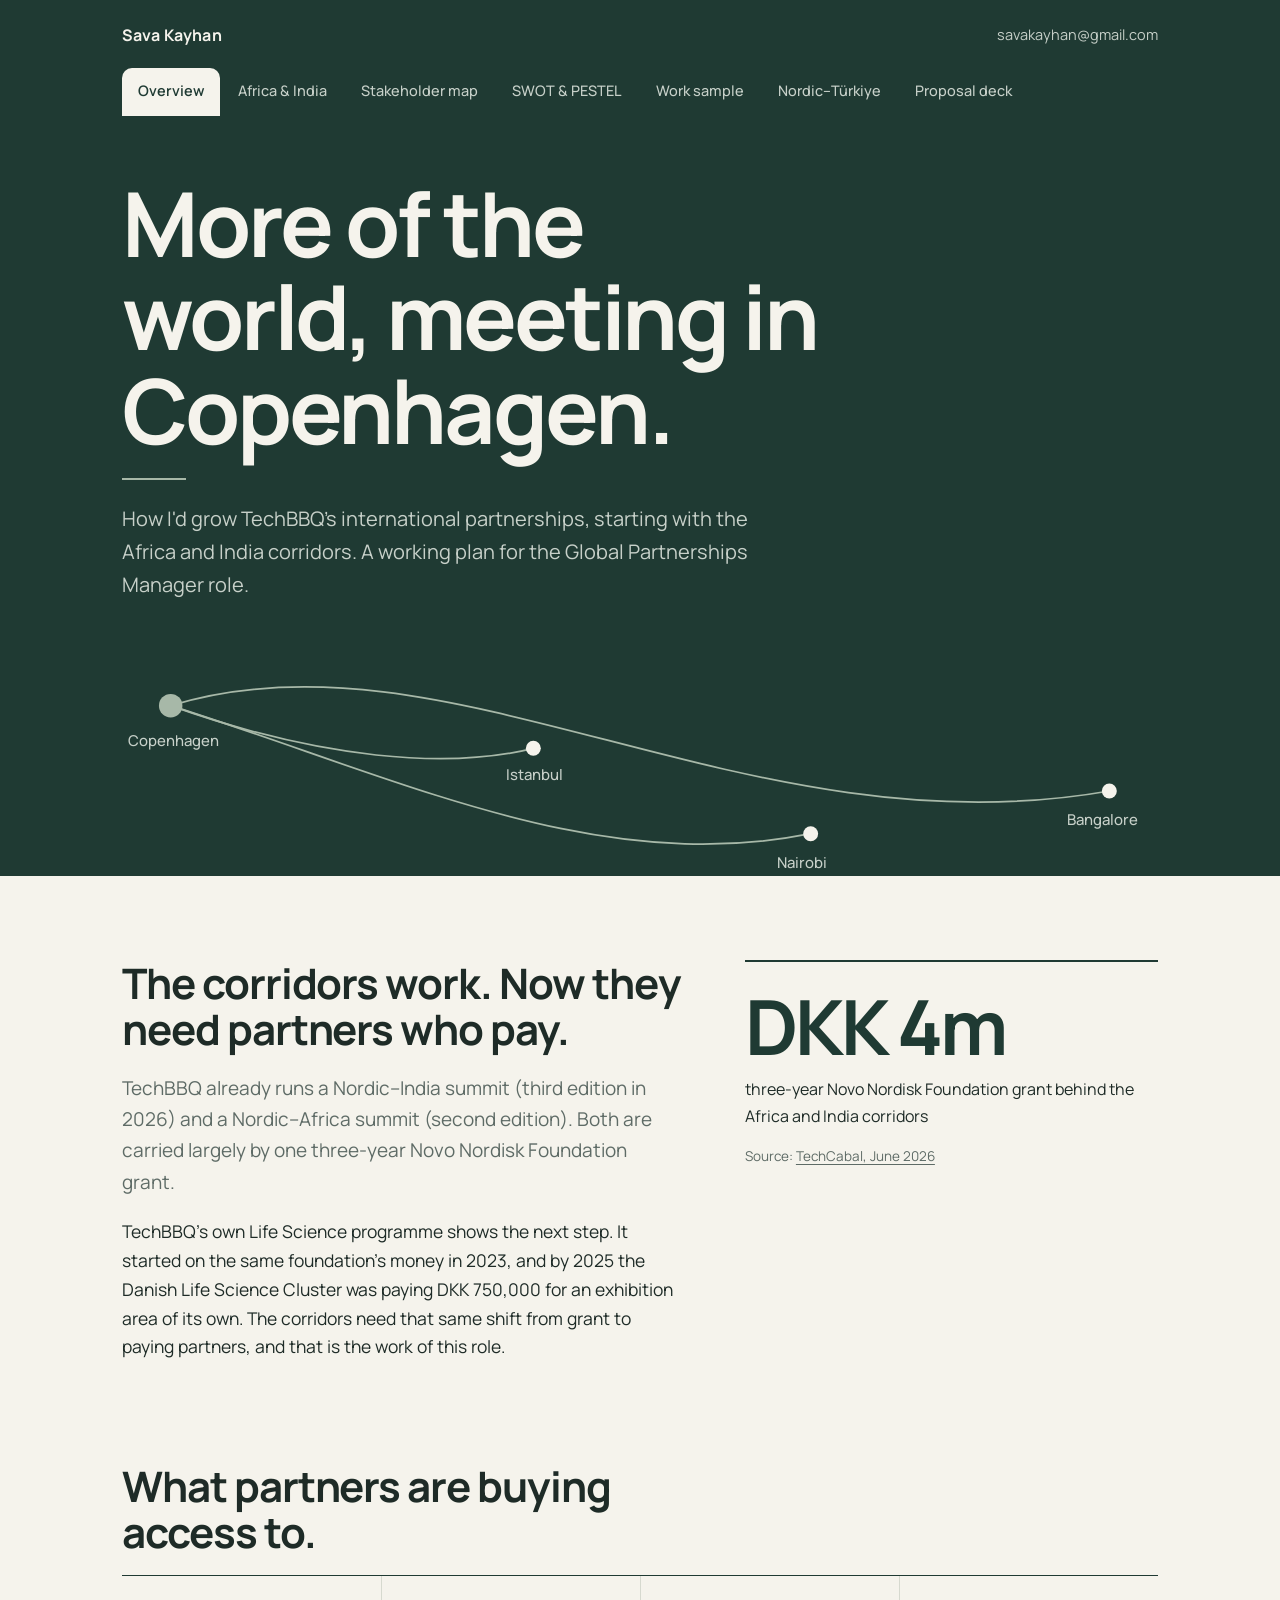
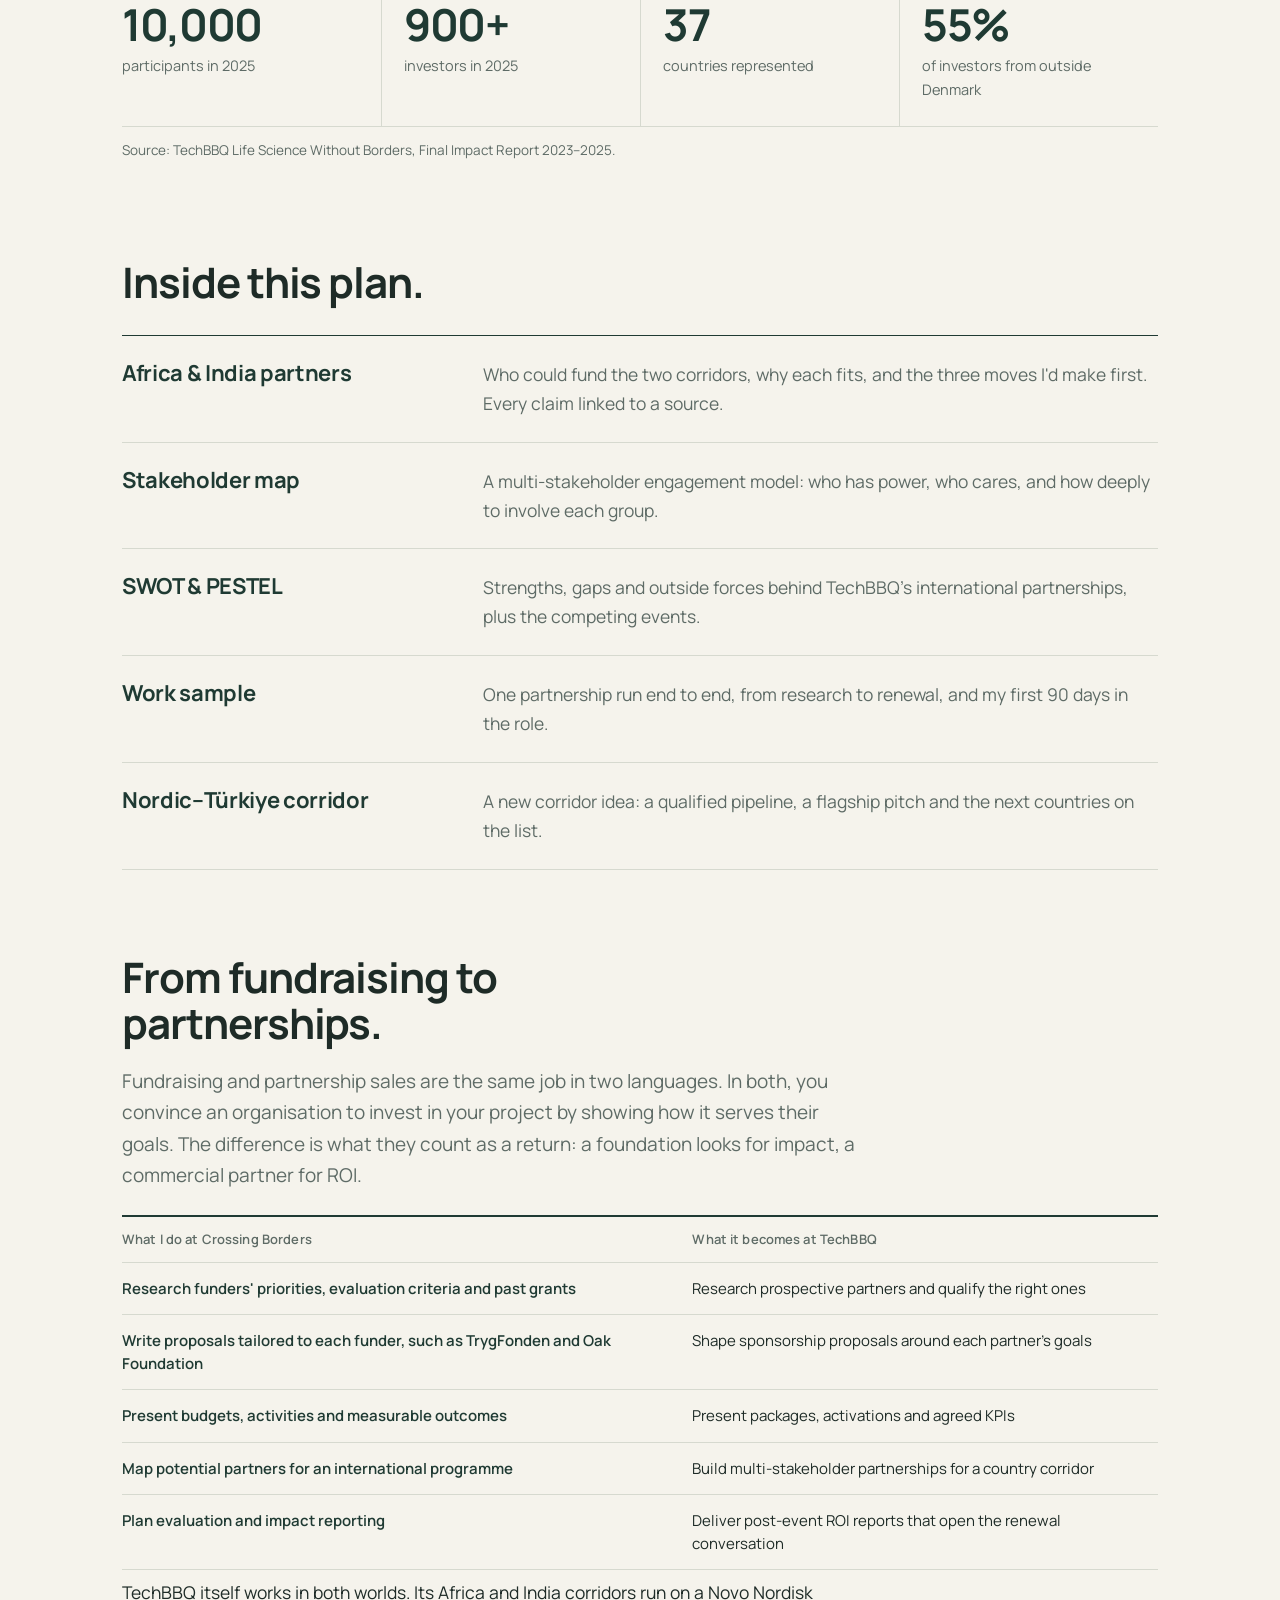
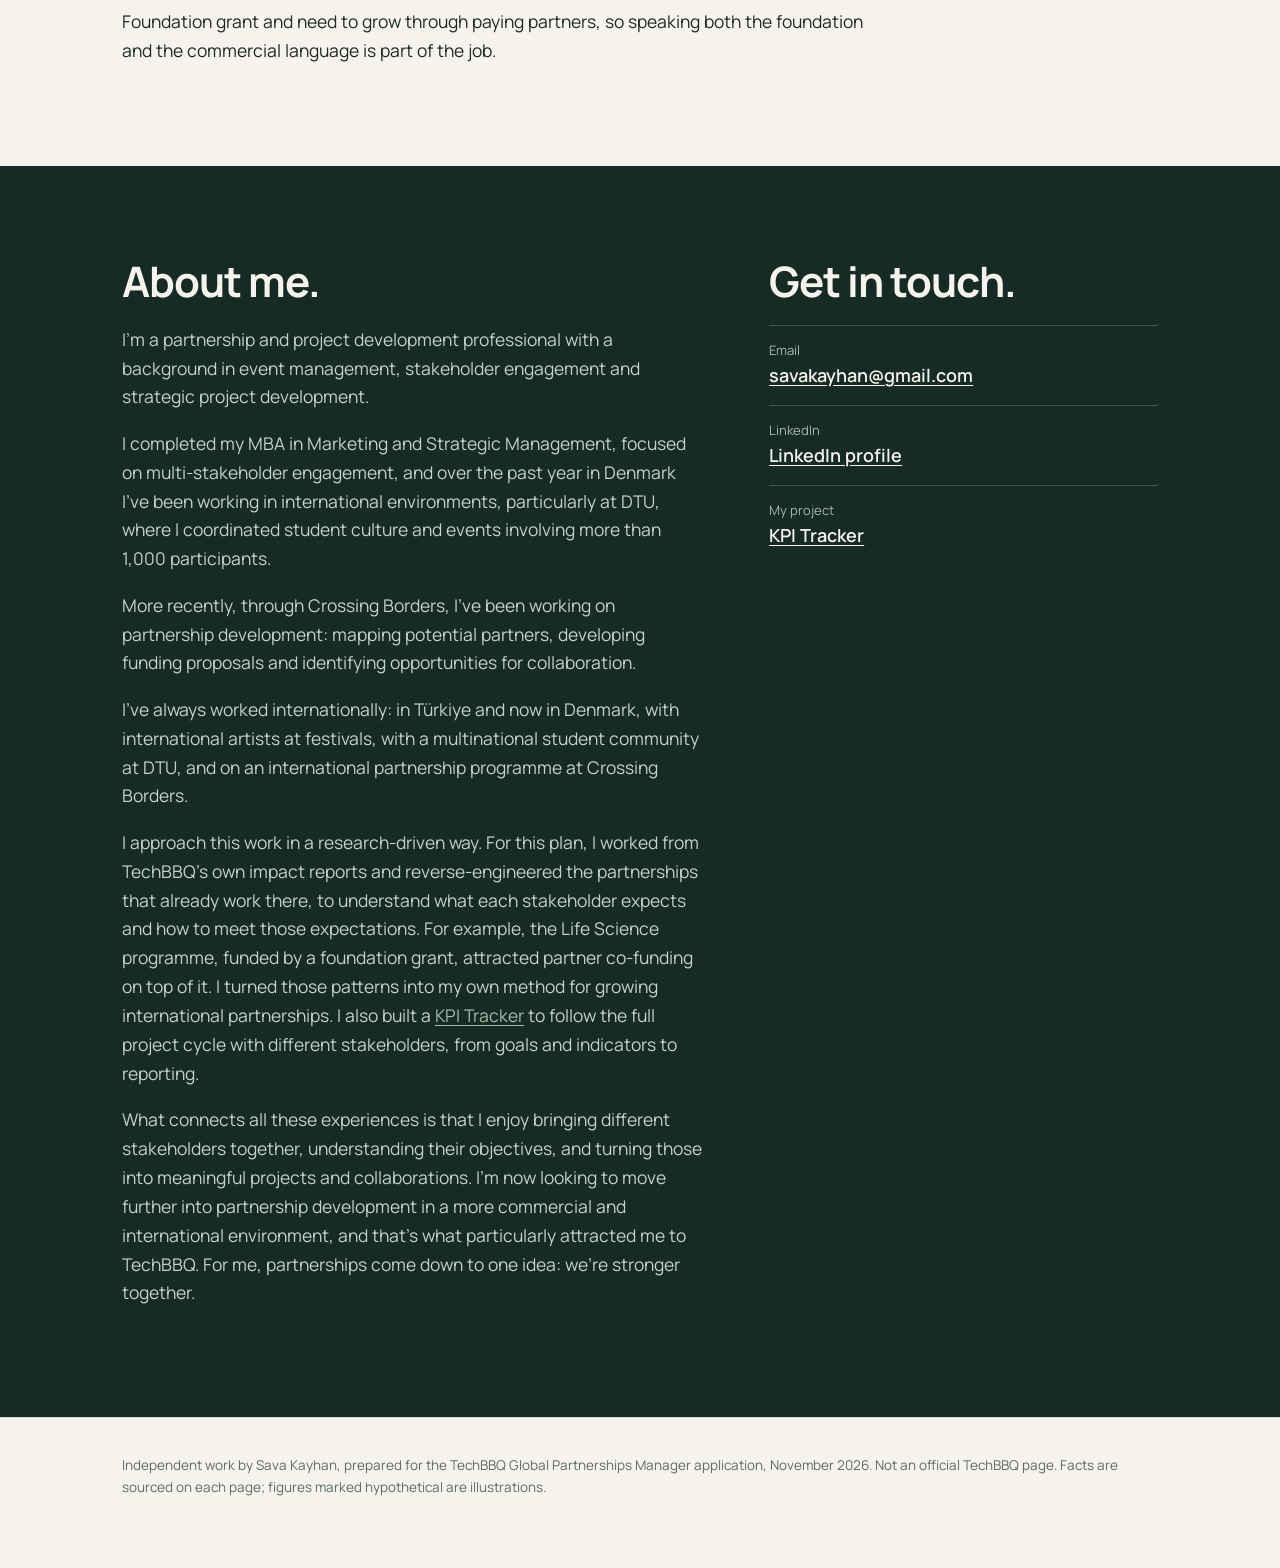
<file: index.html>
<!DOCTYPE html>
<html lang="en">
<head>
<meta charset="utf-8">
<meta name="viewport" content="width=device-width, initial-scale=1">
<title>Sava Kayhan · TechBBQ partnerships plan</title>
<meta name="description" content="How Sava Kayhan would grow TechBBQ's international partnerships: a working plan for the Global Partnerships Manager role.">
<link rel="preconnect" href="https://fonts.googleapis.com">
<link rel="preconnect" href="https://fonts.gstatic.com" crossorigin>
<link href="https://fonts.googleapis.com/css2?family=Manrope:wght@400;500;600;700;800&display=swap" rel="stylesheet">
<link rel="stylesheet" href="style.css">
</head>
<body>
<a class="skip" href="#main">Skip to content</a>
<header class="topbar">
  <div class="wrap">
    <div class="row">
      <a class="me" href="index.html">Sava Kayhan</a>
      <a class="contact" href="mailto:savakayhan@gmail.com">savakayhan@gmail.com</a>
    </div>
    <nav class="tabs" aria-label="Pages">
      <a href="index.html" aria-current="page">Overview</a>
      <a href="corridors.html">Africa & India</a>
      <a href="stakeholders.html">Stakeholder map</a>
      <a href="analysis.html">SWOT & PESTEL</a>
      <a href="work-sample.html">Work sample</a>
      <a href="turkiye.html">Nordic–Türkiye</a>
      <a href="deck.html">Proposal deck</a>
    </nav>
  </div>
</header>
<div class="pagehead hero">
  <div class="wrap">
    <h1>More of the world, meeting in Copenhagen.</h1>
    <p>How I'd grow TechBBQ's international partnerships, starting with the Africa and India corridors. A working plan for the Global Partnerships Manager role.</p>
  </div>
  <svg class="routes" viewBox="0 0 1200 230" role="img" aria-labelledby="rt">
    <title id="rt">Routes from Copenhagen to Istanbul, Nairobi and Bangalore</title>
    <path class="path" d="M160 70 C 420 -10, 700 210, 1040 150"/>
    <path class="path b" d="M160 70 C 380 140, 560 230, 760 190"/>
    <path class="path c" d="M160 70 C 300 120, 420 130, 500 110"/>
    <circle class="home" cx="160" cy="70" r="11"/>
    <circle cx="1040" cy="150" r="7"/><circle cx="760" cy="190" r="7"/><circle cx="500" cy="110" r="7"/>
    <text x="120" y="108">Copenhagen</text>
    <text x="1000" y="182">Bangalore</text>
    <text x="728" y="222">Nairobi</text>
    <text x="474" y="140">Istanbul</text>
  </svg>
</div>

<main id="main">
<section>
  <div class="wrap split">
    <div>
      <h2>The corridors work. Now they need partners who pay.</h2>
      <p class="lead">TechBBQ already runs a Nordic–India summit (third edition in 2026) and a Nordic–Africa summit (second edition). Both are carried largely by one three-year Novo Nordisk Foundation grant.</p>
      <p>TechBBQ's own Life Science programme shows the next step. It started on the same foundation's money in 2023, and by 2025 the Danish Life Science Cluster was paying DKK 750,000 for an exhibition area of its own. The corridors need that same shift from grant to paying partners, and that is the work of this role.</p>
    </div>
    <div class="stat">
      <strong>DKK 4m</strong>
      <span>three-year Novo Nordisk Foundation grant behind the Africa and India corridors</span>
      <small>Source: <a href="https://techcabal.com/2026/06/22/techbbq-grant-connect-nordic-african-startups/" style="color:inherit">TechCabal, June 2026</a></small>
    </div>
  </div>
</section>

<section>
  <div class="wrap">
    <h2>What partners are buying access to.</h2>
    <div class="numbers">
      <div><b>10,000</b><span>participants in 2025</span></div>
      <div><b>900+</b><span>investors in 2025</span></div>
      <div><b>37</b><span>countries represented</span></div>
      <div><b>55%</b><span>of investors from outside Denmark</span></div>
    </div>
    <p class="src" style="margin-top:12px">Source: TechBBQ Life Science Without Borders, Final Impact Report 2023–2025.</p>
  </div>
</section>

<section>
  <div class="wrap">
    <h2>Inside this plan.</h2>
    <ul class="pages">
      <li><a href="corridors.html"><b>Africa &amp; India partners</b><span>Who could fund the two corridors, why each fits, and the three moves I'd make first. Every claim linked to a source.</span></a></li>
      <li><a href="stakeholders.html"><b>Stakeholder map</b><span>A multi-stakeholder engagement model: who has power, who cares, and how deeply to involve each group.</span></a></li>
      <li><a href="analysis.html"><b>SWOT &amp; PESTEL</b><span>Strengths, gaps and outside forces behind TechBBQ's international partnerships, plus the competing events.</span></a></li>
      <li><a href="work-sample.html"><b>Work sample</b><span>One partnership run end to end, from research to renewal, and my first 90 days in the role.</span></a></li>
      <li><a href="turkiye.html"><b>Nordic–Türkiye corridor</b><span>A new corridor idea: a qualified pipeline, a flagship pitch and the next countries on the list.</span></a></li>
    </ul>
  </div>
</section>

<section>
  <div class="wrap">
    <h2>From fundraising to partnerships.</h2>
    <p class="lead">Fundraising and partnership sales are the same job in two languages. In both, you convince an organisation to invest in your project by showing how it serves their goals. The difference is what they count as a return: a foundation looks for impact, a commercial partner for ROI.</p>
    <div class="table"><table>
      <thead><tr><th>What I do at Crossing Borders</th><th>What it becomes at TechBBQ</th></tr></thead>
      <tbody>
        <tr><td>Research funders' priorities, evaluation criteria and past grants</td><td>Research prospective partners and qualify the right ones</td></tr>
        <tr><td>Write proposals tailored to each funder, such as TrygFonden and Oak Foundation</td><td>Shape sponsorship proposals around each partner's goals</td></tr>
        <tr><td>Present budgets, activities and measurable outcomes</td><td>Present packages, activations and agreed KPIs</td></tr>
        <tr><td>Map potential partners for an international programme</td><td>Build multi-stakeholder partnerships for a country corridor</td></tr>
        <tr><td>Plan evaluation and impact reporting</td><td>Deliver post-event ROI reports that open the renewal conversation</td></tr>
      </tbody>
    </table></div>
    <p>TechBBQ itself works in both worlds. Its Africa and India corridors run on a Novo Nordisk Foundation grant and need to grow through paying partners, so speaking both the foundation and the commercial language is part of the job.</p>
  </div>
</section>

<section class="dark" id="about">
  <div class="wrap about">
    <div>
      <h2>About me.</h2>
      <p>I'm a partnership and project development professional with a background in event management, stakeholder engagement and strategic project development.</p>
      <p>I completed my MBA in Marketing and Strategic Management, focused on multi-stakeholder engagement, and over the past year in Denmark I've been working in international environments, particularly at DTU, where I coordinated student culture and events involving more than 1,000 participants.</p>
      <p>More recently, through Crossing Borders, I've been working on partnership development: mapping potential partners, developing funding proposals and identifying opportunities for collaboration.</p>
      <p>I've always worked internationally: in Türkiye and now in Denmark, with international artists at festivals, with a multinational student community at DTU, and on an international partnership programme at Crossing Borders.</p>
      <p>I approach this work in a research-driven way. For this plan, I worked from TechBBQ's own impact reports and reverse-engineered the partnerships that already work there, to understand what each stakeholder expects and how to meet those expectations. For example, the Life Science programme, funded by a foundation grant, attracted partner co-funding on top of it. I turned those patterns into my own method for growing international partnerships. I also built a <a href="https://savakayhan-1.github.io/kpi-tracker/" style="color:var(--sage)">KPI Tracker</a> to follow the full project cycle with different stakeholders, from goals and indicators to reporting.</p>
      <p>What connects all these experiences is that I enjoy bringing different stakeholders together, understanding their objectives, and turning those into meaningful projects and collaborations. I'm now looking to move further into partnership development in a more commercial and international environment, and that's what particularly attracted me to TechBBQ. For me, partnerships come down to one idea: we're stronger together.</p>
    </div>
    <div>
      <h2>Get in touch.</h2>
      <ul class="contact-links">
        <li><small>Email</small><a href="mailto:savakayhan@gmail.com">savakayhan@gmail.com</a></li>
        <li><small>LinkedIn</small><a href="https://www.linkedin.com/in/sava-k-347822322/">LinkedIn profile</a></li>
        <li><small>My project</small><a href="https://savakayhan-1.github.io/kpi-tracker/">KPI Tracker</a></li>
      </ul>
    </div>
  </div>
</section>
</main>
<footer>
  <div class="wrap">
    <p>Independent work by Sava Kayhan, prepared for the TechBBQ Global Partnerships Manager application, November 2026. Not an official TechBBQ page. Facts are sourced on each page; figures marked hypothetical are illustrations.</p>
  </div>
</footer>
</body>
</html>
</file>
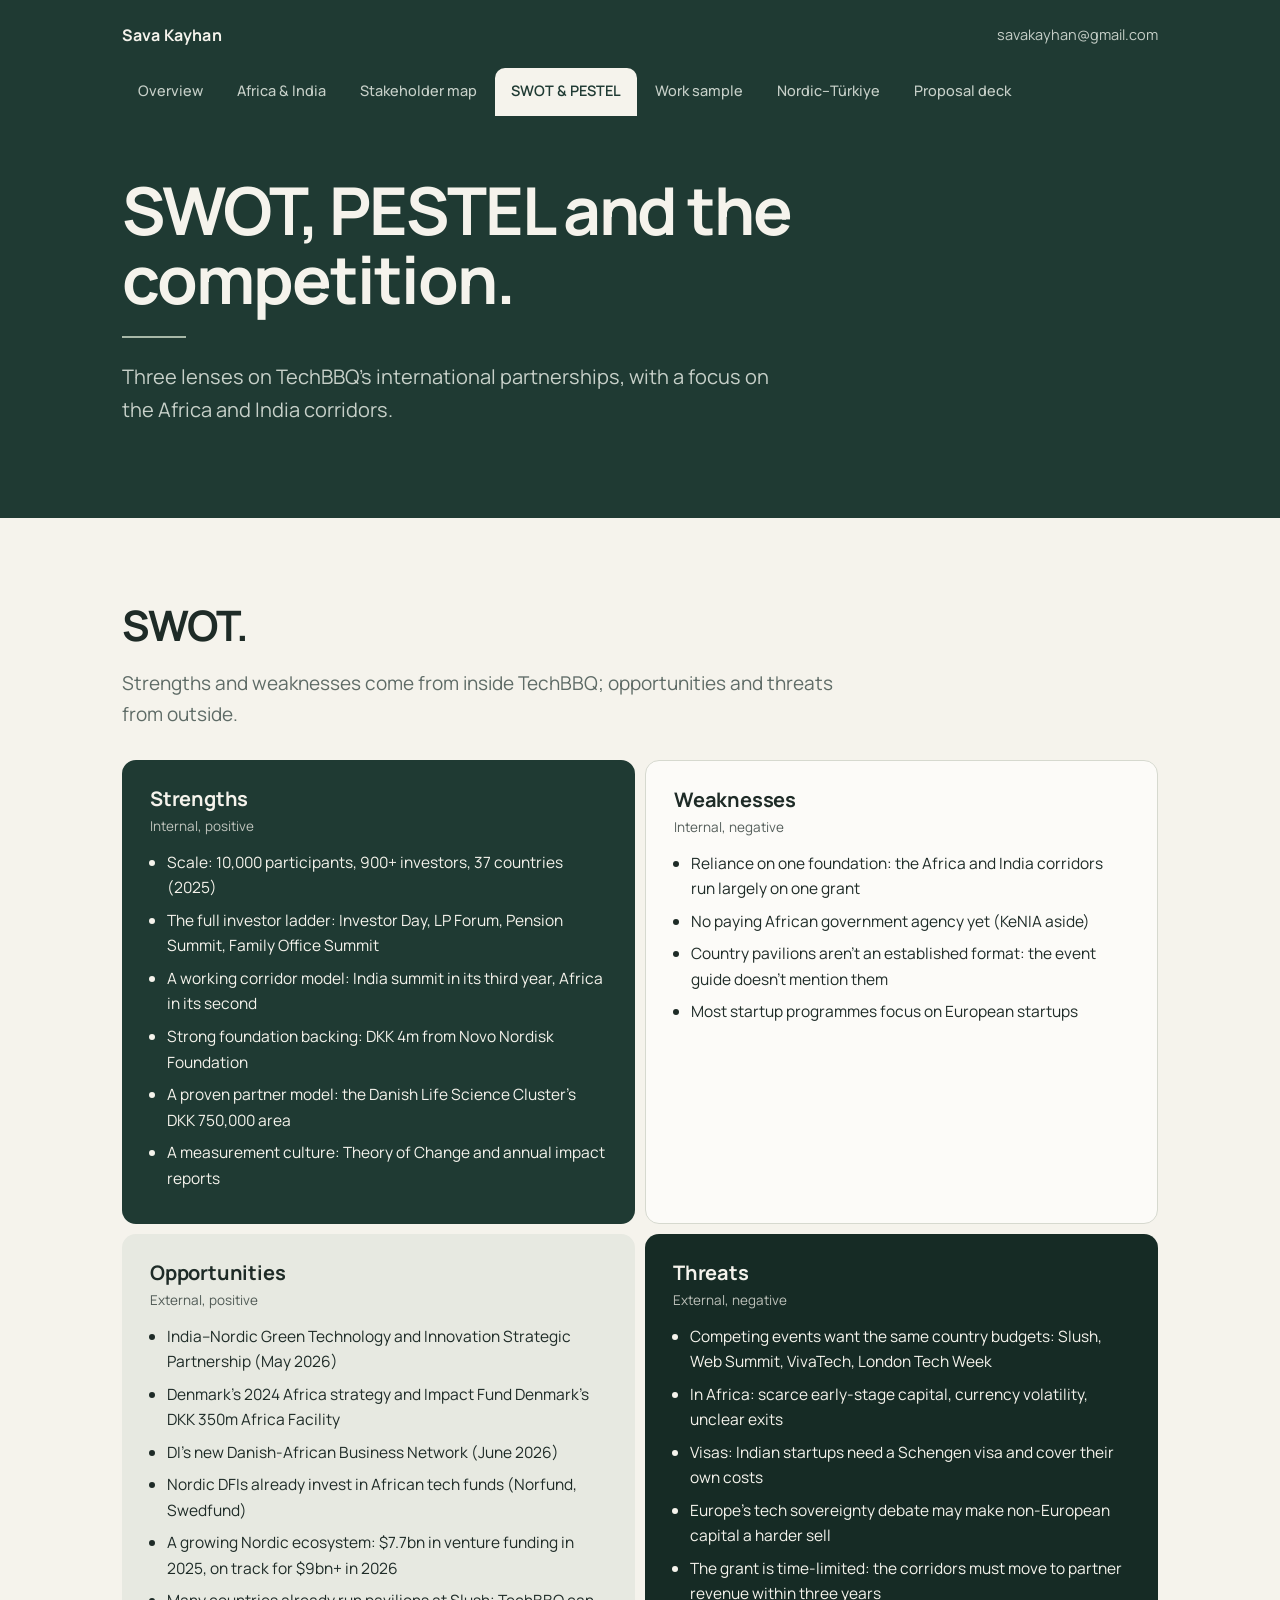
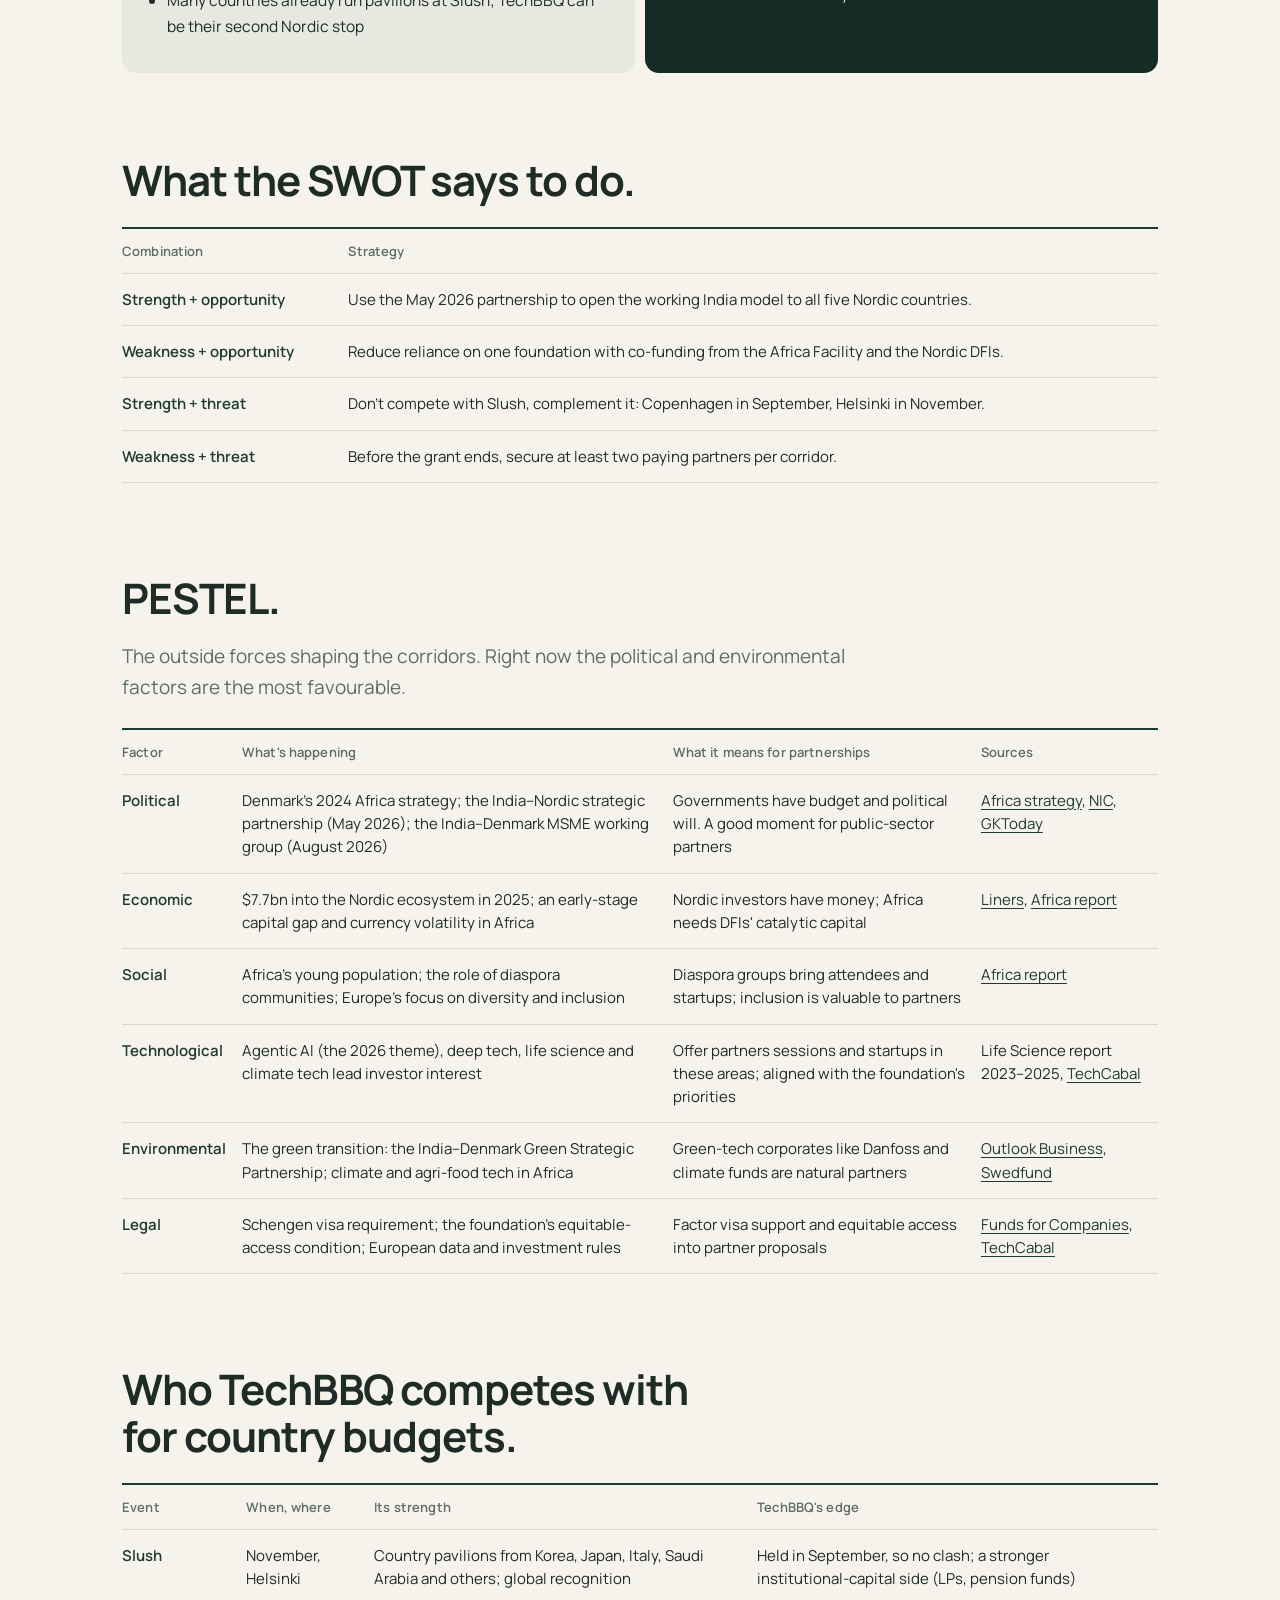
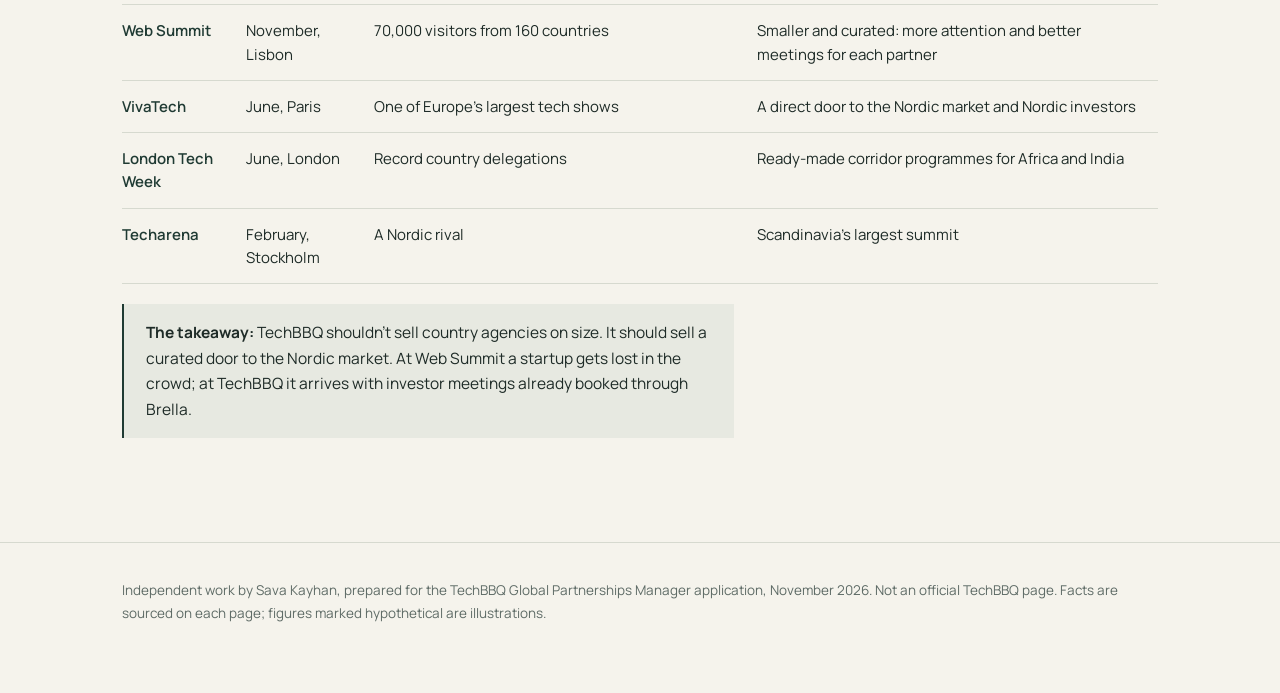
<file: analysis.html>
<!DOCTYPE html>
<html lang="en">
<head>
<meta charset="utf-8">
<meta name="viewport" content="width=device-width, initial-scale=1">
<title>Strategic analysis · Sava Kayhan</title>
<meta name="description" content="How Sava Kayhan would grow TechBBQ's international partnerships: a working plan for the Global Partnerships Manager role.">
<link rel="preconnect" href="https://fonts.googleapis.com">
<link rel="preconnect" href="https://fonts.gstatic.com" crossorigin>
<link href="https://fonts.googleapis.com/css2?family=Manrope:wght@400;500;600;700;800&display=swap" rel="stylesheet">
<link rel="stylesheet" href="style.css">
</head>
<body>
<a class="skip" href="#main">Skip to content</a>
<header class="topbar">
  <div class="wrap">
    <div class="row">
      <a class="me" href="index.html">Sava Kayhan</a>
      <a class="contact" href="mailto:savakayhan@gmail.com">savakayhan@gmail.com</a>
    </div>
    <nav class="tabs" aria-label="Pages">
      <a href="index.html">Overview</a>
      <a href="corridors.html">Africa & India</a>
      <a href="stakeholders.html">Stakeholder map</a>
      <a href="analysis.html" aria-current="page">SWOT & PESTEL</a>
      <a href="work-sample.html">Work sample</a>
      <a href="turkiye.html">Nordic–Türkiye</a>
      <a href="deck.html">Proposal deck</a>
    </nav>
  </div>
</header>
<div class="pagehead">
  <div class="wrap">
    <h1>SWOT, PESTEL and the competition.</h1>
    <p>Three lenses on TechBBQ's international partnerships, with a focus on the Africa and India corridors.</p>
  </div>
</div>

<main id="main">
<section>
  <div class="wrap">
    <h2>SWOT.</h2>
    <p class="lead">Strengths and weaknesses come from inside TechBBQ; opportunities and threats from outside.</p>
    <div class="swot">
      <div class="s"><h3>Strengths</h3><p class="sub">Internal, positive</p><ul>
        <li>Scale: 10,000 participants, 900+ investors, 37 countries (2025)</li>
        <li>The full investor ladder: Investor Day, LP Forum, Pension Summit, Family Office Summit</li>
        <li>A working corridor model: India summit in its third year, Africa in its second</li>
        <li>Strong foundation backing: DKK 4m from Novo Nordisk Foundation</li>
        <li>A proven partner model: the Danish Life Science Cluster's DKK 750,000 area</li>
        <li>A measurement culture: Theory of Change and annual impact reports</li></ul></div>
      <div class="w"><h3>Weaknesses</h3><p class="sub">Internal, negative</p><ul>
        <li>Reliance on one foundation: the Africa and India corridors run largely on one grant</li>
        <li>No paying African government agency yet (KeNIA aside)</li>
        <li>Country pavilions aren't an established format: the event guide doesn't mention them</li>
        <li>Most startup programmes focus on European startups</li></ul></div>
      <div class="o"><h3>Opportunities</h3><p class="sub">External, positive</p><ul>
        <li>India–Nordic Green Technology and Innovation Strategic Partnership (May 2026)</li>
        <li>Denmark's 2024 Africa strategy and Impact Fund Denmark's DKK 350m Africa Facility</li>
        <li>DI's new Danish-African Business Network (June 2026)</li>
        <li>Nordic DFIs already invest in African tech funds (Norfund, Swedfund)</li>
        <li>A growing Nordic ecosystem: $7.7bn in venture funding in 2025, on track for $9bn+ in 2026</li>
        <li>Many countries already run pavilions at Slush; TechBBQ can be their second Nordic stop</li></ul></div>
      <div class="t"><h3>Threats</h3><p class="sub">External, negative</p><ul>
        <li>Competing events want the same country budgets: Slush, Web Summit, VivaTech, London Tech Week</li>
        <li>In Africa: scarce early-stage capital, currency volatility, unclear exits</li>
        <li>Visas: Indian startups need a Schengen visa and cover their own costs</li>
        <li>Europe's tech sovereignty debate may make non-European capital a harder sell</li>
        <li>The grant is time-limited: the corridors must move to partner revenue within three years</li></ul></div>
    </div>
  </div>
</section>

<section>
  <div class="wrap">
    <h2>What the SWOT says to do.</h2>
    <div class="table"><table>
      <thead><tr><th>Combination</th><th>Strategy</th></tr></thead>
      <tbody>
        <tr><td>Strength + opportunity</td><td>Use the May 2026 partnership to open the working India model to all five Nordic countries.</td></tr>
        <tr><td>Weakness + opportunity</td><td>Reduce reliance on one foundation with co-funding from the Africa Facility and the Nordic DFIs.</td></tr>
        <tr><td>Strength + threat</td><td>Don't compete with Slush, complement it: Copenhagen in September, Helsinki in November.</td></tr>
        <tr><td>Weakness + threat</td><td>Before the grant ends, secure at least two paying partners per corridor.</td></tr>
      </tbody>
    </table></div>
  </div>
</section>

<section>
  <div class="wrap">
    <h2>PESTEL.</h2>
    <p class="lead">The outside forces shaping the corridors. Right now the political and environmental factors are the most favourable.</p>
    <div class="table"><table>
      <thead><tr><th>Factor</th><th>What's happening</th><th>What it means for partnerships</th><th>Sources</th></tr></thead>
      <tbody>
        <tr><td>Political</td><td>Denmark's 2024 Africa strategy; the India–Nordic strategic partnership (May 2026); the India–Denmark MSME working group (August 2026)</td><td>Governments have budget and political will. A good moment for public-sector partners</td><td><a href="https://um.dk/en/-/media/websites/umen/foreign-policy/africas-century/af-strategi_2024_ver-uk_sider.ashx">Africa strategy</a>, <a href="https://informatics.nic.in/files/websites/july-2026/india-nordic-partnership-to-drive-collaboration-in-digital-innovation-emerging-technologies-and-green-tech.php">NIC</a>, <a href="https://www.gktoday.in/india-and-denmark-hold-msme-innovation-talks-in-copenhagen/">GKToday</a></td></tr>
        <tr><td>Economic</td><td>$7.7bn into the Nordic ecosystem in 2025; an early-stage capital gap and currency volatility in Africa</td><td>Nordic investors have money; Africa needs DFIs' catalytic capital</td><td><a href="https://liners.com/news/techbbq-620k-grant-nordic-investors-african-startups">Liners</a>, <a href="https://techbbq.dk/wp-content/uploads/2026/07/2025_-Nordic-Africa-_Report_TechBBQ.pdf">Africa report</a></td></tr>
        <tr><td>Social</td><td>Africa's young population; the role of diaspora communities; Europe's focus on diversity and inclusion</td><td>Diaspora groups bring attendees and startups; inclusion is valuable to partners</td><td><a href="https://techbbq.dk/wp-content/uploads/2026/07/2025_-Nordic-Africa-_Report_TechBBQ.pdf">Africa report</a></td></tr>
        <tr><td>Technological</td><td>Agentic AI (the 2026 theme), deep tech, life science and climate tech lead investor interest</td><td>Offer partners sessions and startups in these areas; aligned with the foundation's priorities</td><td>Life Science report 2023–2025, <a href="https://techcabal.com/?p=190701">TechCabal</a></td></tr>
        <tr><td>Environmental</td><td>The green transition: the India–Denmark Green Strategic Partnership; climate and agri-food tech in Africa</td><td>Green-tech corporates like Danfoss and climate funds are natural partners</td><td><a href="https://www.outlookbusiness.com/economy-and-policy/denmark-keen-to-expand-green-investments-in-india-say-idcc-co-heads-2">Outlook Business</a>, <a href="https://www.swedfund.se/en/om-swedfund/nyheter">Swedfund</a></td></tr>
        <tr><td>Legal</td><td>Schengen visa requirement; the foundation's equitable-access condition; European data and investment rules</td><td>Factor visa support and equitable access into partner proposals</td><td><a href="https://fundsforcompanies.fundsforngos.org/?p=139814">Funds for Companies</a>, <a href="https://techcabal.com/?p=190701">TechCabal</a></td></tr>
      </tbody>
    </table></div>
  </div>
</section>

<section>
  <div class="wrap">
    <h2>Who TechBBQ competes with for country budgets.</h2>
    <div class="table"><table>
      <thead><tr><th>Event</th><th>When, where</th><th>Its strength</th><th>TechBBQ's edge</th></tr></thead>
      <tbody>
        <tr><td>Slush</td><td>November, Helsinki</td><td>Country pavilions from Korea, Japan, Italy, Saudi Arabia and others; global recognition</td><td>Held in September, so no clash; a stronger institutional-capital side (LPs, pension funds)</td></tr>
        <tr><td>Web Summit</td><td>November, Lisbon</td><td>70,000 visitors from 160 countries</td><td>Smaller and curated: more attention and better meetings for each partner</td></tr>
        <tr><td>VivaTech</td><td>June, Paris</td><td>One of Europe's largest tech shows</td><td>A direct door to the Nordic market and Nordic investors</td></tr>
        <tr><td>London Tech Week</td><td>June, London</td><td>Record country delegations</td><td>Ready-made corridor programmes for Africa and India</td></tr>
        <tr><td>Techarena</td><td>February, Stockholm</td><td>A Nordic rival</td><td>Scandinavia's largest summit</td></tr>
      </tbody>
    </table></div>
    <div class="note"><b>The takeaway:</b> TechBBQ shouldn't sell country agencies on size. It should sell a curated door to the Nordic market. At Web Summit a startup gets lost in the crowd; at TechBBQ it arrives with investor meetings already booked through Brella.</div>
  </div>
</section>
</main>
<footer>
  <div class="wrap">
    <p>Independent work by Sava Kayhan, prepared for the TechBBQ Global Partnerships Manager application, November 2026. Not an official TechBBQ page. Facts are sourced on each page; figures marked hypothetical are illustrations.</p>
  </div>
</footer>
</body>
</html>
</file>
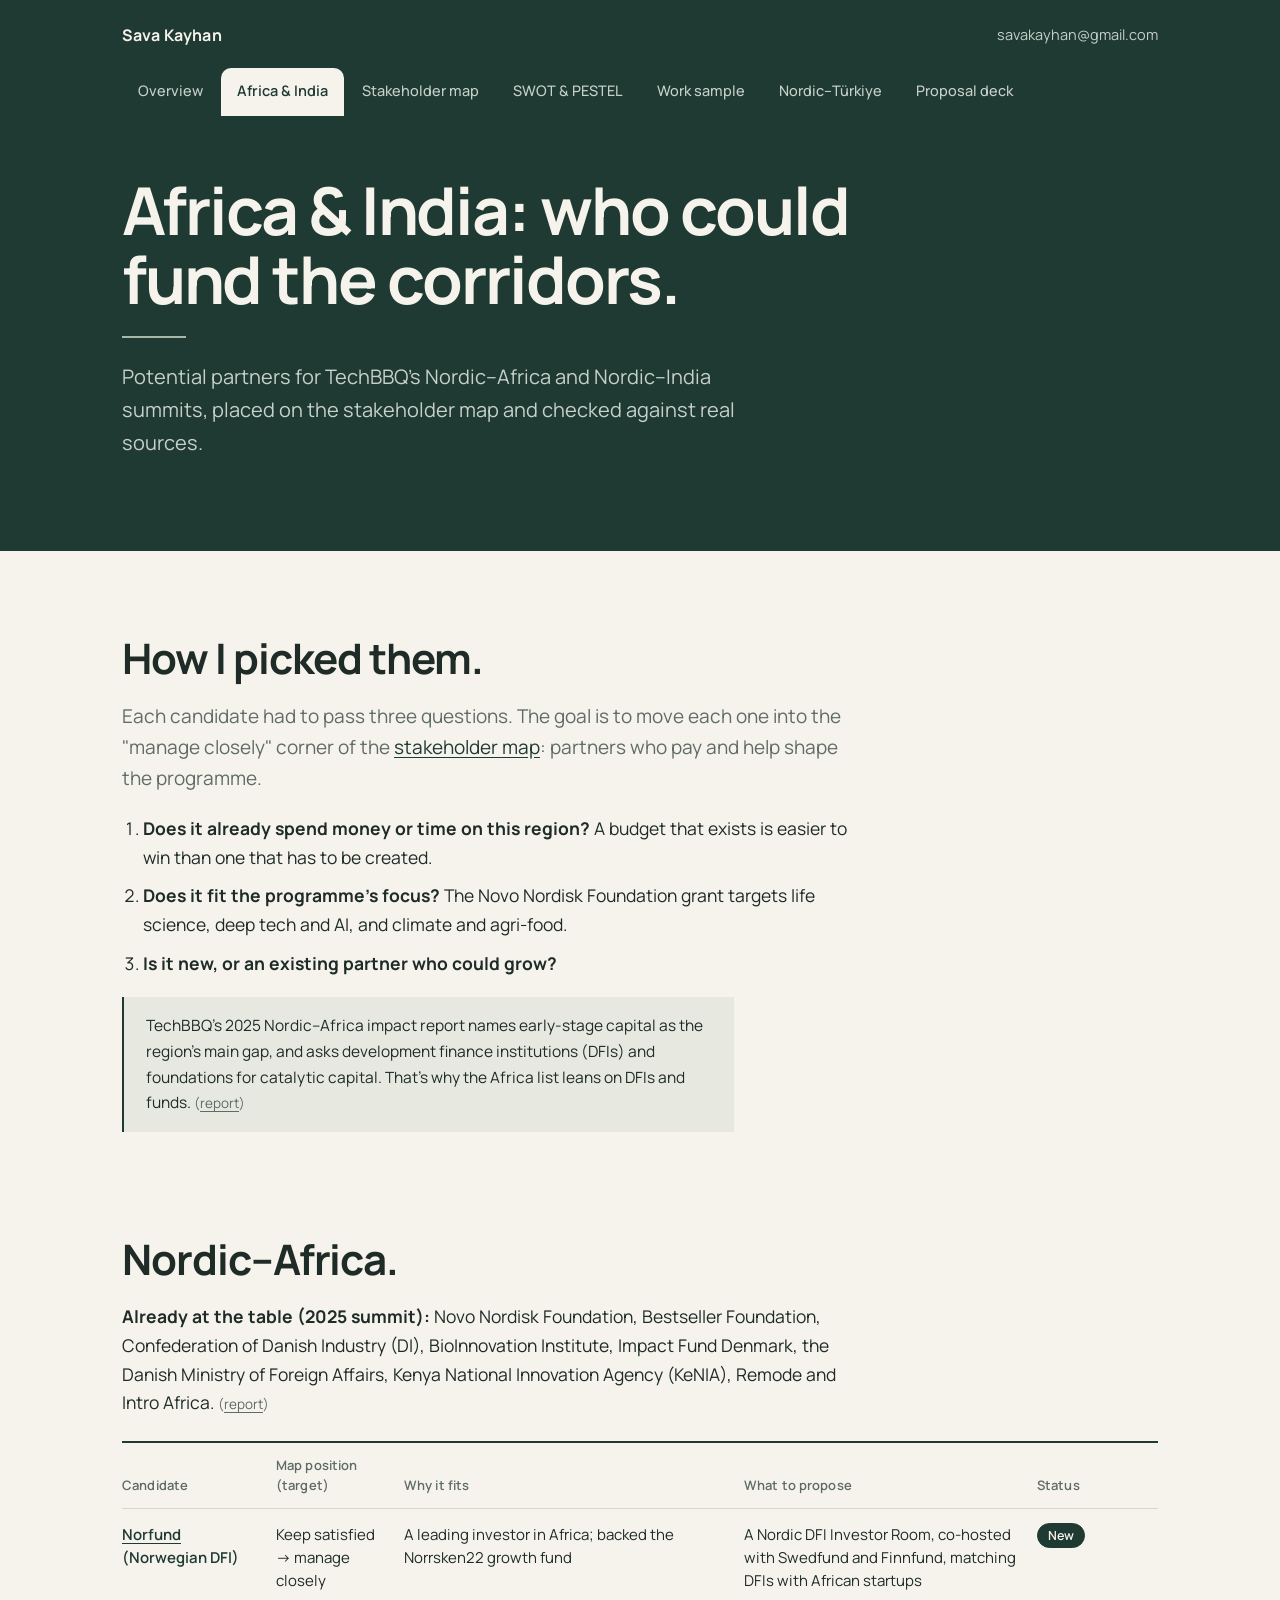
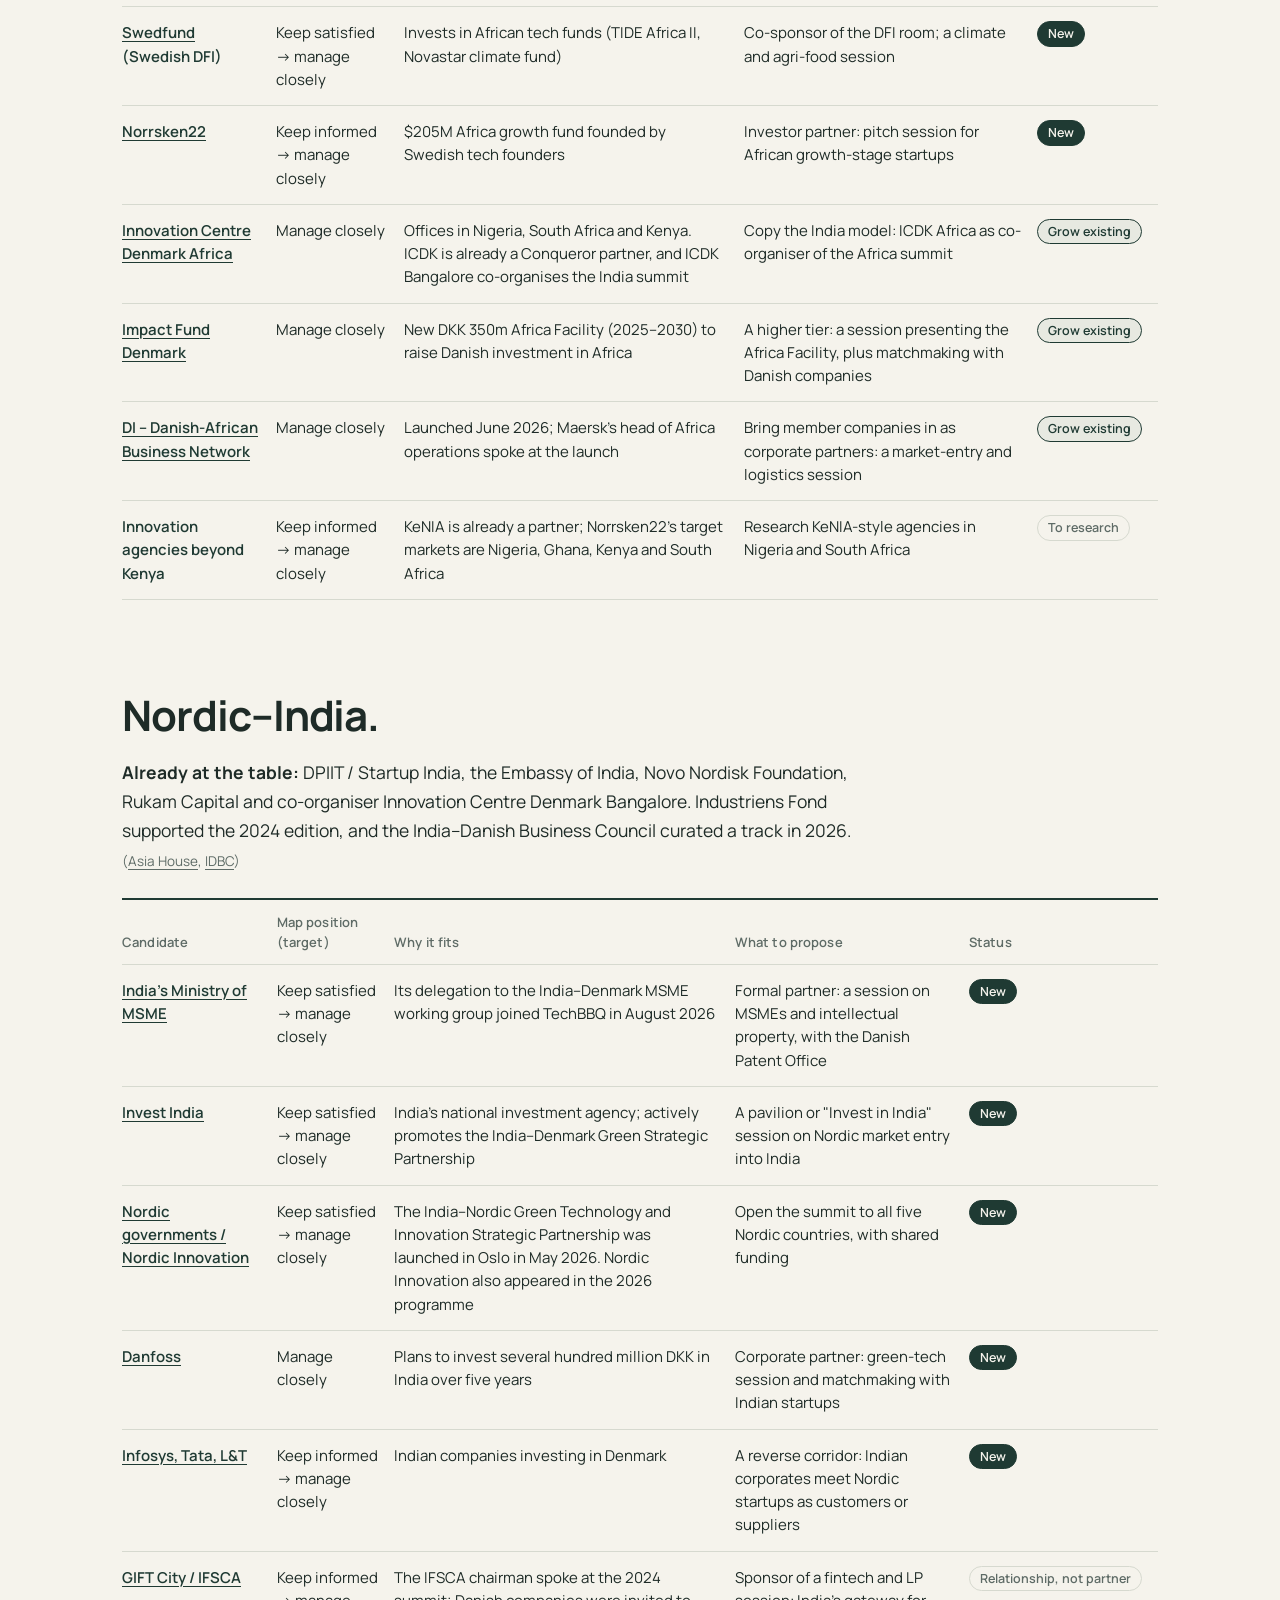
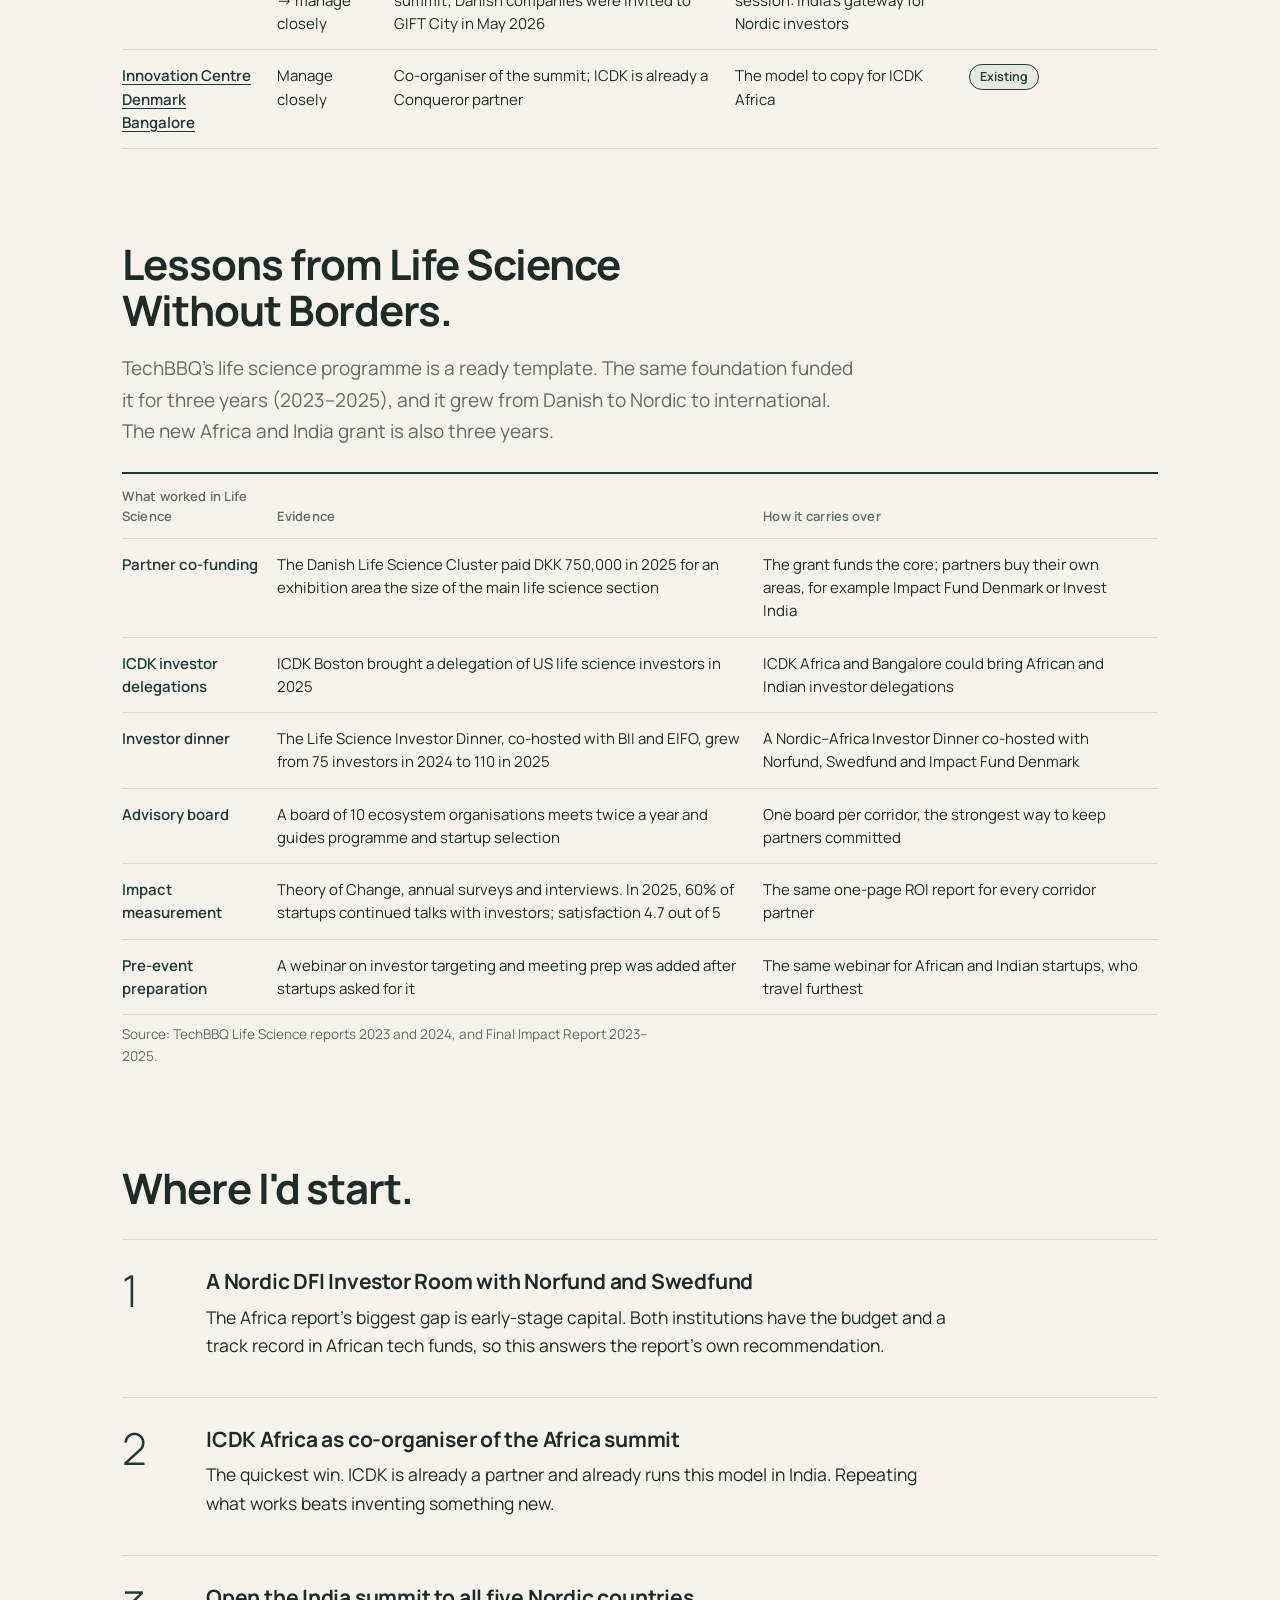
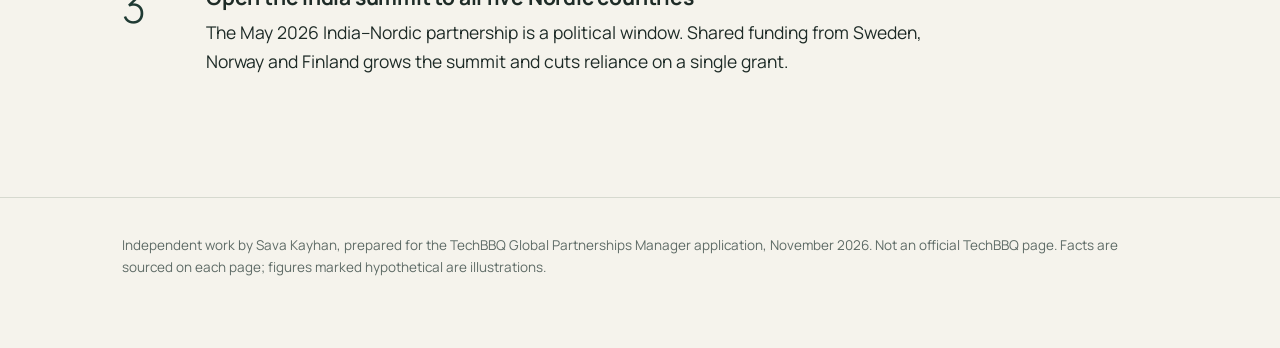
<file: corridors.html>
<!DOCTYPE html>
<html lang="en">
<head>
<meta charset="utf-8">
<meta name="viewport" content="width=device-width, initial-scale=1">
<title>Africa & India partners · Sava Kayhan</title>
<meta name="description" content="How Sava Kayhan would grow TechBBQ's international partnerships: a working plan for the Global Partnerships Manager role.">
<link rel="preconnect" href="https://fonts.googleapis.com">
<link rel="preconnect" href="https://fonts.gstatic.com" crossorigin>
<link href="https://fonts.googleapis.com/css2?family=Manrope:wght@400;500;600;700;800&display=swap" rel="stylesheet">
<link rel="stylesheet" href="style.css">
</head>
<body>
<a class="skip" href="#main">Skip to content</a>
<header class="topbar">
  <div class="wrap">
    <div class="row">
      <a class="me" href="index.html">Sava Kayhan</a>
      <a class="contact" href="mailto:savakayhan@gmail.com">savakayhan@gmail.com</a>
    </div>
    <nav class="tabs" aria-label="Pages">
      <a href="index.html">Overview</a>
      <a href="corridors.html" aria-current="page">Africa & India</a>
      <a href="stakeholders.html">Stakeholder map</a>
      <a href="analysis.html">SWOT & PESTEL</a>
      <a href="work-sample.html">Work sample</a>
      <a href="turkiye.html">Nordic–Türkiye</a>
      <a href="deck.html">Proposal deck</a>
    </nav>
  </div>
</header>
<div class="pagehead">
  <div class="wrap">
    <h1>Africa &amp; India: who could fund the corridors.</h1>
    <p>Potential partners for TechBBQ's Nordic–Africa and Nordic–India summits, placed on the stakeholder map and checked against real sources.</p>
  </div>
</div>

<main id="main">
<section>
  <div class="wrap">
    <h2>How I picked them.</h2>
    <p class="lead">Each candidate had to pass three questions. The goal is to move each one into the "manage closely" corner of the <a href="stakeholders.html">stakeholder map</a>: partners who pay and help shape the programme.</p>
    <ol class="plain">
      <li><b>Does it already spend money or time on this region?</b> A budget that exists is easier to win than one that has to be created.</li>
      <li><b>Does it fit the programme's focus?</b> The Novo Nordisk Foundation grant targets life science, deep tech and AI, and climate and agri-food.</li>
      <li><b>Is it new, or an existing partner who could grow?</b></li>
    </ol>
    <div class="note">TechBBQ's 2025 Nordic–Africa impact report names early-stage capital as the region's main gap, and asks development finance institutions (DFIs) and foundations for catalytic capital. That's why the Africa list leans on DFIs and funds. <span class="src">(<a href="https://techbbq.dk/wp-content/uploads/2026/07/2025_-Nordic-Africa-_Report_TechBBQ.pdf">report</a>)</span></div>
  </div>
</section>

<section>
  <div class="wrap">
    <h2>Nordic–Africa.</h2>
    <p><b>Already at the table (2025 summit):</b> Novo Nordisk Foundation, Bestseller Foundation, Confederation of Danish Industry (DI), BioInnovation Institute, Impact Fund Denmark, the Danish Ministry of Foreign Affairs, Kenya National Innovation Agency (KeNIA), Remode and Intro Africa. <span class="src">(<a href="https://techbbq.dk/wp-content/uploads/2026/07/2025_-Nordic-Africa-_Report_TechBBQ.pdf">report</a>)</span></p>
    <div class="table"><table>
      <thead><tr><th>Candidate</th><th>Map position (target)</th><th>Why it fits</th><th>What to propose</th><th>Status</th></tr></thead>
      <tbody>
        <tr><td><a href="https://www.norfund.no/new-tech-growth-fund-will-boost-exceptional-african-tech-entrepreneurs/">Norfund</a> (Norwegian DFI)</td><td>Keep satisfied → manage closely</td><td>A leading investor in Africa; backed the Norrsken22 growth fund</td><td>A Nordic DFI Investor Room, co-hosted with Swedfund and Finnfund, matching DFIs with African startups</td><td><span class="pill new">New</span></td></tr>
        <tr><td><a href="https://www.swedfund.se/en/about-swedfund/news/swedfund-invests-in-african-tech-entrepreneurs-and-promotes-increased-digitalisation-through-tide-africa-fund-ii">Swedfund</a> (Swedish DFI)</td><td>Keep satisfied → manage closely</td><td>Invests in African tech funds (TIDE Africa II, Novastar climate fund)</td><td>Co-sponsor of the DFI room; a climate and agri-food session</td><td><span class="pill new">New</span></td></tr>
        <tr><td><a href="https://techcrunch.com/?p=2623844">Norrsken22</a></td><td>Keep informed → manage closely</td><td>$205M Africa growth fund founded by Swedish tech founders</td><td>Investor partner: pitch session for African growth-stage startups</td><td><span class="pill new">New</span></td></tr>
        <tr><td><a href="https://icdk.dk/our-locations/africa/">Innovation Centre Denmark Africa</a></td><td>Manage closely</td><td>Offices in Nigeria, South Africa and Kenya. ICDK is already a Conqueror partner, and ICDK Bangalore co-organises the India summit</td><td>Copy the India model: ICDK Africa as co-organiser of the Africa summit</td><td><span class="pill grow">Grow existing</span></td></tr>
        <tr><td><a href="https://www.engineeringnews.co.za/article/new-financing-opportunities-in-africa-for-danish-companies-2025-08-22">Impact Fund Denmark</a></td><td>Manage closely</td><td>New DKK 350m Africa Facility (2025–2030) to raise Danish investment in Africa</td><td>A higher tier: a session presenting the Africa Facility, plus matchmaking with Danish companies</td><td><span class="pill grow">Grow existing</span></td></tr>
        <tr><td><a href="https://www.danskindustri.dk/om-di/hvad-er-di/dis-internationale-samarbejder/udviklingssamarbejde/cases/2026/if-you-missed-it-heres-what-happened-at-the-launch-of-the-danish-african-business-network/">DI – Danish-African Business Network</a></td><td>Manage closely</td><td>Launched June 2026; Maersk's head of Africa operations spoke at the launch</td><td>Bring member companies in as corporate partners: a market-entry and logistics session</td><td><span class="pill grow">Grow existing</span></td></tr>
        <tr><td>Innovation agencies beyond Kenya</td><td>Keep informed → manage closely</td><td>KeNIA is already a partner; Norrsken22's target markets are Nigeria, Ghana, Kenya and South Africa</td><td>Research KeNIA-style agencies in Nigeria and South Africa</td><td><span class="pill research">To research</span></td></tr>
      </tbody>
    </table></div>
  </div>
</section>

<section>
  <div class="wrap">
    <h2>Nordic–India.</h2>
    <p><b>Already at the table:</b> DPIIT / Startup India, the Embassy of India, Novo Nordisk Foundation, Rukam Capital and co-organiser Innovation Centre Denmark Bangalore. Industriens Fond supported the 2024 edition, and the India–Danish Business Council curated a track in 2026. <span class="src">(<a href="https://asia-house.dk/articles/bridging-nordic-and-indian-startups/">Asia House</a>, <a href="https://epaper.infinitycompliance.in/?p=44670">IDBC</a>)</span></p>
    <div class="table"><table>
      <thead><tr><th>Candidate</th><th>Map position (target)</th><th>Why it fits</th><th>What to propose</th><th>Status</th></tr></thead>
      <tbody>
        <tr><td><a href="https://www.gktoday.in/india-and-denmark-hold-msme-innovation-talks-in-copenhagen/">India's Ministry of MSME</a></td><td>Keep satisfied → manage closely</td><td>Its delegation to the India–Denmark MSME working group joined TechBBQ in August 2026</td><td>Formal partner: a session on MSMEs and intellectual property, with the Danish Patent Office</td><td><span class="pill new">New</span></td></tr>
        <tr><td><a href="https://www.investindia.gov.in/team-india-blogs/india-and-denmark-forging-sustainable-future-green-strategic-partnership">Invest India</a></td><td>Keep satisfied → manage closely</td><td>India's national investment agency; actively promotes the India–Denmark Green Strategic Partnership</td><td>A pavilion or "Invest in India" session on Nordic market entry into India</td><td><span class="pill new">New</span></td></tr>
        <tr><td><a href="https://informatics.nic.in/files/websites/july-2026/india-nordic-partnership-to-drive-collaboration-in-digital-innovation-emerging-technologies-and-green-tech.php">Nordic governments / Nordic Innovation</a></td><td>Keep satisfied → manage closely</td><td>The India–Nordic Green Technology and Innovation Strategic Partnership was launched in Oslo in May 2026. Nordic Innovation also appeared in the 2026 programme</td><td>Open the summit to all five Nordic countries, with shared funding</td><td><span class="pill new">New</span></td></tr>
        <tr><td><a href="https://www.outlookbusiness.com/economy-and-policy/denmark-keen-to-expand-green-investments-in-india-say-idcc-co-heads-2">Danfoss</a></td><td>Manage closely</td><td>Plans to invest several hundred million DKK in India over five years</td><td>Corporate partner: green-tech session and matchmaking with Indian startups</td><td><span class="pill new">New</span></td></tr>
        <tr><td><a href="https://diplomatist.com/denmark-and-india-building-a-green-strategic-future-together/">Infosys, Tata, L&amp;T</a></td><td>Keep informed → manage closely</td><td>Indian companies investing in Denmark</td><td>A reverse corridor: Indian corporates meet Nordic startups as customers or suppliers</td><td><span class="pill new">New</span></td></tr>
        <tr><td><a href="https://www.fiinews.com/2026/05/20/invest-danish-companies-invited-to-gift-city/">GIFT City / IFSCA</a></td><td>Keep informed → manage closely</td><td>The IFSCA chairman spoke at the 2024 summit; Danish companies were invited to GIFT City in May 2026</td><td>Sponsor of a fintech and LP session: India's gateway for Nordic investors</td><td><span class="pill research">Relationship, not partner</span></td></tr>
        <tr><td><a href="https://icdk.dk/our-locations/bangalore/">Innovation Centre Denmark Bangalore</a></td><td>Manage closely</td><td>Co-organiser of the summit; ICDK is already a Conqueror partner</td><td>The model to copy for ICDK Africa</td><td><span class="pill grow">Existing</span></td></tr>
      </tbody>
    </table></div>
  </div>
</section>

<section>
  <div class="wrap">
    <h2>Lessons from Life Science Without Borders.</h2>
    <p class="lead">TechBBQ's life science programme is a ready template. The same foundation funded it for three years (2023–2025), and it grew from Danish to Nordic to international. The new Africa and India grant is also three years.</p>
    <div class="table"><table>
      <thead><tr><th>What worked in Life Science</th><th>Evidence</th><th>How it carries over</th></tr></thead>
      <tbody>
        <tr><td>Partner co-funding</td><td>The Danish Life Science Cluster paid DKK 750,000 in 2025 for an exhibition area the size of the main life science section</td><td>The grant funds the core; partners buy their own areas, for example Impact Fund Denmark or Invest India</td></tr>
        <tr><td>ICDK investor delegations</td><td>ICDK Boston brought a delegation of US life science investors in 2025</td><td>ICDK Africa and Bangalore could bring African and Indian investor delegations</td></tr>
        <tr><td>Investor dinner</td><td>The Life Science Investor Dinner, co-hosted with BII and EIFO, grew from 75 investors in 2024 to 110 in 2025</td><td>A Nordic–Africa Investor Dinner co-hosted with Norfund, Swedfund and Impact Fund Denmark</td></tr>
        <tr><td>Advisory board</td><td>A board of 10 ecosystem organisations meets twice a year and guides programme and startup selection</td><td>One board per corridor, the strongest way to keep partners committed</td></tr>
        <tr><td>Impact measurement</td><td>Theory of Change, annual surveys and interviews. In 2025, 60% of startups continued talks with investors; satisfaction 4.7 out of 5</td><td>The same one-page ROI report for every corridor partner</td></tr>
        <tr><td>Pre-event preparation</td><td>A webinar on investor targeting and meeting prep was added after startups asked for it</td><td>The same webinar for African and Indian startups, who travel furthest</td></tr>
      </tbody>
    </table></div>
    <p class="src">Source: TechBBQ Life Science reports 2023 and 2024, and Final Impact Report 2023–2025.</p>
  </div>
</section>

<section>
  <div class="wrap">
    <h2>Where I'd start.</h2>
    <ol class="moves">
      <li><div><h3>A Nordic DFI Investor Room with Norfund and Swedfund</h3><p>The Africa report's biggest gap is early-stage capital. Both institutions have the budget and a track record in African tech funds, so this answers the report's own recommendation.</p></div></li>
      <li><div><h3>ICDK Africa as co-organiser of the Africa summit</h3><p>The quickest win. ICDK is already a partner and already runs this model in India. Repeating what works beats inventing something new.</p></div></li>
      <li><div><h3>Open the India summit to all five Nordic countries</h3><p>The May 2026 India–Nordic partnership is a political window. Shared funding from Sweden, Norway and Finland grows the summit and cuts reliance on a single grant.</p></div></li>
    </ol>
  </div>
</section>
</main>
<footer>
  <div class="wrap">
    <p>Independent work by Sava Kayhan, prepared for the TechBBQ Global Partnerships Manager application, November 2026. Not an official TechBBQ page. Facts are sourced on each page; figures marked hypothetical are illustrations.</p>
  </div>
</footer>
</body>
</html>
</file>
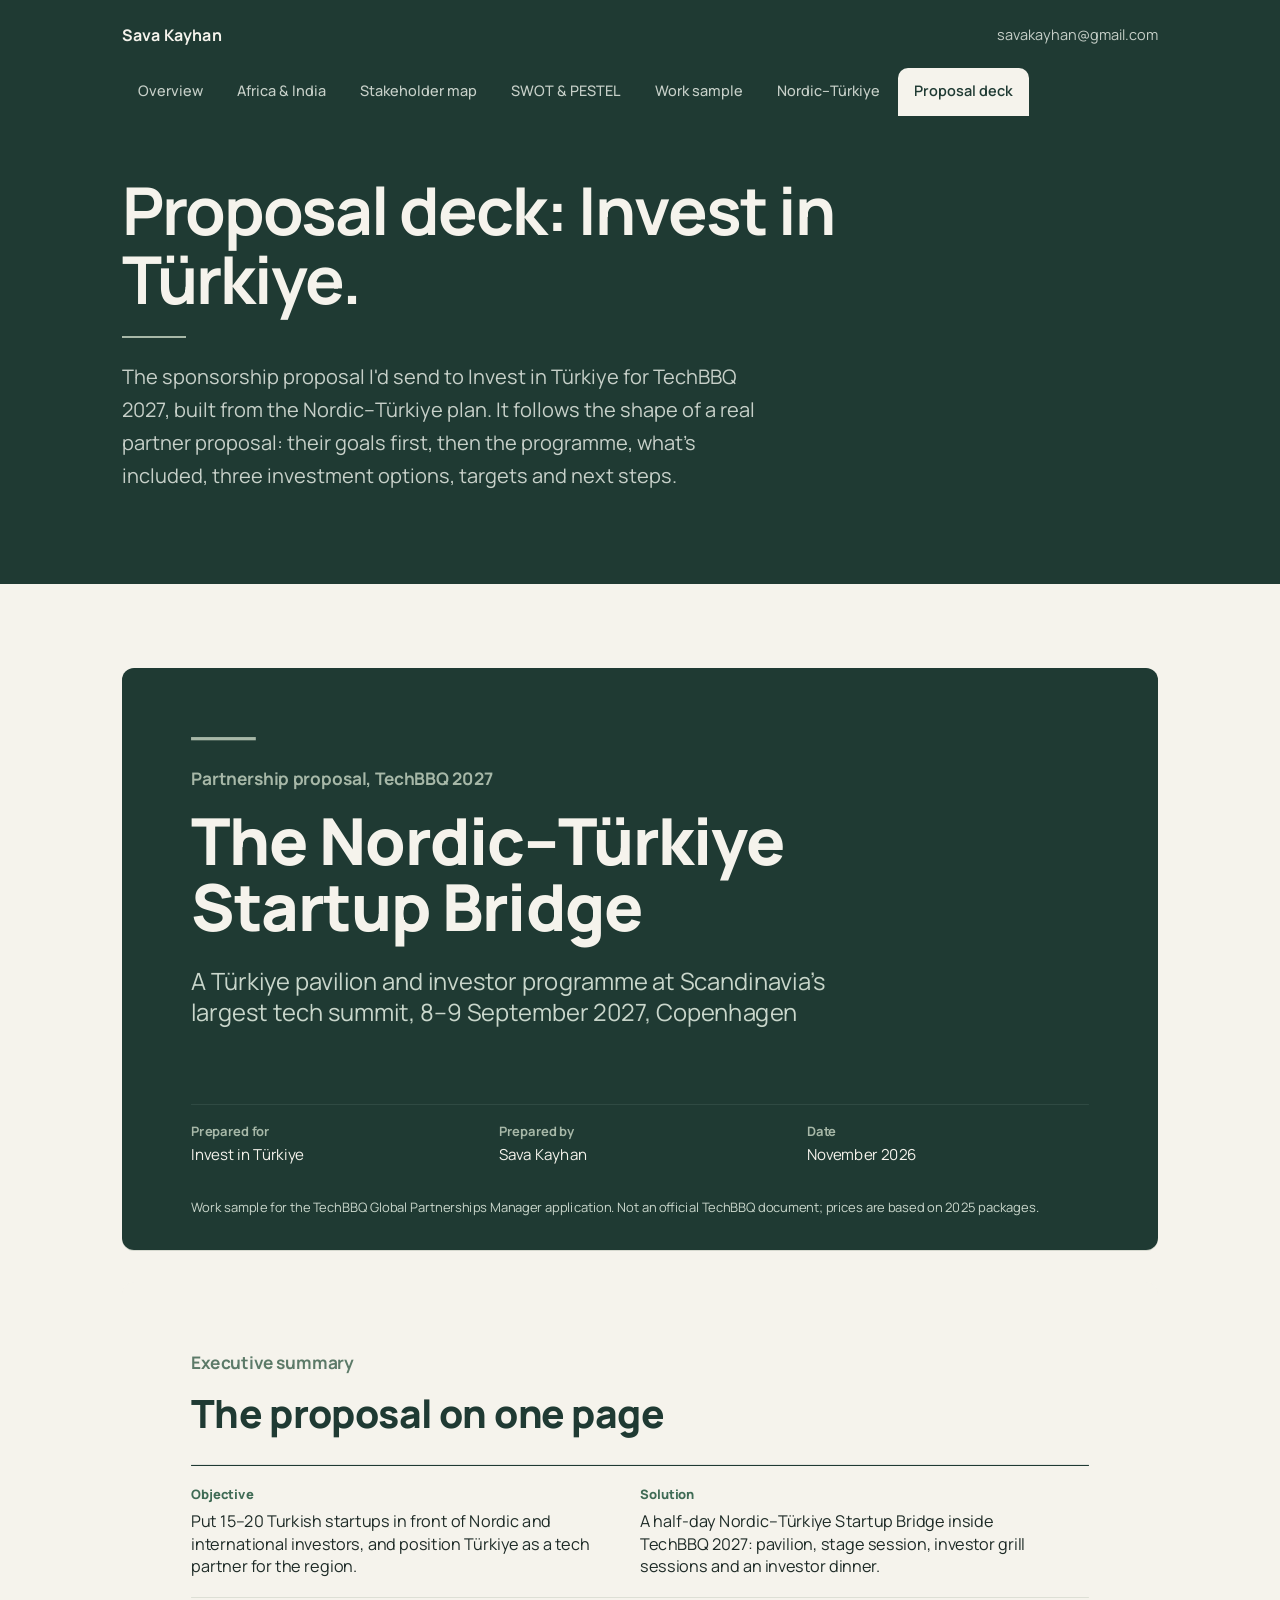
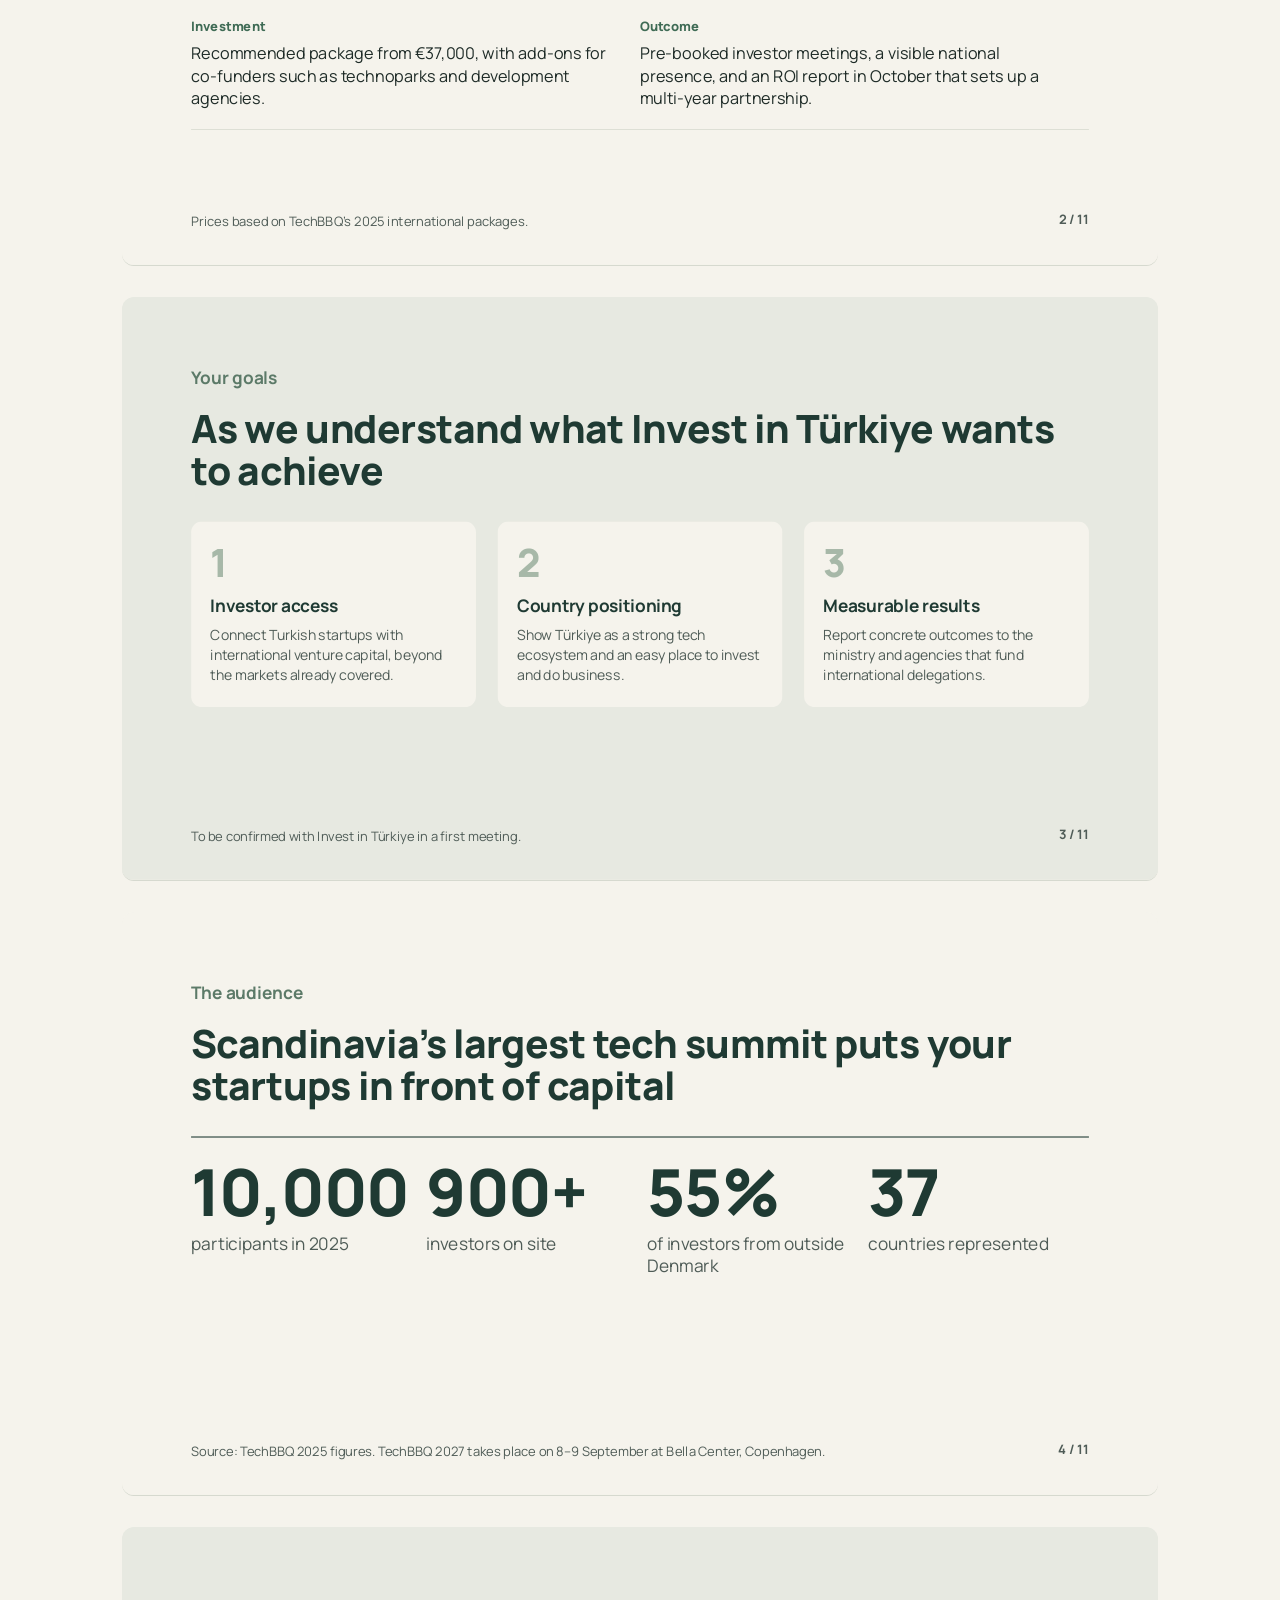
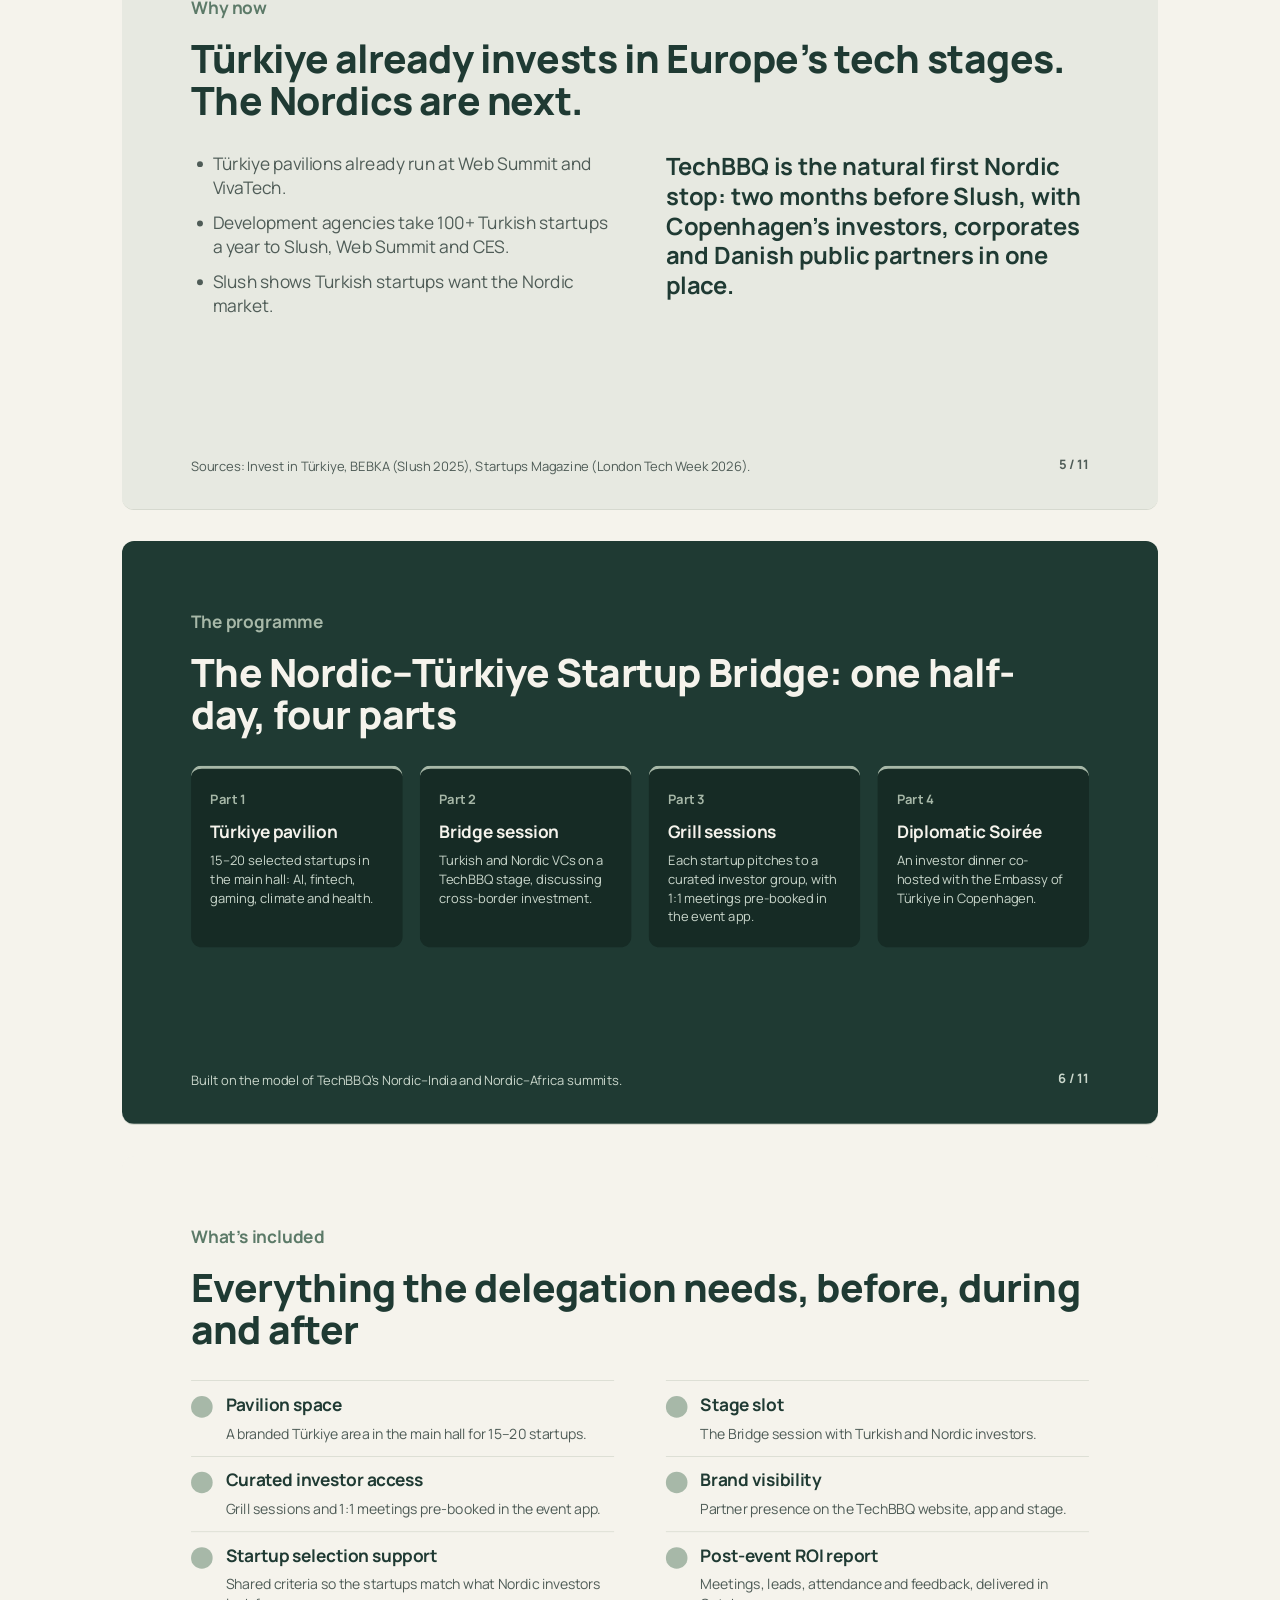
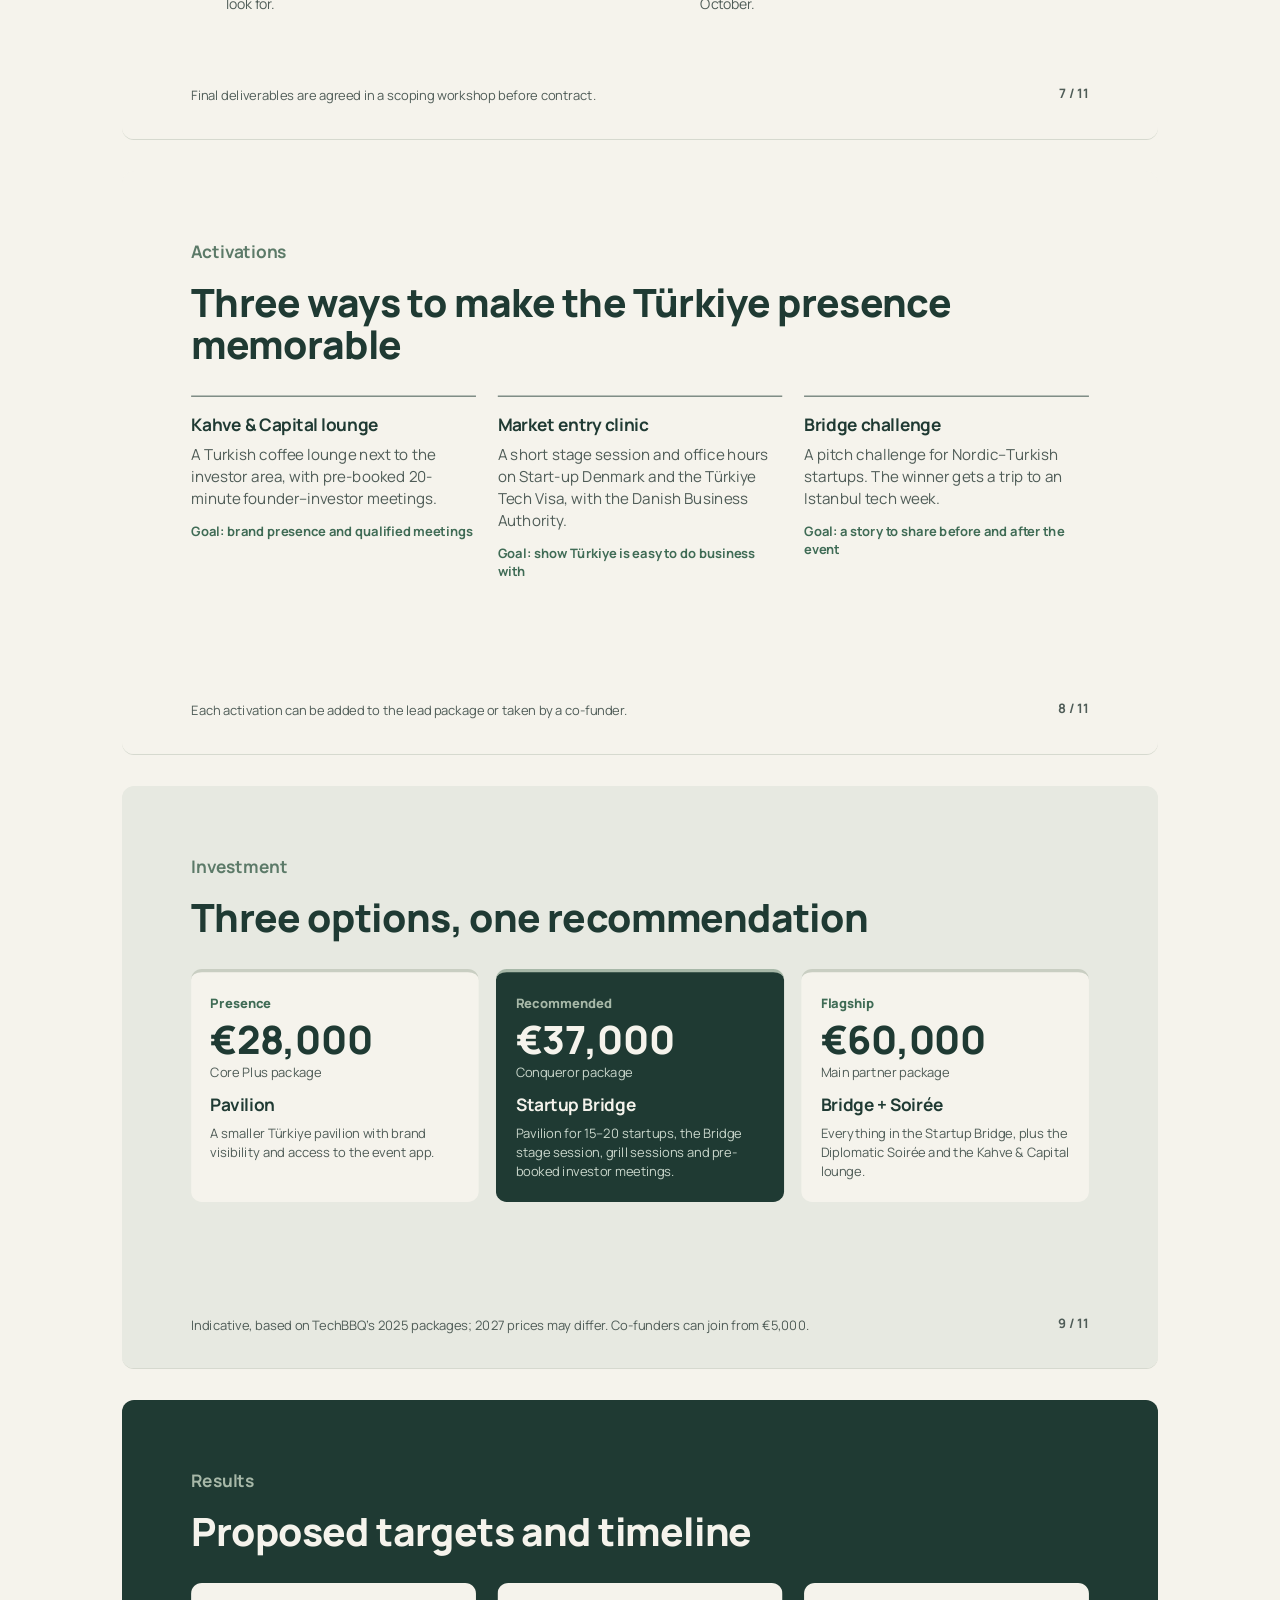
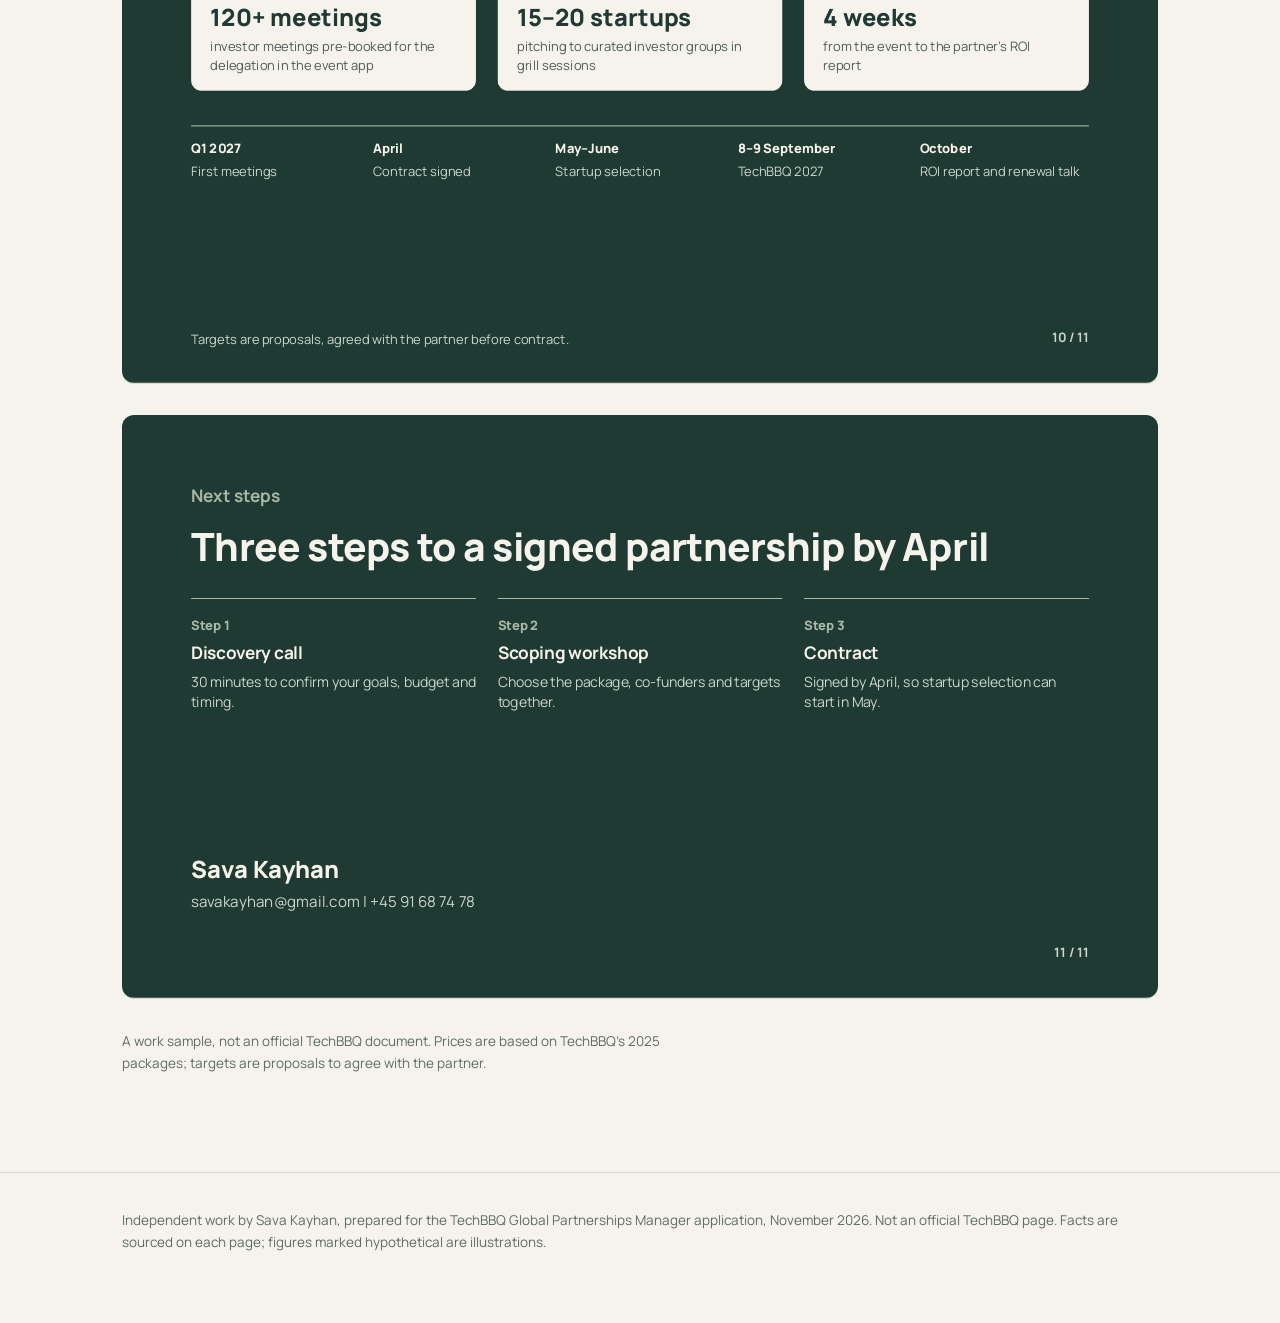
<file: deck.html>
<!DOCTYPE html>
<html lang="en">
<head>
<meta charset="utf-8">
<meta name="viewport" content="width=device-width, initial-scale=1">
<title>Proposal deck: Invest in Türkiye · Sava Kayhan</title>
<meta name="description" content="How Sava Kayhan would grow TechBBQ's international partnerships: a working plan for the Global Partnerships Manager role.">
<link rel="preconnect" href="https://fonts.googleapis.com">
<link rel="preconnect" href="https://fonts.gstatic.com" crossorigin>
<link href="https://fonts.googleapis.com/css2?family=Manrope:wght@400;500;600;700;800&display=swap" rel="stylesheet">
<link rel="stylesheet" href="style.css">
</head>
<body>
<a class="skip" href="#main">Skip to content</a>
<header class="topbar">
  <div class="wrap">
    <div class="row">
      <a class="me" href="index.html">Sava Kayhan</a>
      <a class="contact" href="mailto:savakayhan@gmail.com">savakayhan@gmail.com</a>
    </div>
    <nav class="tabs" aria-label="Pages">
      <a href="index.html">Overview</a>
      <a href="corridors.html">Africa & India</a>
      <a href="stakeholders.html">Stakeholder map</a>
      <a href="analysis.html">SWOT & PESTEL</a>
      <a href="work-sample.html">Work sample</a>
      <a href="turkiye.html">Nordic–Türkiye</a>
      <a href="deck.html" aria-current="page">Proposal deck</a>
    </nav>
  </div>
</header>
<link rel="stylesheet" href="deck.css">
<div class="pagehead">
  <div class="wrap">
    <h1>Proposal deck: Invest in Türkiye.</h1>
    <p>The sponsorship proposal I'd send to Invest in Türkiye for TechBBQ 2027, built from the Nordic–Türkiye plan. It follows the shape of a real partner proposal: their goals first, then the programme, what's included, three investment options, targets and next steps.</p>
  </div>
</div>

<main id="main">
<section>
  <div class="wrap">
    <div class="deck">
<div class="frame">
<section id="slide-cover" class="dark" data-transition="fade">
<div class="cover-rule"></div>
<p class="kicker">Partnership proposal, TechBBQ 2027</p>
<h1 class="cover-title">The Nordic–Türkiye Startup Bridge</h1>
<p class="cover-sub">A Türkiye pavilion and investor programme at Scandinavia’s largest tech summit, 8–9 September 2027, Copenhagen</p>
<div class="meta">
<div><p class="k">Prepared for</p><p class="v">Invest in Türkiye</p></div>
<div><p class="k">Prepared by</p><p class="v">Sava Kayhan</p></div>
<div><p class="k">Date</p><p class="v">November 2026</p></div>
</div>
<p class="disclaimer">Work sample for the TechBBQ Global Partnerships Manager application. Not an official TechBBQ document; prices are based on 2025 packages.</p>
</section>
</div>
<div class="frame">
<section id="slide-summary" data-transition="fade">
<p class="kicker">Executive summary</p>
<h2>The proposal on one page</h2>
<div class="summary">
<div class="sum"><p class="k">Objective</p><p class="v">Put 15–20 Turkish startups in front of Nordic and international investors, and position Türkiye as a tech partner for the region.</p></div>
<div class="sum"><p class="k">Solution</p><p class="v">A half-day Nordic–Türkiye Startup Bridge inside TechBBQ 2027: pavilion, stage session, investor grill sessions and an investor dinner.</p></div>
<div class="sum"><p class="k">Investment</p><p class="v">Recommended package from €37,000, with add-ons for co-funders such as technoparks and development agencies.</p></div>
<div class="sum"><p class="k">Outcome</p><p class="v">Pre-booked investor meetings, a visible national presence, and an ROI report in October that sets up a multi-year partnership.</p></div>
</div>
<p class="footer">Prices based on TechBBQ’s 2025 international packages.</p>
<div class="folio"></div>
</section>
</div>
<div class="frame">
<section id="slide-goals" class="soft" data-transition="fade">
<p class="kicker">Your goals</p>
<h2>As we understand what Invest in Türkiye wants to achieve</h2>
<div class="goals">
<div class="goal-card" style="--i:0"><p class="n">1</p><h3>Investor access</h3><p class="desc">Connect Turkish startups with international venture capital, beyond the markets already covered.</p></div>
<div class="goal-card" style="--i:1"><p class="n">2</p><h3>Country positioning</h3><p class="desc">Show Türkiye as a strong tech ecosystem and an easy place to invest and do business.</p></div>
<div class="goal-card" style="--i:2"><p class="n">3</p><h3>Measurable results</h3><p class="desc">Report concrete outcomes to the ministry and agencies that fund international delegations.</p></div>
</div>
<p class="footer">To be confirmed with Invest in Türkiye in a first meeting.</p>
<div class="folio"></div>
</section>
</div>
<div class="frame">
<section id="slide-audience" data-transition="fade">
<p class="kicker">The audience</p>
<h2>Scandinavia’s largest tech summit puts your startups in front of capital</h2>
<div class="stats">
<div class="fig" style="--i:0"><p class="num">10,000</p><p class="label">participants in 2025</p></div>
<div class="fig" style="--i:1"><p class="num">900+</p><p class="label">investors on site</p></div>
<div class="fig" style="--i:2"><p class="num">55%</p><p class="label">of investors from outside Denmark</p></div>
<div class="fig" style="--i:3"><p class="num">37</p><p class="label">countries represented</p></div>
</div>
<p class="footer">Source: TechBBQ 2025 figures. TechBBQ 2027 takes place on 8–9 September at Bella Center, Copenhagen.</p>
<div class="folio"></div>
</section>
</div>
<div class="frame">
<section id="slide-whynow" class="soft" data-transition="fade">
<p class="kicker">Why now</p>
<h2>Türkiye already invests in Europe’s tech stages. The Nordics are next.</h2>
<div class="cols">
<ul class="list">
<li>Türkiye pavilions already run at Web Summit and VivaTech.</li>
<li>Development agencies take 100+ Turkish startups a year to Slush, Web Summit and CES.</li>
<li>Slush shows Turkish startups want the Nordic market.</li>
</ul>
<div>
<p class="statement">TechBBQ is the natural first Nordic stop: two months before Slush, with Copenhagen’s investors, corporates and Danish public partners in one place.</p>
</div>
</div>
<p class="footer">Sources: Invest in Türkiye, BEBKA (Slush 2025), Startups Magazine (London Tech Week 2026).</p>
<div class="folio"></div>
</section>
</div>
<div class="frame">
<section id="slide-programme" class="dark" data-transition="fade">
<p class="kicker">The programme</p>
<h2>The Nordic–Türkiye Startup Bridge: one half-day, four parts</h2>
<div class="cards">
<div class="card" style="--i:0"><p class="part">Part 1</p><h3>Türkiye pavilion</h3><p class="desc">15–20 selected startups in the main hall: AI, fintech, gaming, climate and health.</p></div>
<div class="card" style="--i:1"><p class="part">Part 2</p><h3>Bridge session</h3><p class="desc">Turkish and Nordic VCs on a TechBBQ stage, discussing cross-border investment.</p></div>
<div class="card" style="--i:2"><p class="part">Part 3</p><h3>Grill sessions</h3><p class="desc">Each startup pitches to a curated investor group, with 1:1 meetings pre-booked in the event app.</p></div>
<div class="card" style="--i:3"><p class="part">Part 4</p><h3>Diplomatic Soirée</h3><p class="desc">An investor dinner co-hosted with the Embassy of Türkiye in Copenhagen.</p></div>
</div>
<p class="footer">Built on the model of TechBBQ’s Nordic–India and Nordic–Africa summits.</p>
<div class="folio"></div>
</section>
</div>
<div class="frame">
<section id="slide-deliverables" data-transition="fade">
<p class="kicker">What’s included</p>
<h2>Everything the delegation needs, before, during and after</h2>
<div class="incl">
<div class="inc"><span class="ico" aria-hidden="true"></span><div><h3>Pavilion space</h3><p class="desc">A branded Türkiye area in the main hall for 15–20 startups.</p></div></div>
<div class="inc"><span class="ico" aria-hidden="true"></span><div><h3>Stage slot</h3><p class="desc">The Bridge session with Turkish and Nordic investors.</p></div></div>
<div class="inc"><span class="ico" aria-hidden="true"></span><div><h3>Curated investor access</h3><p class="desc">Grill sessions and 1:1 meetings pre-booked in the event app.</p></div></div>
<div class="inc"><span class="ico" aria-hidden="true"></span><div><h3>Brand visibility</h3><p class="desc">Partner presence on the TechBBQ website, app and stage.</p></div></div>
<div class="inc"><span class="ico" aria-hidden="true"></span><div><h3>Startup selection support</h3><p class="desc">Shared criteria so the startups match what Nordic investors look for.</p></div></div>
<div class="inc"><span class="ico" aria-hidden="true"></span><div><h3>Post-event ROI report</h3><p class="desc">Meetings, leads, attendance and feedback, delivered in October.</p></div></div>
</div>
<p class="footer">Final deliverables are agreed in a scoping workshop before contract.</p>
<div class="folio"></div>
</section>
</div>
<div class="frame">
<section id="slide-activations" data-transition="fade">
<p class="kicker">Activations</p>
<h2>Three ways to make the Türkiye presence memorable</h2>
<div class="acts">
<div class="act" style="--i:0"><h3>Kahve &amp; Capital lounge</h3><p class="desc">A Turkish coffee lounge next to the investor area, with pre-booked 20-minute founder–investor meetings.</p><p class="goal">Goal: brand presence and qualified meetings</p></div>
<div class="act" style="--i:1"><h3>Market entry clinic</h3><p class="desc">A short stage session and office hours on Start-up Denmark and the Türkiye Tech Visa, with the Danish Business Authority.</p><p class="goal">Goal: show Türkiye is easy to do business with</p></div>
<div class="act" style="--i:2"><h3>Bridge challenge</h3><p class="desc">A pitch challenge for Nordic–Turkish startups. The winner gets a trip to an Istanbul tech week.</p><p class="goal">Goal: a story to share before and after the event</p></div>
</div>
<p class="footer">Each activation can be added to the lead package or taken by a co-funder.</p>
<div class="folio"></div>
</section>
</div>
<div class="frame">
<section id="slide-investment" class="soft" data-transition="fade">
<p class="kicker">Investment</p>
<h2>Three options, one recommendation</h2>
<div class="tiers">
<div class="tier" style="--i:0"><p class="tag">Presence</p><p class="price">€28,000</p><p class="pkg">Core Plus package</p><h3>Pavilion</h3><p class="desc">A smaller Türkiye pavilion with brand visibility and access to the event app.</p></div>
<div class="tier rec" style="--i:1"><p class="tag">Recommended</p><p class="price">€37,000</p><p class="pkg">Conqueror package</p><h3>Startup Bridge</h3><p class="desc">Pavilion for 15–20 startups, the Bridge stage session, grill sessions and pre-booked investor meetings.</p></div>
<div class="tier" style="--i:2"><p class="tag">Flagship</p><p class="price">€60,000</p><p class="pkg">Main partner package</p><h3>Bridge + Soirée</h3><p class="desc">Everything in the Startup Bridge, plus the Diplomatic Soirée and the Kahve &amp; Capital lounge.</p></div>
</div>
<p class="footer">Indicative, based on TechBBQ’s 2025 packages; 2027 prices may differ. Co-funders can join from €5,000.</p>
<div class="folio"></div>
</section>
</div>
<div class="frame">
<section id="slide-results" class="dark" data-transition="fade">
<p class="kicker">Results</p>
<h2>Proposed targets and timeline</h2>
<div class="kpis">
<div class="kpi" style="--i:0"><p class="target">120+ meetings</p><p class="what">investor meetings pre-booked for the delegation in the event app</p></div>
<div class="kpi" style="--i:1"><p class="target">15–20 startups</p><p class="what">pitching to curated investor groups in grill sessions</p></div>
<div class="kpi" style="--i:2"><p class="target">4 weeks</p><p class="what">from the event to the partner’s ROI report</p></div>
</div>
<div class="timeline">
<div class="tl"><p class="when">Q1 2027</p><p class="what">First meetings</p></div>
<div class="tl"><p class="when">April</p><p class="what">Contract signed</p></div>
<div class="tl"><p class="when">May–June</p><p class="what">Startup selection</p></div>
<div class="tl"><p class="when">8–9 September</p><p class="what">TechBBQ 2027</p></div>
<div class="tl"><p class="when">October</p><p class="what">ROI report and renewal talk</p></div>
</div>
<p class="footer">Targets are proposals, agreed with the partner before contract.</p>
<div class="folio"></div>
</section>
</div>
<div class="frame">
<section id="slide-nextsteps" class="dark" data-transition="fade">
<p class="kicker">Next steps</p>
<h2>Three steps to a signed partnership by April</h2>
<div class="steps">
<div class="stepbox" style="--i:0"><p class="n">Step 1</p><h3>Discovery call</h3><p class="desc">30 minutes to confirm your goals, budget and timing.</p></div>
<div class="stepbox" style="--i:1"><p class="n">Step 2</p><h3>Scoping workshop</h3><p class="desc">Choose the package, co-funders and targets together.</p></div>
<div class="stepbox" style="--i:2"><p class="n">Step 3</p><h3>Contract</h3><p class="desc">Signed by April, so startup selection can start in May.</p></div>
</div>
<div class="contact">
<p class="name">Sava Kayhan</p>
<p class="v">savakayhan@gmail.com  |  +45 91 68 74 78</p>
</div>
<div class="folio"></div>
</section>
</div>
    </div>
    <p class="src">A work sample, not an official TechBBQ document. Prices are based on TechBBQ's 2025 packages; targets are proposals to agree with the partner.</p>
  </div>
</section>
</main>
<script>
(function () {
  function fit() {
    document.querySelectorAll('.deck .frame').forEach(function (f) {
      var s = f.querySelector('section');
      if (s) s.style.transform = 'scale(' + (f.clientWidth / 1920) + ')';
    });
  }
  window.addEventListener('resize', fit);
  fit();
})();
</script>
<footer>
  <div class="wrap">
    <p>Independent work by Sava Kayhan, prepared for the TechBBQ Global Partnerships Manager application, November 2026. Not an official TechBBQ page. Facts are sourced on each page; figures marked hypothetical are illustrations.</p>
  </div>
</footer>
</body>
</html>
</file>
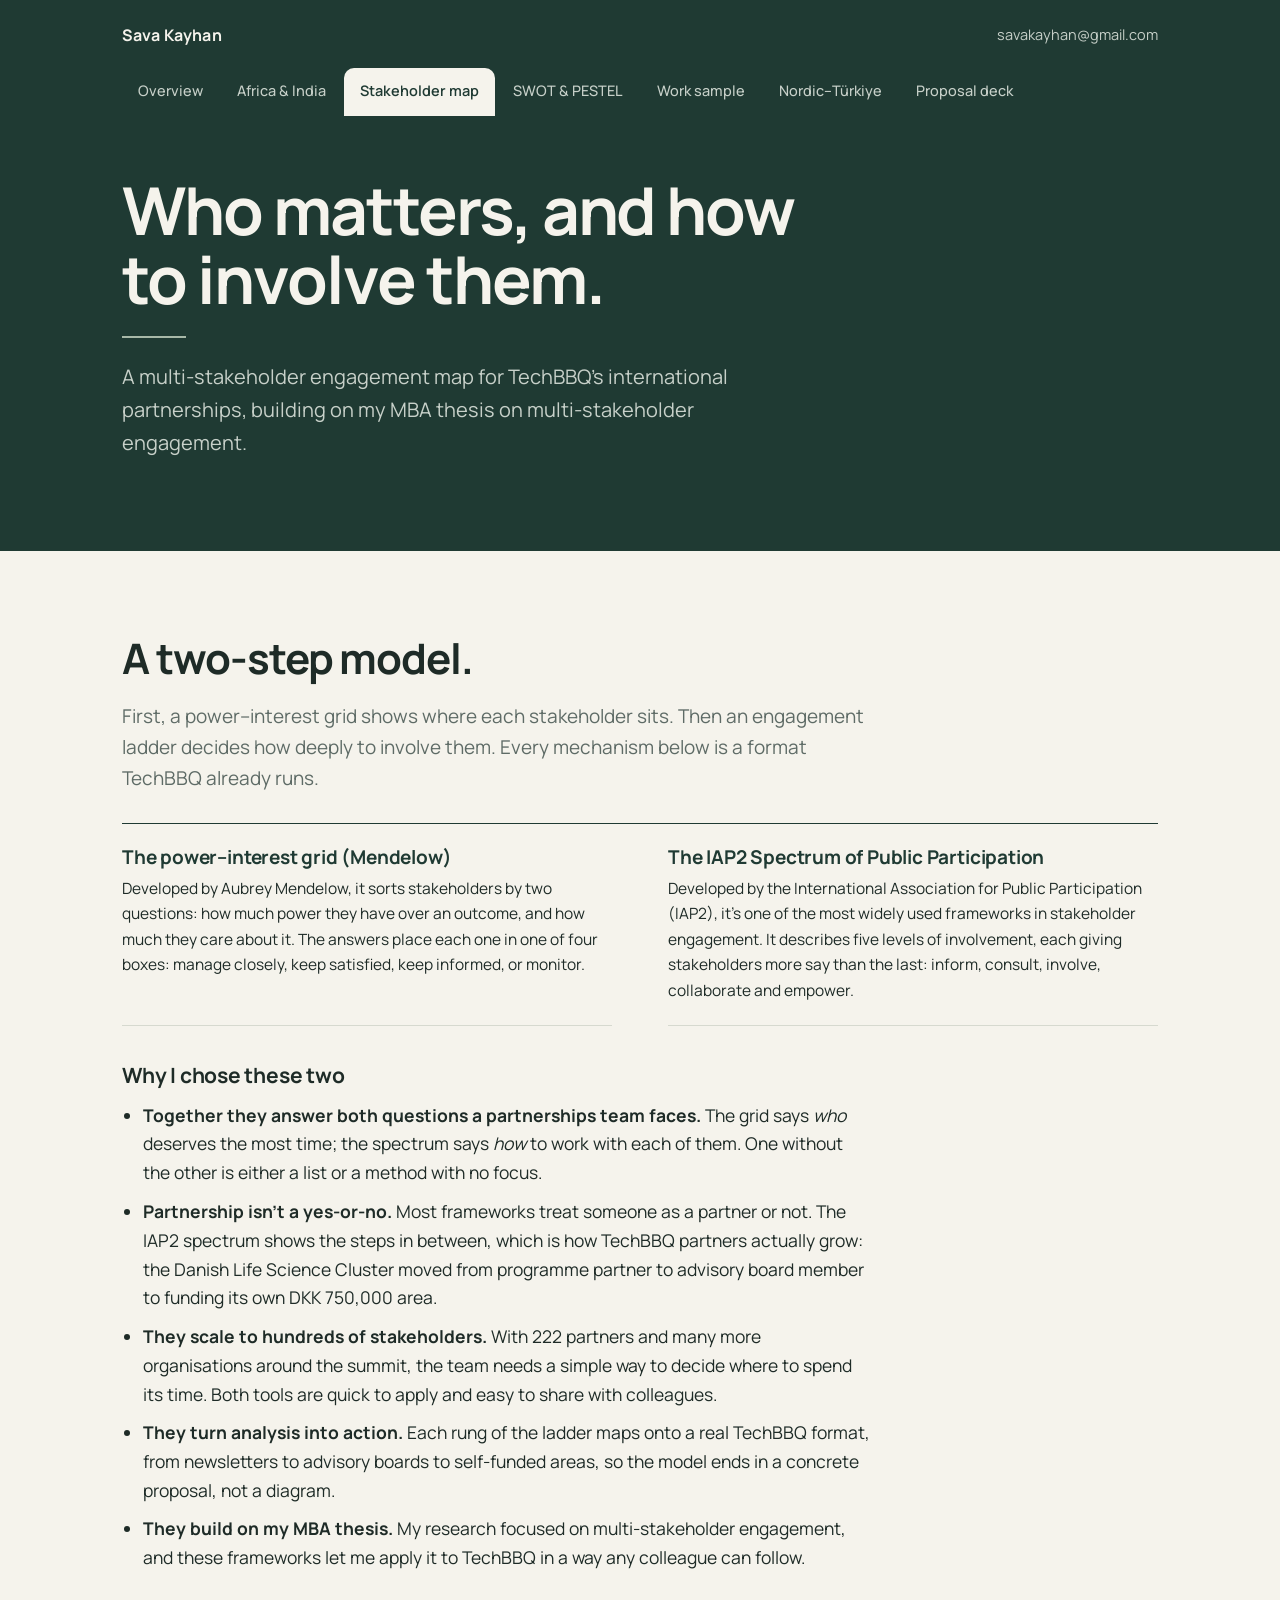
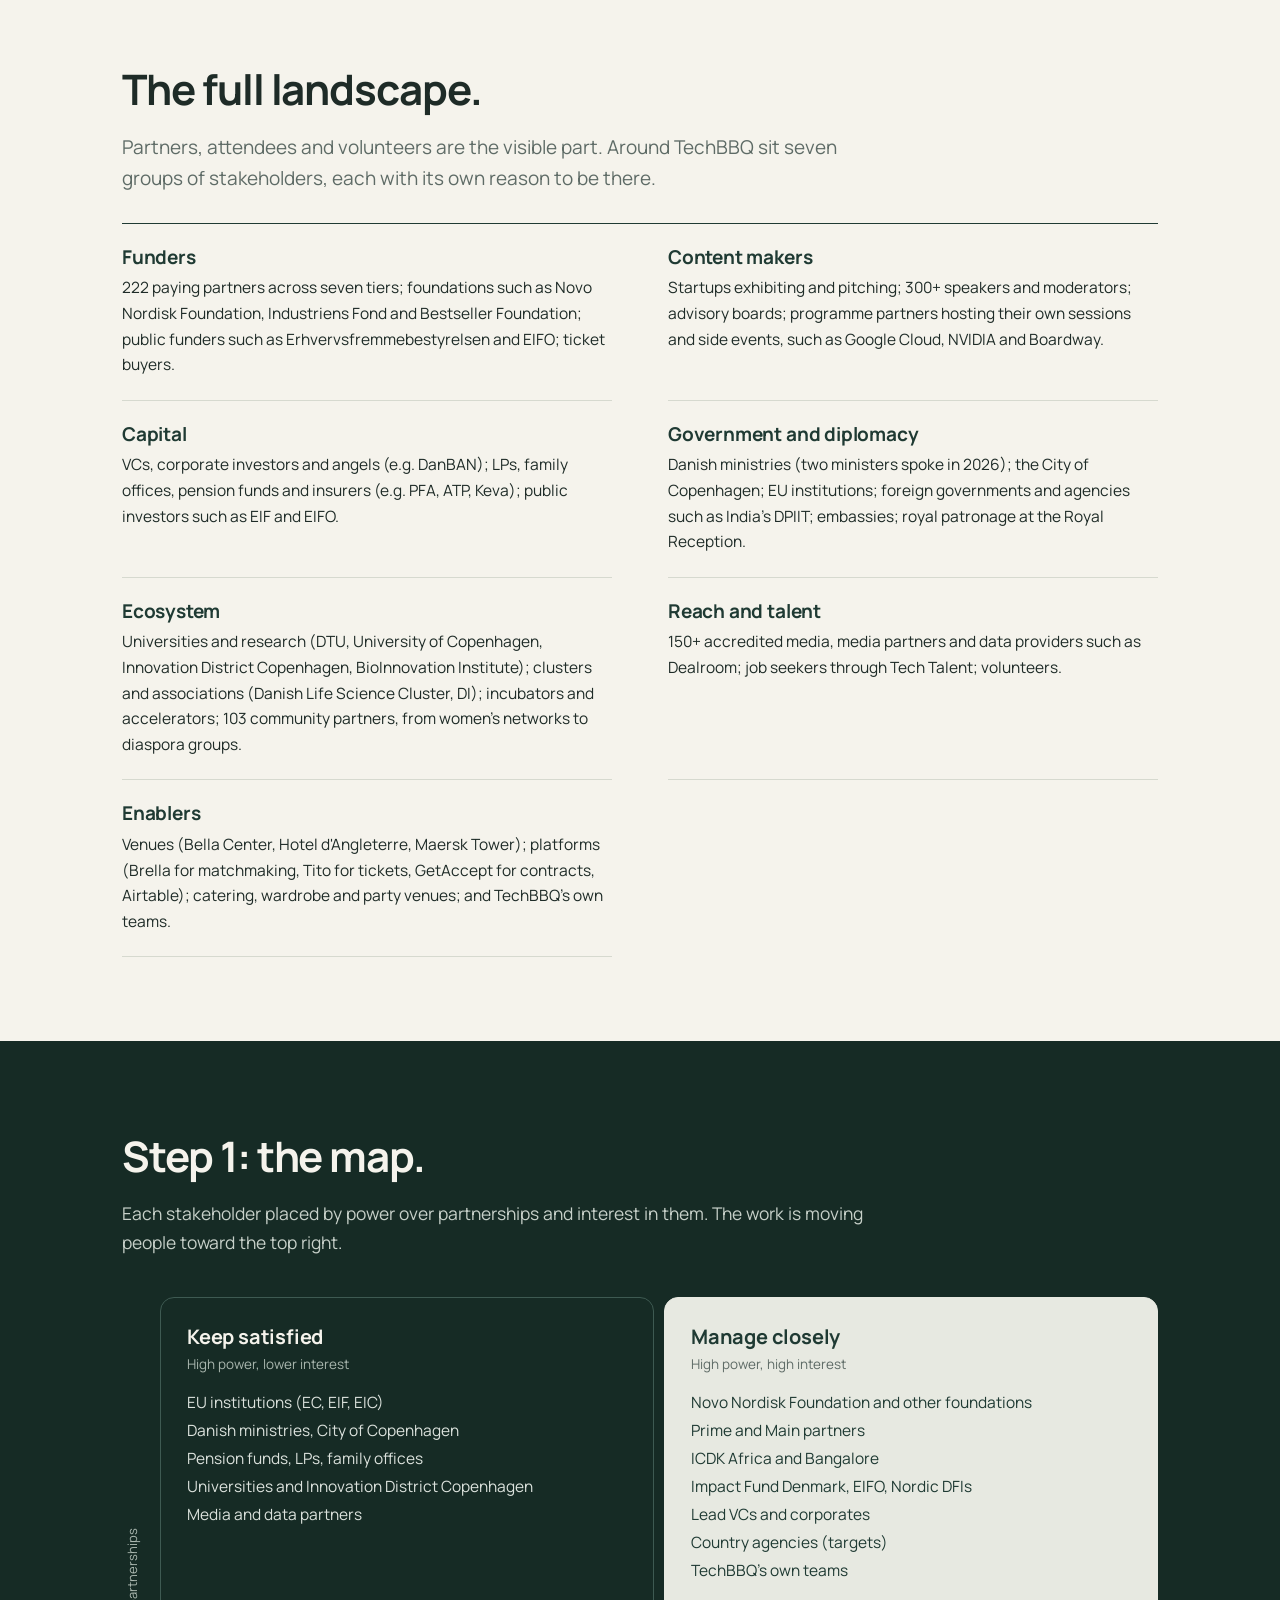
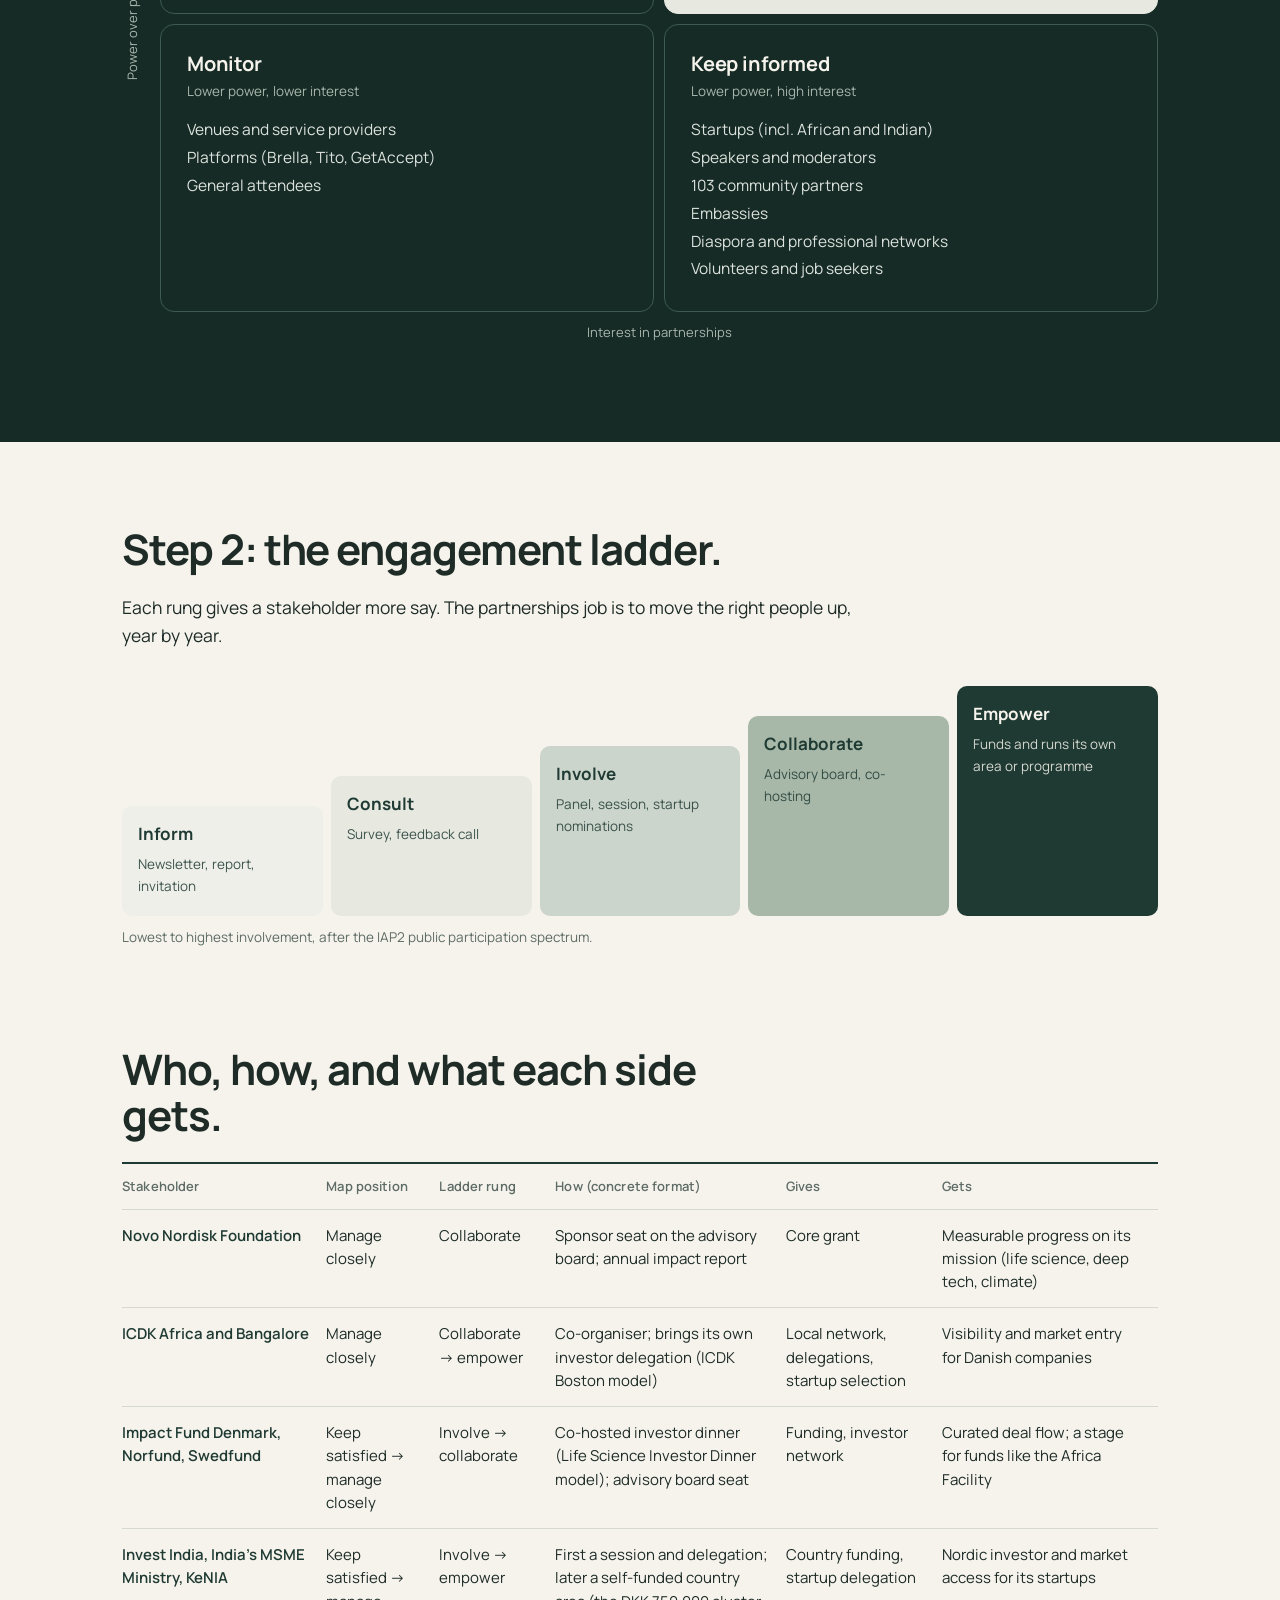
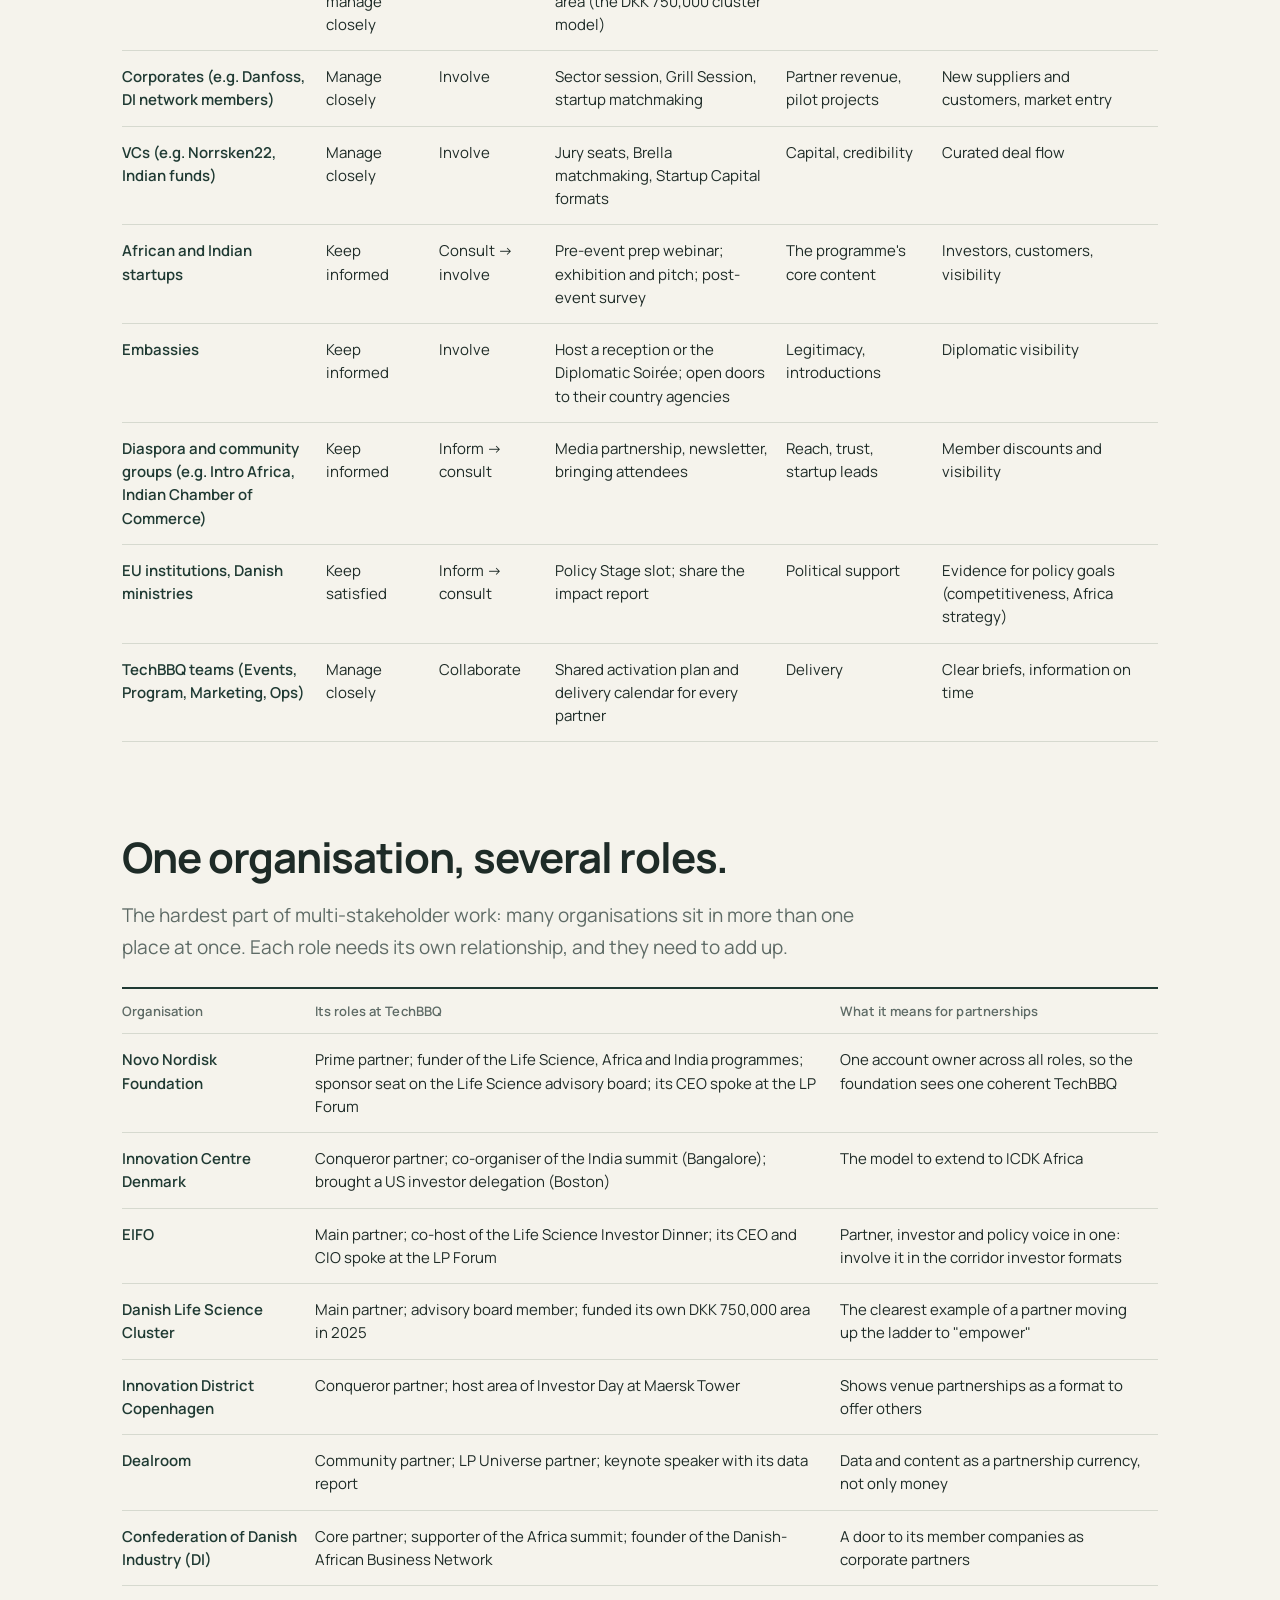
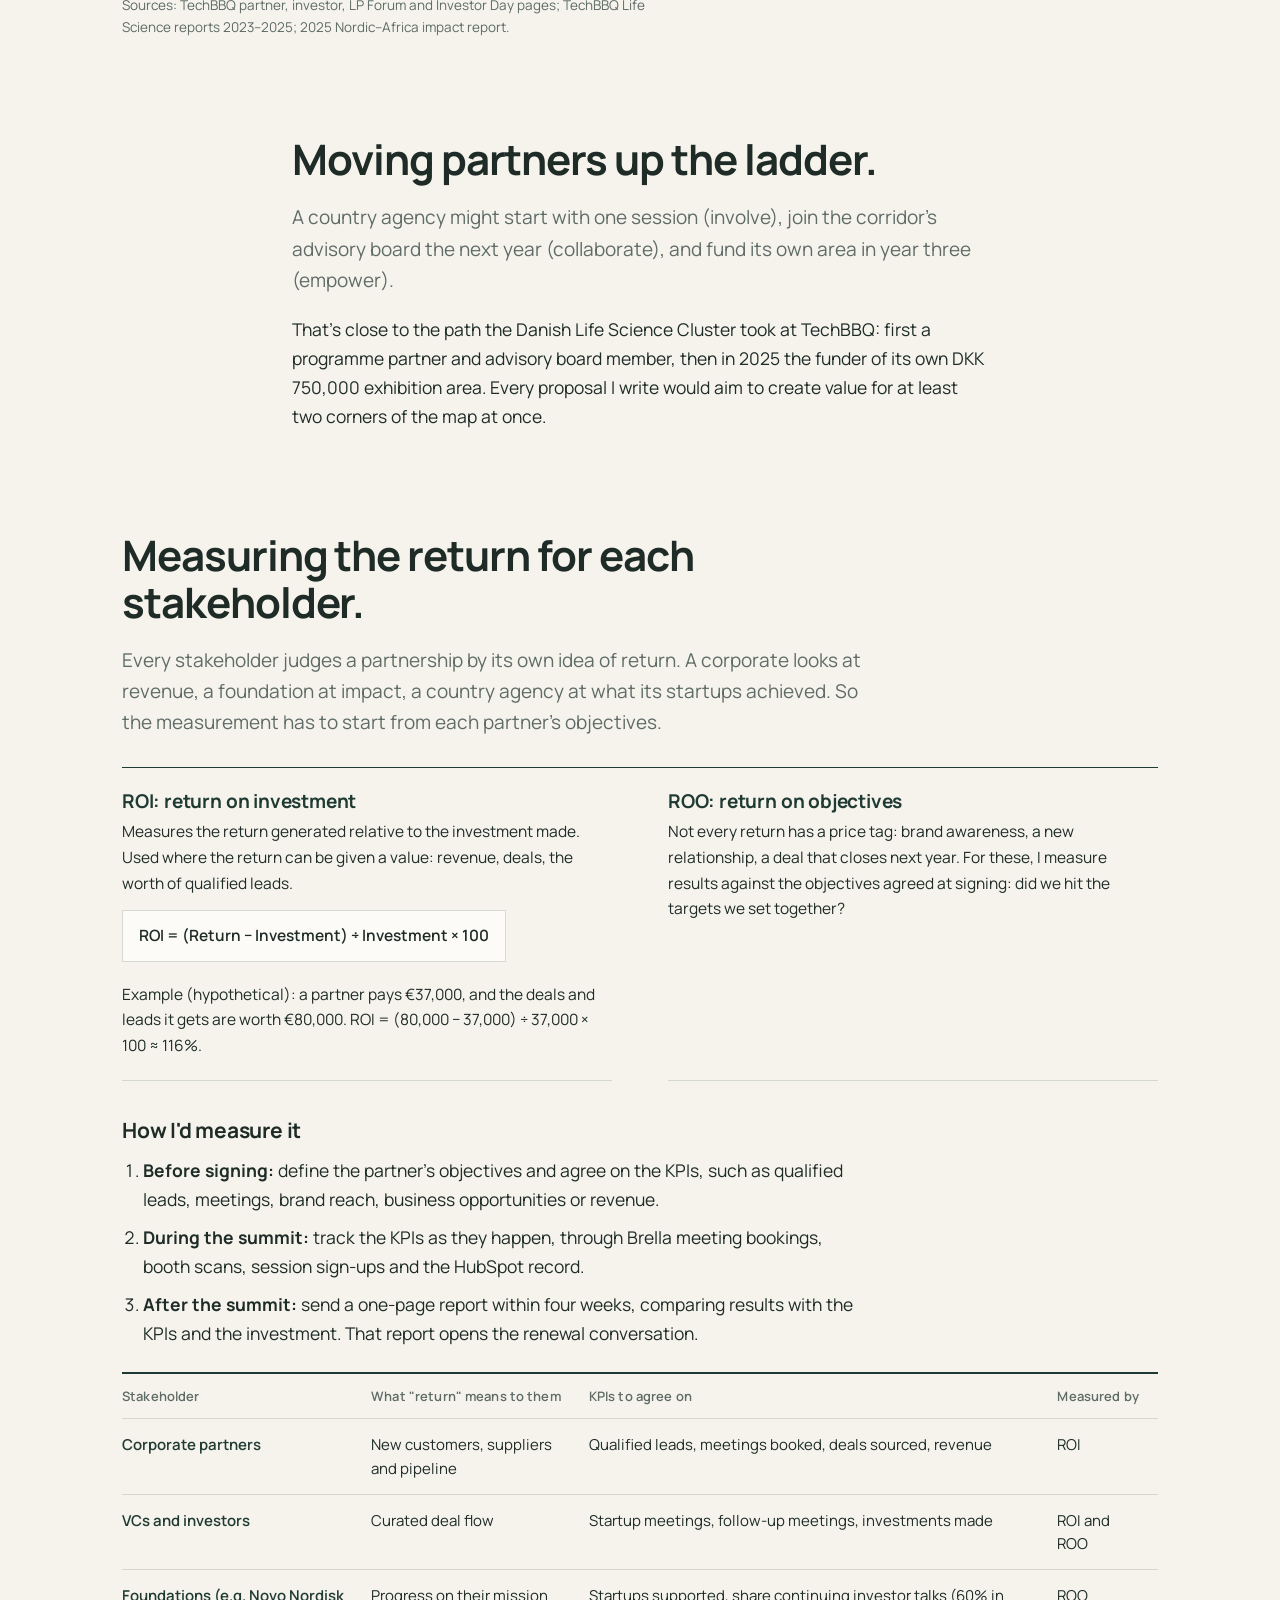
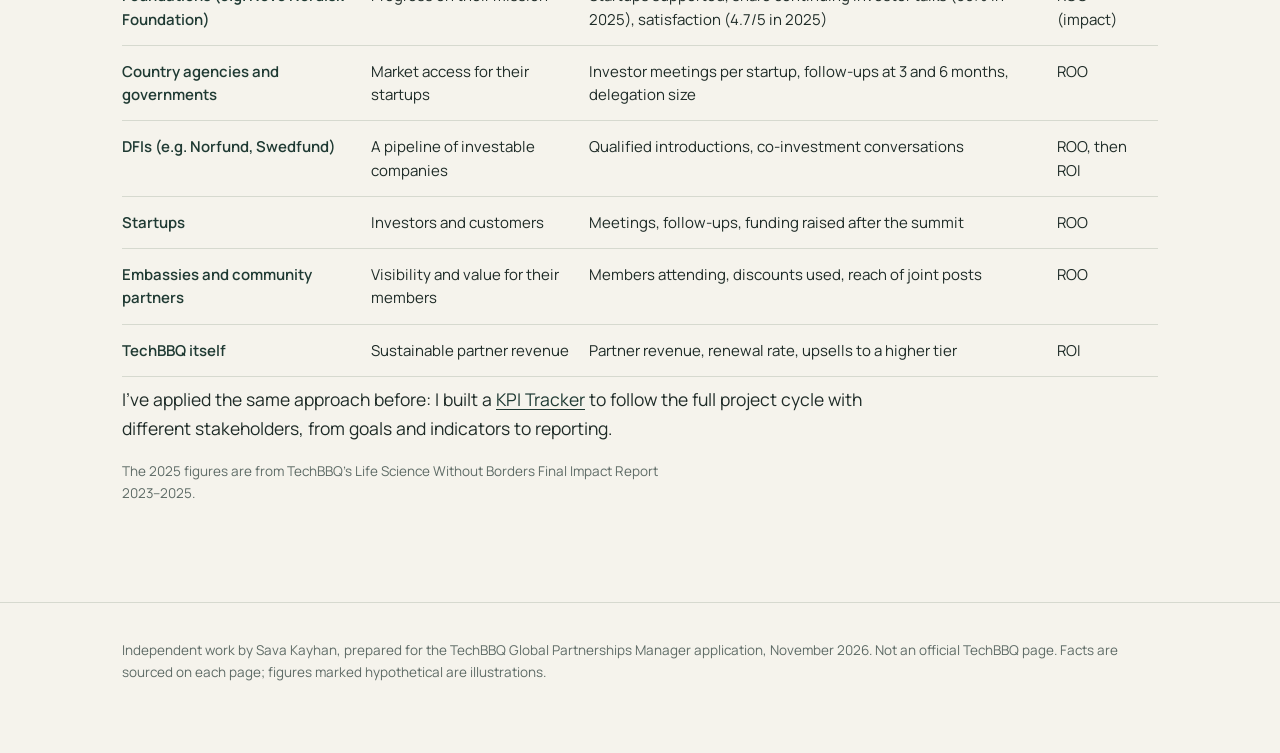
<file: stakeholders.html>
<!DOCTYPE html>
<html lang="en">
<head>
<meta charset="utf-8">
<meta name="viewport" content="width=device-width, initial-scale=1">
<title>Multi-stakeholder engagement map · Sava Kayhan</title>
<meta name="description" content="How Sava Kayhan would grow TechBBQ's international partnerships: a working plan for the Global Partnerships Manager role.">
<link rel="preconnect" href="https://fonts.googleapis.com">
<link rel="preconnect" href="https://fonts.gstatic.com" crossorigin>
<link href="https://fonts.googleapis.com/css2?family=Manrope:wght@400;500;600;700;800&display=swap" rel="stylesheet">
<link rel="stylesheet" href="style.css">
</head>
<body>
<a class="skip" href="#main">Skip to content</a>
<header class="topbar">
  <div class="wrap">
    <div class="row">
      <a class="me" href="index.html">Sava Kayhan</a>
      <a class="contact" href="mailto:savakayhan@gmail.com">savakayhan@gmail.com</a>
    </div>
    <nav class="tabs" aria-label="Pages">
      <a href="index.html">Overview</a>
      <a href="corridors.html">Africa & India</a>
      <a href="stakeholders.html" aria-current="page">Stakeholder map</a>
      <a href="analysis.html">SWOT & PESTEL</a>
      <a href="work-sample.html">Work sample</a>
      <a href="turkiye.html">Nordic–Türkiye</a>
      <a href="deck.html">Proposal deck</a>
    </nav>
  </div>
</header>
<div class="pagehead">
  <div class="wrap">
    <h1>Who matters, and how to involve them.</h1>
    <p>A multi-stakeholder engagement map for TechBBQ's international partnerships, building on my MBA thesis on multi-stakeholder engagement.</p>
  </div>
</div>

<main id="main">
<section>
  <div class="wrap">
    <h2>A two-step model.</h2>
    <p class="lead">First, a power–interest grid shows where each stakeholder sits. Then an engagement ladder decides how deeply to involve them. Every mechanism below is a format TechBBQ already runs.</p>
    <div class="groups">
      <div><h3>The power–interest grid (Mendelow)</h3><p>Developed by Aubrey Mendelow, it sorts stakeholders by two questions: how much power they have over an outcome, and how much they care about it. The answers place each one in one of four boxes: manage closely, keep satisfied, keep informed, or monitor.</p></div>
      <div><h3>The IAP2 Spectrum of Public Participation</h3><p>Developed by the International Association for Public Participation (IAP2), it's one of the most widely used frameworks in stakeholder engagement. It describes five levels of involvement, each giving stakeholders more say than the last: inform, consult, involve, collaborate and empower.</p></div>
    </div>

    <h3>Why I chose these two</h3>
    <ul class="plain">
      <li><b>Together they answer both questions a partnerships team faces.</b> The grid says <i>who</i> deserves the most time; the spectrum says <i>how</i> to work with each of them. One without the other is either a list or a method with no focus.</li>
      <li><b>Partnership isn't a yes-or-no.</b> Most frameworks treat someone as a partner or not. The IAP2 spectrum shows the steps in between, which is how TechBBQ partners actually grow: the Danish Life Science Cluster moved from programme partner to advisory board member to funding its own DKK 750,000 area.</li>
      <li><b>They scale to hundreds of stakeholders.</b> With 222 partners and many more organisations around the summit, the team needs a simple way to decide where to spend its time. Both tools are quick to apply and easy to share with colleagues.</li>
      <li><b>They turn analysis into action.</b> Each rung of the ladder maps onto a real TechBBQ format, from newsletters to advisory boards to self-funded areas, so the model ends in a concrete proposal, not a diagram.</li>
      <li><b>They build on my MBA thesis.</b> My research focused on multi-stakeholder engagement, and these frameworks let me apply it to TechBBQ in a way any colleague can follow.</li>
    </ul>
  </div>
</section>

<section>
  <div class="wrap">
    <h2>The full landscape.</h2>
    <p class="lead">Partners, attendees and volunteers are the visible part. Around TechBBQ sit seven groups of stakeholders, each with its own reason to be there.</p>
    <div class="groups">
      <div><h3>Funders</h3><p>222 paying partners across seven tiers; foundations such as Novo Nordisk Foundation, Industriens Fond and Bestseller Foundation; public funders such as Erhvervsfremmebestyrelsen and EIFO; ticket buyers.</p></div>
      <div><h3>Content makers</h3><p>Startups exhibiting and pitching; 300+ speakers and moderators; advisory boards; programme partners hosting their own sessions and side events, such as Google Cloud, NVIDIA and Boardway.</p></div>
      <div><h3>Capital</h3><p>VCs, corporate investors and angels (e.g. DanBAN); LPs, family offices, pension funds and insurers (e.g. PFA, ATP, Keva); public investors such as EIF and EIFO.</p></div>
      <div><h3>Government and diplomacy</h3><p>Danish ministries (two ministers spoke in 2026); the City of Copenhagen; EU institutions; foreign governments and agencies such as India's DPIIT; embassies; royal patronage at the Royal Reception.</p></div>
      <div><h3>Ecosystem</h3><p>Universities and research (DTU, University of Copenhagen, Innovation District Copenhagen, BioInnovation Institute); clusters and associations (Danish Life Science Cluster, DI); incubators and accelerators; 103 community partners, from women's networks to diaspora groups.</p></div>
      <div><h3>Reach and talent</h3><p>150+ accredited media, media partners and data providers such as Dealroom; job seekers through Tech Talent; volunteers.</p></div>
      <div><h3>Enablers</h3><p>Venues (Bella Center, Hotel d'Angleterre, Maersk Tower); platforms (Brella for matchmaking, Tito for tickets, GetAccept for contracts, Airtable); catering, wardrobe and party venues; and TechBBQ's own teams.</p></div>
    </div>
  </div>
</section>

<section class="dark">
  <div class="wrap">
    <h2>Step 1: the map.</h2>
    <p>Each stakeholder placed by power over partnerships and interest in them. The work is moving people toward the top right.</p>
    <div class="matrix">
      <div class="axis-y">Power over partnerships</div>
      <div class="q q-sat"><h3>Keep satisfied</h3><p class="sub">High power, lower interest</p>
        <ul><li>EU institutions (EC, EIF, EIC)</li><li>Danish ministries, City of Copenhagen</li><li>Pension funds, LPs, family offices</li><li>Universities and Innovation District Copenhagen</li><li>Media and data partners</li></ul></div>
      <div class="q q-close"><h3>Manage closely</h3><p class="sub">High power, high interest</p>
        <ul><li>Novo Nordisk Foundation and other foundations</li><li>Prime and Main partners</li><li>ICDK Africa and Bangalore</li><li>Impact Fund Denmark, EIFO, Nordic DFIs</li><li>Lead VCs and corporates</li><li>Country agencies (targets)</li><li>TechBBQ's own teams</li></ul></div>
      <div class="q q-mon"><h3>Monitor</h3><p class="sub">Lower power, lower interest</p>
        <ul><li>Venues and service providers</li><li>Platforms (Brella, Tito, GetAccept)</li><li>General attendees</li></ul></div>
      <div class="q q-inf"><h3>Keep informed</h3><p class="sub">Lower power, high interest</p>
        <ul><li>Startups (incl. African and Indian)</li><li>Speakers and moderators</li><li>103 community partners</li><li>Embassies</li><li>Diaspora and professional networks</li><li>Volunteers and job seekers</li></ul></div>
      <div class="axis-x">Interest in partnerships</div>
    </div>
  </div>
</section>

<section>
  <div class="wrap">
    <h2>Step 2: the engagement ladder.</h2>
    <p>Each rung gives a stakeholder more say. The partnerships job is to move the right people up, year by year.</p>
    <div class="ladder" role="list">
      <div class="step" role="listitem"><b>Inform</b><span>Newsletter, report, invitation</span></div>
      <div class="step" role="listitem"><b>Consult</b><span>Survey, feedback call</span></div>
      <div class="step" role="listitem"><b>Involve</b><span>Panel, session, startup nominations</span></div>
      <div class="step" role="listitem"><b>Collaborate</b><span>Advisory board, co-hosting</span></div>
      <div class="step" role="listitem"><b>Empower</b><span>Funds and runs its own area or programme</span></div>
    </div>
    <p class="ladder-cap">Lowest to highest involvement, after the IAP2 public participation spectrum.</p>
  </div>
</section>

<section>
  <div class="wrap">
    <h2>Who, how, and what each side gets.</h2>
    <div class="table"><table>
      <thead><tr><th>Stakeholder</th><th>Map position</th><th>Ladder rung</th><th>How (concrete format)</th><th>Gives</th><th>Gets</th></tr></thead>
      <tbody>
        <tr><td>Novo Nordisk Foundation</td><td>Manage closely</td><td>Collaborate</td><td>Sponsor seat on the advisory board; annual impact report</td><td>Core grant</td><td>Measurable progress on its mission (life science, deep tech, climate)</td></tr>
        <tr><td>ICDK Africa and Bangalore</td><td>Manage closely</td><td>Collaborate → empower</td><td>Co-organiser; brings its own investor delegation (ICDK Boston model)</td><td>Local network, delegations, startup selection</td><td>Visibility and market entry for Danish companies</td></tr>
        <tr><td>Impact Fund Denmark, Norfund, Swedfund</td><td>Keep satisfied → manage closely</td><td>Involve → collaborate</td><td>Co-hosted investor dinner (Life Science Investor Dinner model); advisory board seat</td><td>Funding, investor network</td><td>Curated deal flow; a stage for funds like the Africa Facility</td></tr>
        <tr><td>Invest India, India's MSME Ministry, KeNIA</td><td>Keep satisfied → manage closely</td><td>Involve → empower</td><td>First a session and delegation; later a self-funded country area (the DKK 750,000 cluster model)</td><td>Country funding, startup delegation</td><td>Nordic investor and market access for its startups</td></tr>
        <tr><td>Corporates (e.g. Danfoss, DI network members)</td><td>Manage closely</td><td>Involve</td><td>Sector session, Grill Session, startup matchmaking</td><td>Partner revenue, pilot projects</td><td>New suppliers and customers, market entry</td></tr>
        <tr><td>VCs (e.g. Norrsken22, Indian funds)</td><td>Manage closely</td><td>Involve</td><td>Jury seats, Brella matchmaking, Startup Capital formats</td><td>Capital, credibility</td><td>Curated deal flow</td></tr>
        <tr><td>African and Indian startups</td><td>Keep informed</td><td>Consult → involve</td><td>Pre-event prep webinar; exhibition and pitch; post-event survey</td><td>The programme's core content</td><td>Investors, customers, visibility</td></tr>
        <tr><td>Embassies</td><td>Keep informed</td><td>Involve</td><td>Host a reception or the Diplomatic Soirée; open doors to their country agencies</td><td>Legitimacy, introductions</td><td>Diplomatic visibility</td></tr>
        <tr><td>Diaspora and community groups (e.g. Intro Africa, Indian Chamber of Commerce)</td><td>Keep informed</td><td>Inform → consult</td><td>Media partnership, newsletter, bringing attendees</td><td>Reach, trust, startup leads</td><td>Member discounts and visibility</td></tr>
        <tr><td>EU institutions, Danish ministries</td><td>Keep satisfied</td><td>Inform → consult</td><td>Policy Stage slot; share the impact report</td><td>Political support</td><td>Evidence for policy goals (competitiveness, Africa strategy)</td></tr>
        <tr><td>TechBBQ teams (Events, Program, Marketing, Ops)</td><td>Manage closely</td><td>Collaborate</td><td>Shared activation plan and delivery calendar for every partner</td><td>Delivery</td><td>Clear briefs, information on time</td></tr>
      </tbody>
    </table></div>
  </div>
</section>

<section>
  <div class="wrap">
    <h2>One organisation, several roles.</h2>
    <p class="lead">The hardest part of multi-stakeholder work: many organisations sit in more than one place at once. Each role needs its own relationship, and they need to add up.</p>
    <div class="table"><table>
      <thead><tr><th>Organisation</th><th>Its roles at TechBBQ</th><th>What it means for partnerships</th></tr></thead>
      <tbody>
        <tr><td>Novo Nordisk Foundation</td><td>Prime partner; funder of the Life Science, Africa and India programmes; sponsor seat on the Life Science advisory board; its CEO spoke at the LP Forum</td><td>One account owner across all roles, so the foundation sees one coherent TechBBQ</td></tr>
        <tr><td>Innovation Centre Denmark</td><td>Conqueror partner; co-organiser of the India summit (Bangalore); brought a US investor delegation (Boston)</td><td>The model to extend to ICDK Africa</td></tr>
        <tr><td>EIFO</td><td>Main partner; co-host of the Life Science Investor Dinner; its CEO and CIO spoke at the LP Forum</td><td>Partner, investor and policy voice in one: involve it in the corridor investor formats</td></tr>
        <tr><td>Danish Life Science Cluster</td><td>Main partner; advisory board member; funded its own DKK 750,000 area in 2025</td><td>The clearest example of a partner moving up the ladder to "empower"</td></tr>
        <tr><td>Innovation District Copenhagen</td><td>Conqueror partner; host area of Investor Day at Maersk Tower</td><td>Shows venue partnerships as a format to offer others</td></tr>
        <tr><td>Dealroom</td><td>Community partner; LP Universe partner; keynote speaker with its data report</td><td>Data and content as a partnership currency, not only money</td></tr>
        <tr><td>Confederation of Danish Industry (DI)</td><td>Core partner; supporter of the Africa summit; founder of the Danish-African Business Network</td><td>A door to its member companies as corporate partners</td></tr>
      </tbody>
    </table></div>
    <p class="src">Sources: TechBBQ partner, investor, LP Forum and Investor Day pages; TechBBQ Life Science reports 2023–2025; 2025 Nordic–Africa impact report.</p>
  </div>
</section>

<section>
  <div class="wrap narrow">
    <h2>Moving partners up the ladder.</h2>
    <p class="lead">A country agency might start with one session (involve), join the corridor's advisory board the next year (collaborate), and fund its own area in year three (empower).</p>
    <p>That's close to the path the Danish Life Science Cluster took at TechBBQ: first a programme partner and advisory board member, then in 2025 the funder of its own DKK 750,000 exhibition area. Every proposal I write would aim to create value for at least two corners of the map at once.</p>
  </div>
</section>

<section>
  <div class="wrap">
    <h2>Measuring the return for each stakeholder.</h2>
    <p class="lead">Every stakeholder judges a partnership by its own idea of return. A corporate looks at revenue, a foundation at impact, a country agency at what its startups achieved. So the measurement has to start from each partner's objectives.</p>
    <div class="groups">
      <div><h3>ROI: return on investment</h3><p>Measures the return generated relative to the investment made. Used where the return can be given a value: revenue, deals, the worth of qualified leads.</p>
        <p class="formula">ROI = (Return − Investment) ÷ Investment × 100</p>
        <p class="src">Example (hypothetical): a partner pays €37,000, and the deals and leads it gets are worth €80,000. ROI = (80,000 − 37,000) ÷ 37,000 × 100 ≈ 116%.</p></div>
      <div><h3>ROO: return on objectives</h3><p>Not every return has a price tag: brand awareness, a new relationship, a deal that closes next year. For these, I measure results against the objectives agreed at signing: did we hit the targets we set together?</p></div>
    </div>

    <h3>How I'd measure it</h3>
    <ol class="plain">
      <li><b>Before signing:</b> define the partner's objectives and agree on the KPIs, such as qualified leads, meetings, brand reach, business opportunities or revenue.</li>
      <li><b>During the summit:</b> track the KPIs as they happen, through Brella meeting bookings, booth scans, session sign-ups and the HubSpot record.</li>
      <li><b>After the summit:</b> send a one-page report within four weeks, comparing results with the KPIs and the investment. That report opens the renewal conversation.</li>
    </ol>

    <div class="table"><table>
      <thead><tr><th>Stakeholder</th><th>What "return" means to them</th><th>KPIs to agree on</th><th>Measured by</th></tr></thead>
      <tbody>
        <tr><td>Corporate partners</td><td>New customers, suppliers and pipeline</td><td>Qualified leads, meetings booked, deals sourced, revenue</td><td>ROI</td></tr>
        <tr><td>VCs and investors</td><td>Curated deal flow</td><td>Startup meetings, follow-up meetings, investments made</td><td>ROI and ROO</td></tr>
        <tr><td>Foundations (e.g. Novo Nordisk Foundation)</td><td>Progress on their mission</td><td>Startups supported, share continuing investor talks (60% in 2025), satisfaction (4.7/5 in 2025)</td><td>ROO (impact)</td></tr>
        <tr><td>Country agencies and governments</td><td>Market access for their startups</td><td>Investor meetings per startup, follow-ups at 3 and 6 months, delegation size</td><td>ROO</td></tr>
        <tr><td>DFIs (e.g. Norfund, Swedfund)</td><td>A pipeline of investable companies</td><td>Qualified introductions, co-investment conversations</td><td>ROO, then ROI</td></tr>
        <tr><td>Startups</td><td>Investors and customers</td><td>Meetings, follow-ups, funding raised after the summit</td><td>ROO</td></tr>
        <tr><td>Embassies and community partners</td><td>Visibility and value for their members</td><td>Members attending, discounts used, reach of joint posts</td><td>ROO</td></tr>
        <tr><td>TechBBQ itself</td><td>Sustainable partner revenue</td><td>Partner revenue, renewal rate, upsells to a higher tier</td><td>ROI</td></tr>
      </tbody>
    </table></div>
    <p>I've applied the same approach before: I built a <a href="https://savakayhan-1.github.io/kpi-tracker/">KPI Tracker</a> to follow the full project cycle with different stakeholders, from goals and indicators to reporting.</p>
    <p class="src">The 2025 figures are from TechBBQ's Life Science Without Borders Final Impact Report 2023–2025.</p>
  </div>
</section>
</main>
<footer>
  <div class="wrap">
    <p>Independent work by Sava Kayhan, prepared for the TechBBQ Global Partnerships Manager application, November 2026. Not an official TechBBQ page. Facts are sourced on each page; figures marked hypothetical are illustrations.</p>
  </div>
</footer>
</body>
</html>
</file>
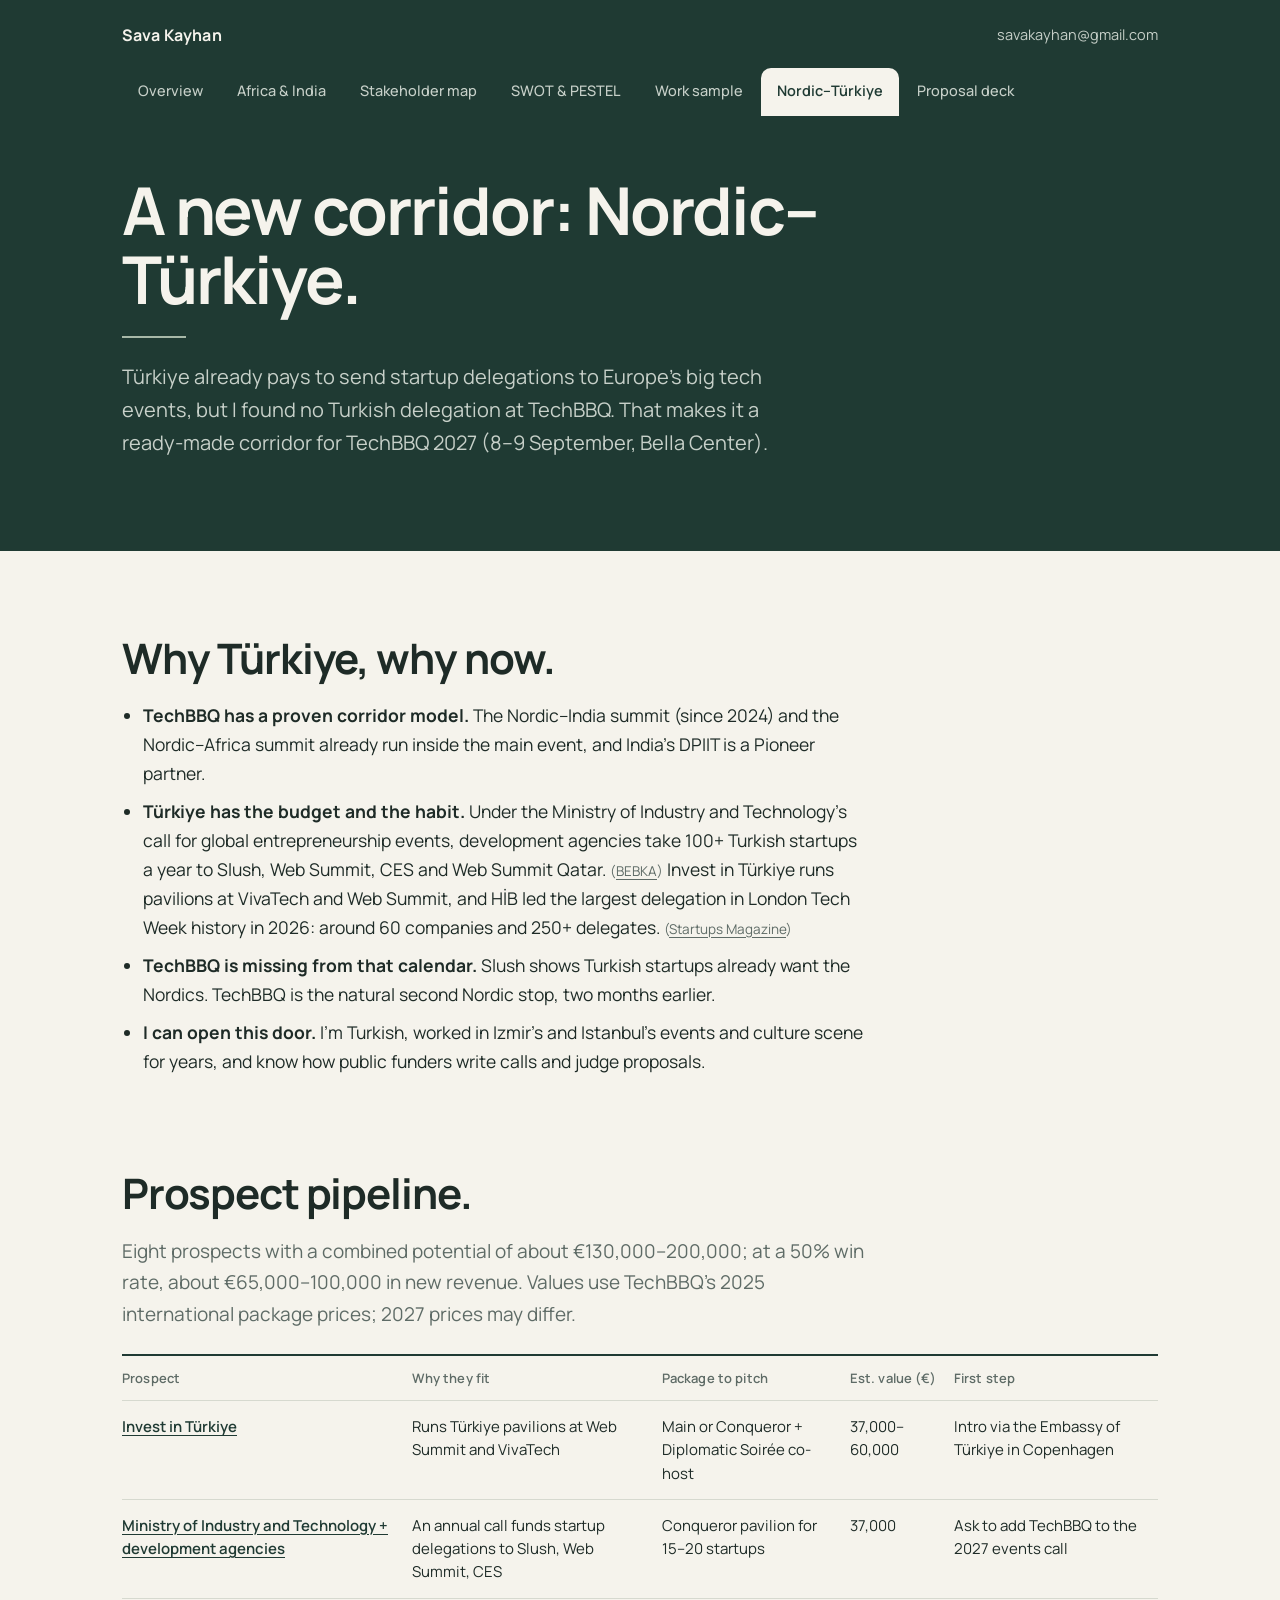
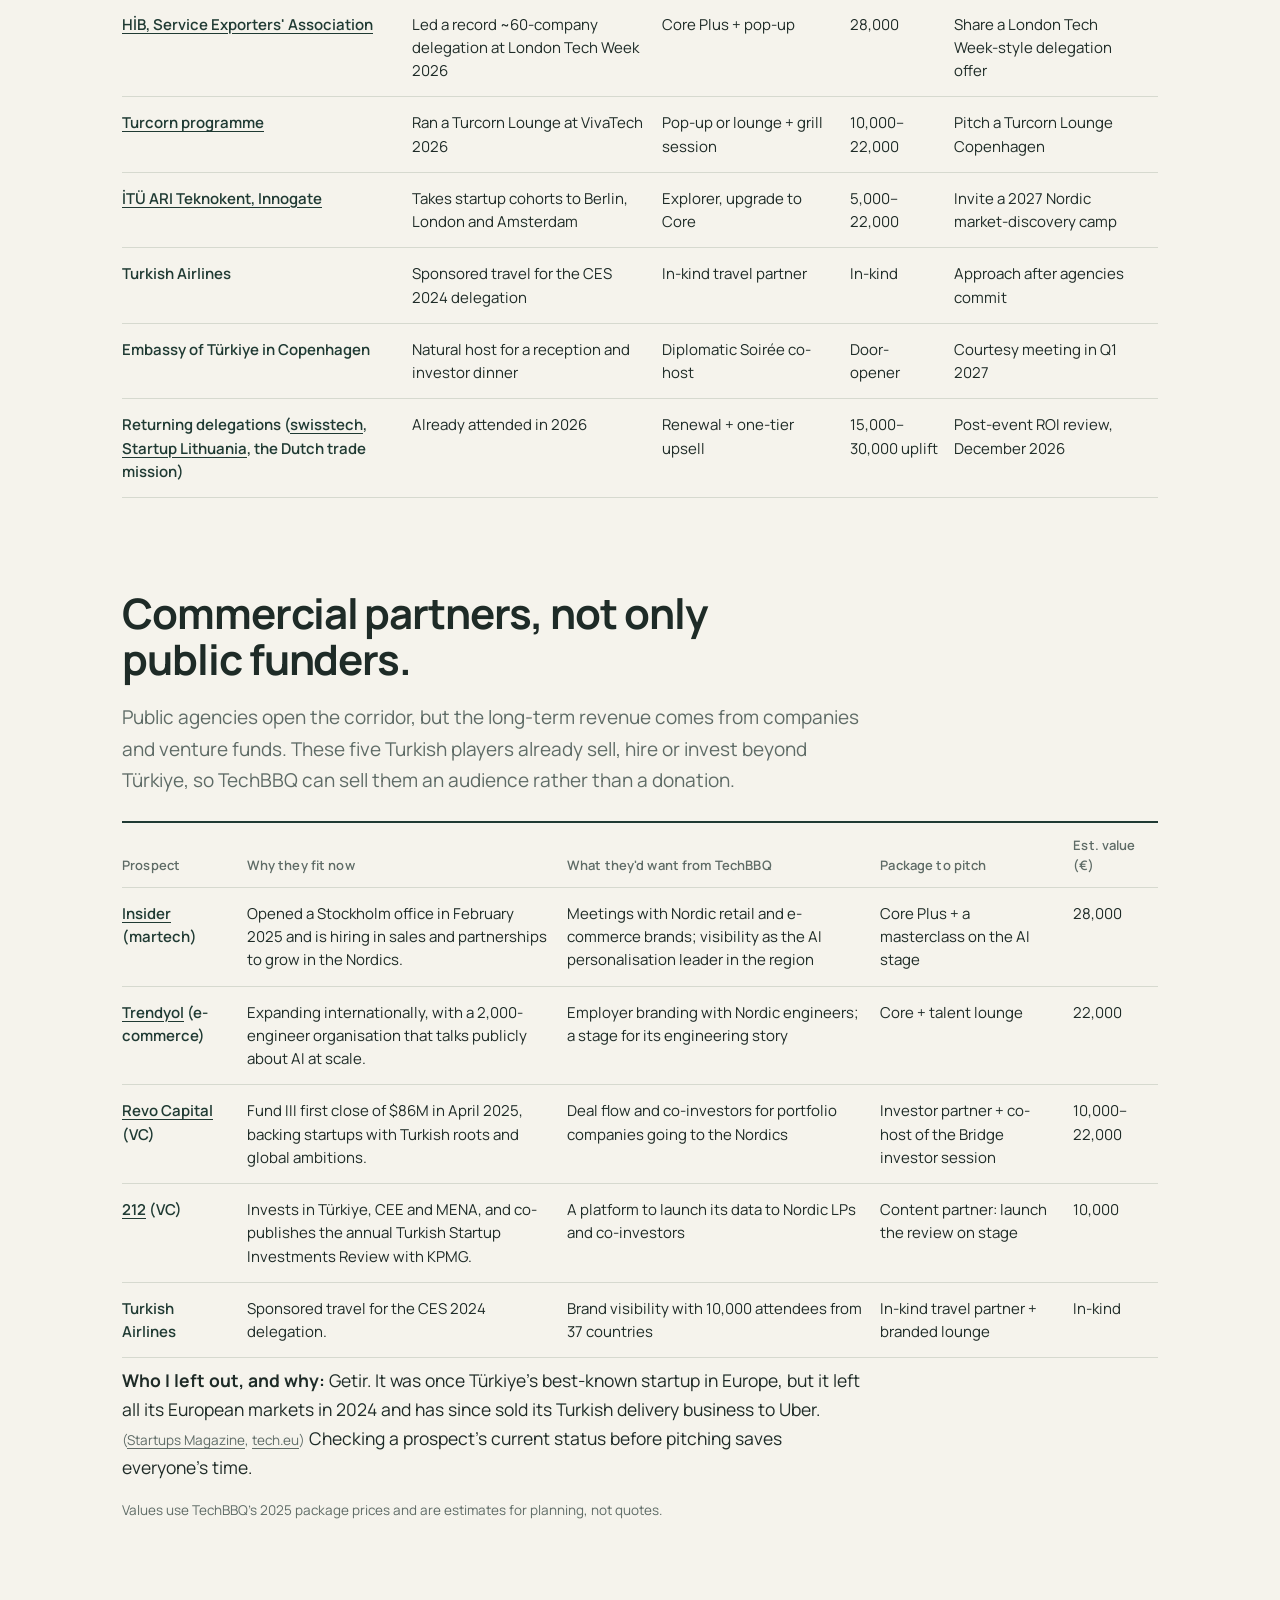
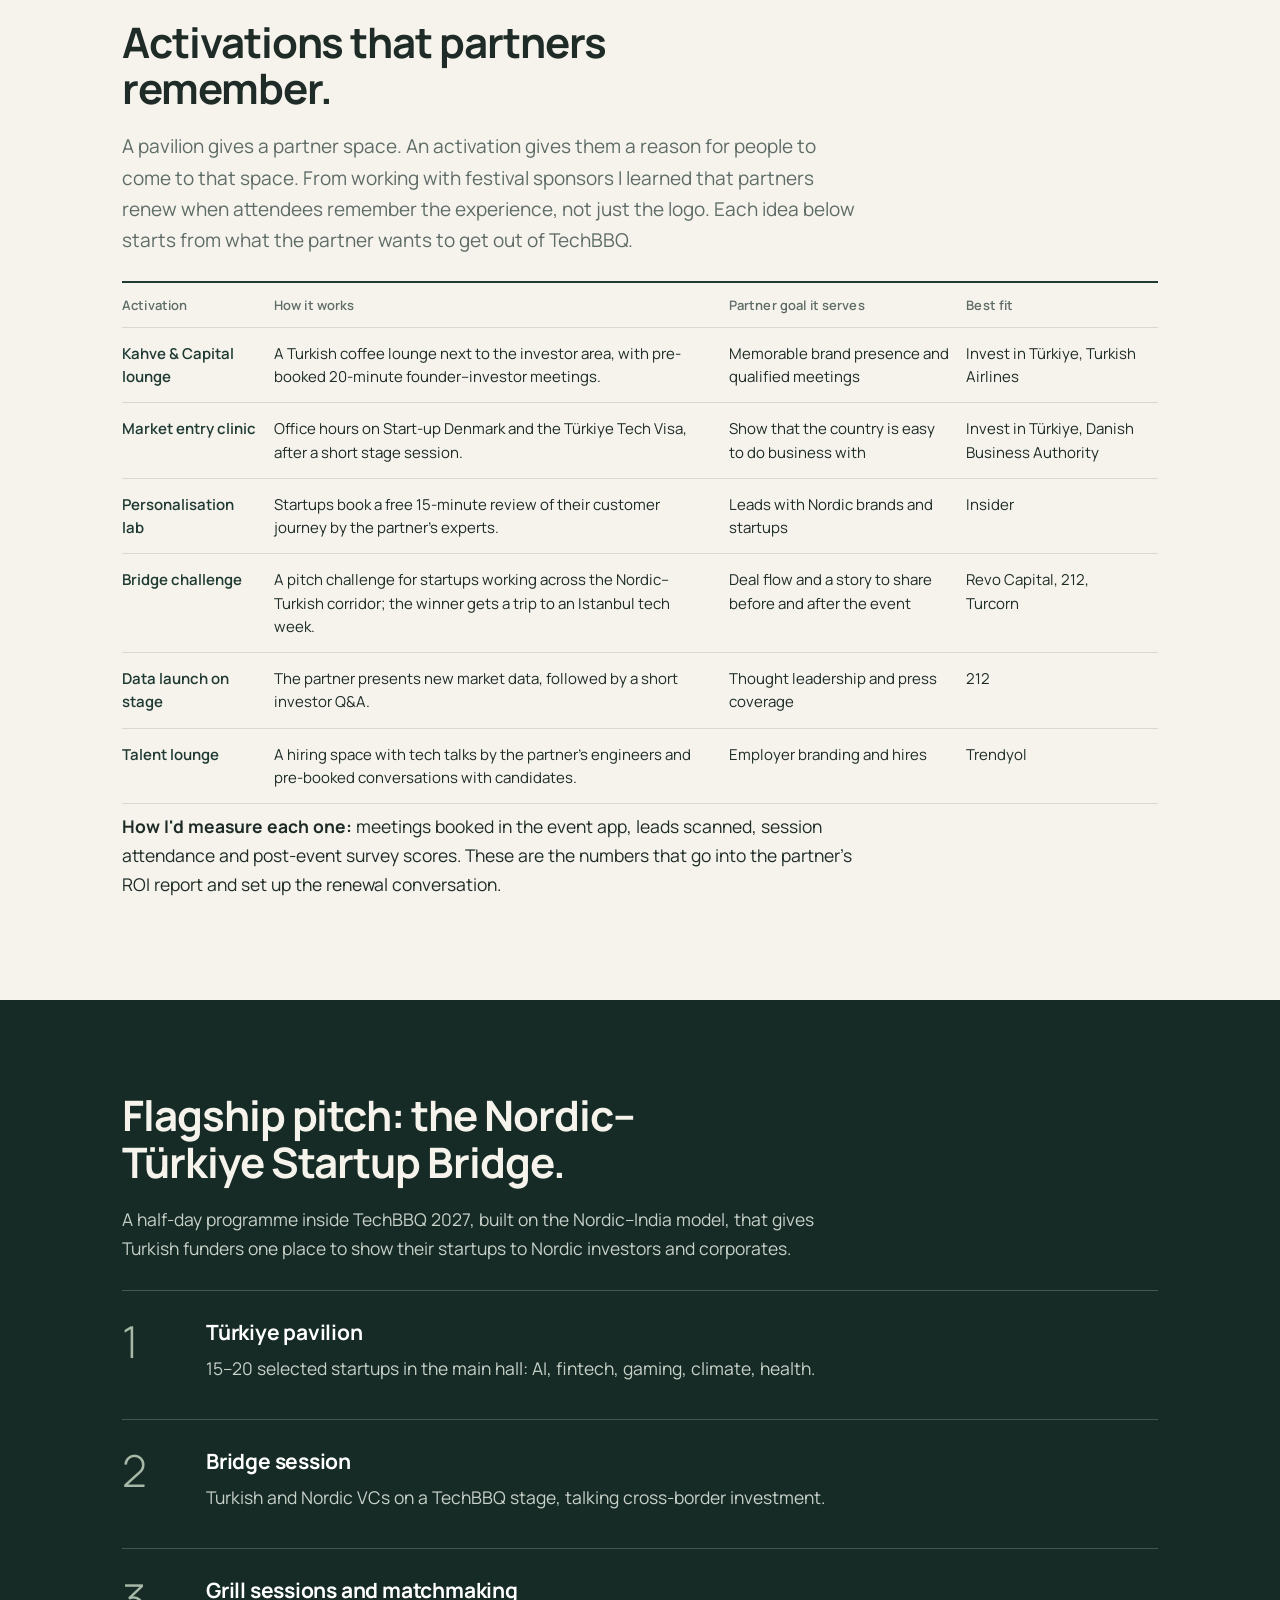
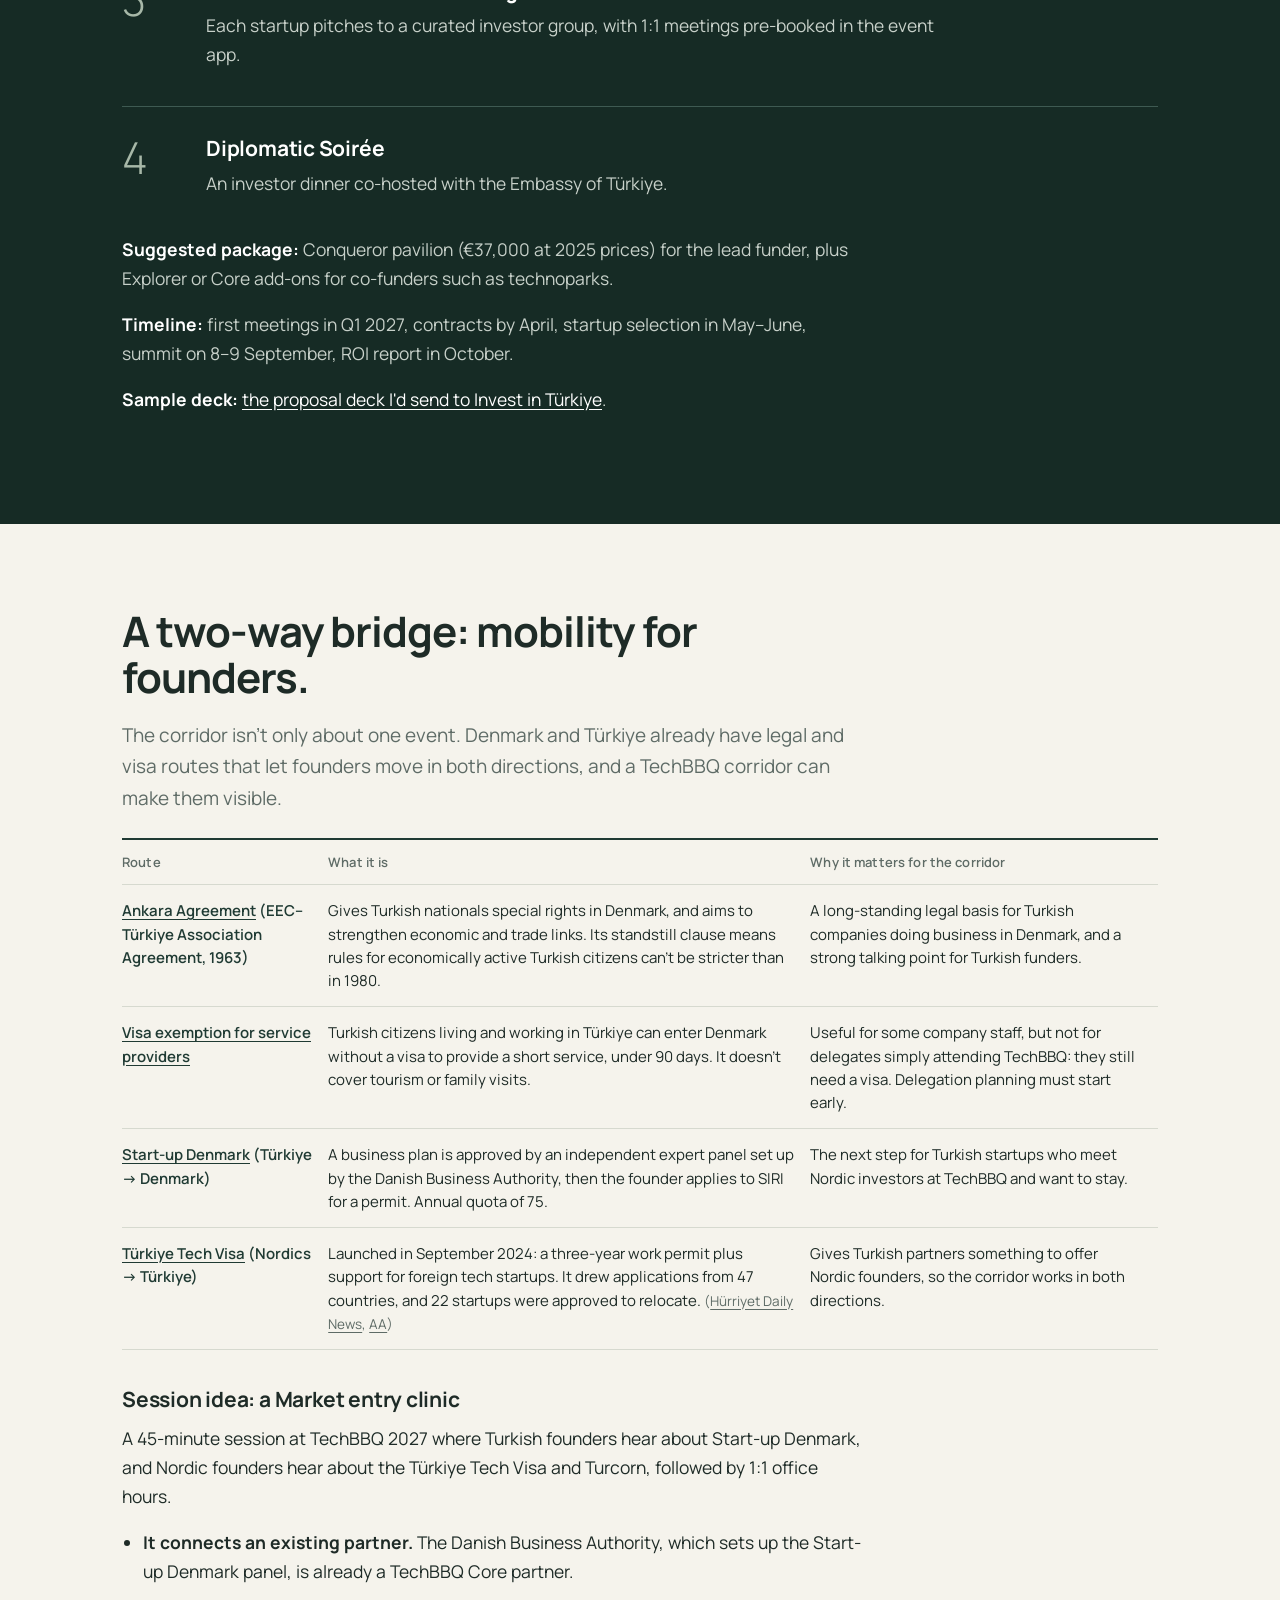
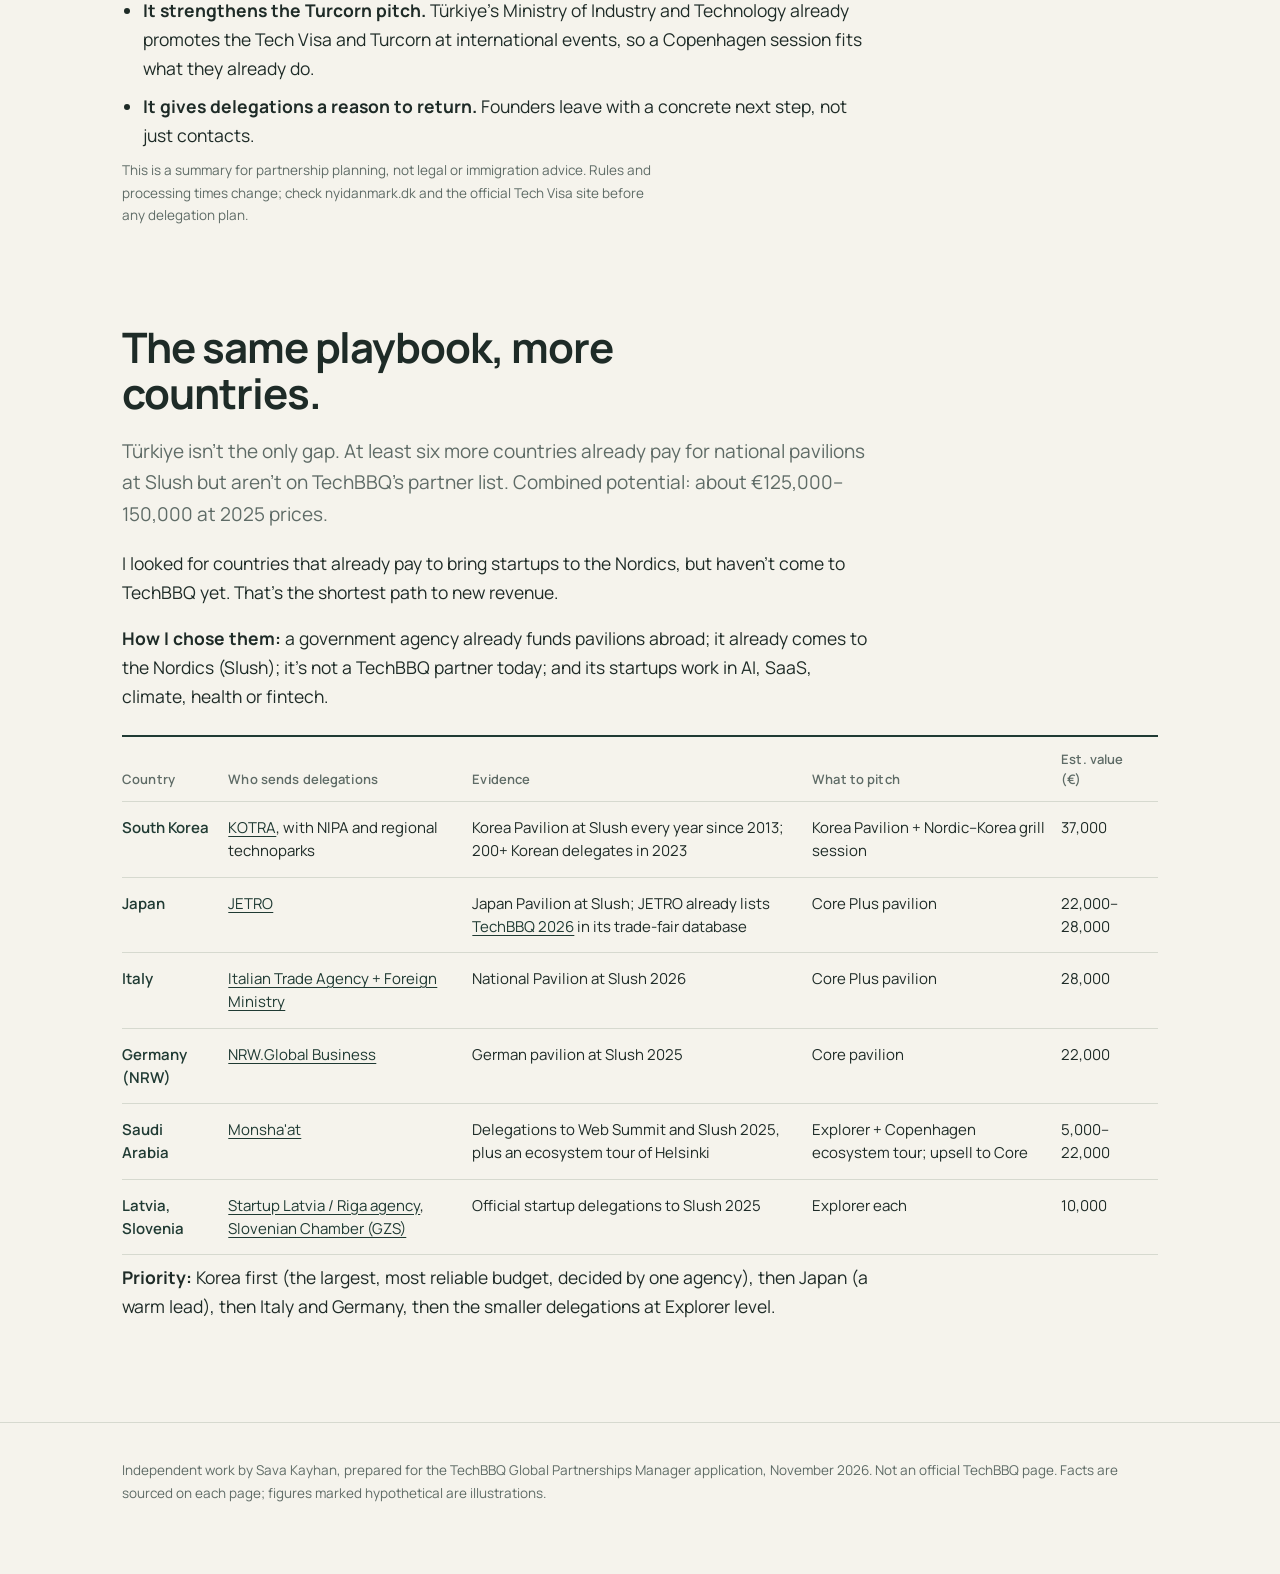
<file: turkiye.html>
<!DOCTYPE html>
<html lang="en">
<head>
<meta charset="utf-8">
<meta name="viewport" content="width=device-width, initial-scale=1">
<title>Nordic–Türkiye corridor · Sava Kayhan</title>
<meta name="description" content="How Sava Kayhan would grow TechBBQ's international partnerships: a working plan for the Global Partnerships Manager role.">
<link rel="preconnect" href="https://fonts.googleapis.com">
<link rel="preconnect" href="https://fonts.gstatic.com" crossorigin>
<link href="https://fonts.googleapis.com/css2?family=Manrope:wght@400;500;600;700;800&display=swap" rel="stylesheet">
<link rel="stylesheet" href="style.css">
</head>
<body>
<a class="skip" href="#main">Skip to content</a>
<header class="topbar">
  <div class="wrap">
    <div class="row">
      <a class="me" href="index.html">Sava Kayhan</a>
      <a class="contact" href="mailto:savakayhan@gmail.com">savakayhan@gmail.com</a>
    </div>
    <nav class="tabs" aria-label="Pages">
      <a href="index.html">Overview</a>
      <a href="corridors.html">Africa & India</a>
      <a href="stakeholders.html">Stakeholder map</a>
      <a href="analysis.html">SWOT & PESTEL</a>
      <a href="work-sample.html">Work sample</a>
      <a href="turkiye.html" aria-current="page">Nordic–Türkiye</a>
      <a href="deck.html">Proposal deck</a>
    </nav>
  </div>
</header>
<div class="pagehead">
  <div class="wrap">
    <h1>A new corridor: Nordic–Türkiye.</h1>
    <p>Türkiye already pays to send startup delegations to Europe's big tech events, but I found no Turkish delegation at TechBBQ. That makes it a ready-made corridor for TechBBQ 2027 (8–9 September, Bella Center).</p>
  </div>
</div>

<main id="main">
<section>
  <div class="wrap">
    <h2>Why Türkiye, why now.</h2>
    <ul class="plain">
      <li><b>TechBBQ has a proven corridor model.</b> The Nordic–India summit (since 2024) and the Nordic–Africa summit already run inside the main event, and India's DPIIT is a Pioneer partner.</li>
      <li><b>Türkiye has the budget and the habit.</b> Under the Ministry of Industry and Technology's call for global entrepreneurship events, development agencies take 100+ Turkish startups a year to Slush, Web Summit, CES and Web Summit Qatar. <span class="src">(<a href="https://bebka.org.tr/en/turkish-tech-startups-take-the-global-stage-at-slush-2025/">BEBKA</a>)</span> Invest in Türkiye runs pavilions at VivaTech and Web Summit, and HİB led the largest delegation in London Tech Week history in 2026: around 60 companies and 250+ delegates. <span class="src">(<a href="https://startupsmagazine.co.uk/?p=38262">Startups Magazine</a>)</span></li>
      <li><b>TechBBQ is missing from that calendar.</b> Slush shows Turkish startups already want the Nordics. TechBBQ is the natural second Nordic stop, two months earlier.</li>
      <li><b>I can open this door.</b> I'm Turkish, worked in Izmir's and Istanbul's events and culture scene for years, and know how public funders write calls and judge proposals.</li>
    </ul>
  </div>
</section>

<section>
  <div class="wrap">
    <h2>Prospect pipeline.</h2>
    <p class="lead">Eight prospects with a combined potential of about €130,000–200,000; at a 50% win rate, about €65,000–100,000 in new revenue. Values use TechBBQ's 2025 international package prices; 2027 prices may differ.</p>
    <div class="table"><table>
      <thead><tr><th>Prospect</th><th>Why they fit</th><th>Package to pitch</th><th>Est. value (€)</th><th>First step</th></tr></thead>
      <tbody>
        <tr><td><a href="https://www.invest.gov.tr/en/news/news-from-turkey/pages/investment-office-showcases-turkiyes-thriving-startup-ecosystem-at-web-summit.aspx">Invest in Türkiye</a></td><td>Runs Türkiye pavilions at Web Summit and VivaTech</td><td>Main or Conqueror + Diplomatic Soirée co-host</td><td>37,000–60,000</td><td>Intro via the Embassy of Türkiye in Copenhagen</td></tr>
        <tr><td><a href="https://ankaraka.org.tr/en/50-turkish-technology-startups-world-stage">Ministry of Industry and Technology + development agencies</a></td><td>An annual call funds startup delegations to Slush, Web Summit, CES</td><td>Conqueror pavilion for 15–20 startups</td><td>37,000</td><td>Ask to add TechBBQ to the 2027 events call</td></tr>
        <tr><td><a href="https://startupsmagazine.co.uk/?p=38262">HİB, Service Exporters' Association</a></td><td>Led a record ~60-company delegation at London Tech Week 2026</td><td>Core Plus + pop-up</td><td>28,000</td><td>Share a London Tech Week-style delegation offer</td></tr>
        <tr><td><a href="https://www.turcorn.gov.tr/en/100527/Turkiye-s-Technology-Startups-Take-the-Global-Stage-at-VivaTech-2026-Paris-Landing-with-Turcorn-Lounge">Turcorn programme</a></td><td>Ran a Turcorn Lounge at VivaTech 2026</td><td>Pop-up or lounge + grill session</td><td>10,000–22,000</td><td>Pitch a Turcorn Lounge Copenhagen</td></tr>
        <tr><td><a href="https://lu.ma/xtcqgcn1">İTÜ ARI Teknokent, Innogate</a></td><td>Takes startup cohorts to Berlin, London and Amsterdam</td><td>Explorer, upgrade to Core</td><td>5,000–22,000</td><td>Invite a 2027 Nordic market-discovery camp</td></tr>
        <tr><td>Turkish Airlines</td><td>Sponsored travel for the CES 2024 delegation</td><td>In-kind travel partner</td><td>In-kind</td><td>Approach after agencies commit</td></tr>
        <tr><td>Embassy of Türkiye in Copenhagen</td><td>Natural host for a reception and investor dinner</td><td>Diplomatic Soirée co-host</td><td>Door-opener</td><td>Courtesy meeting in Q1 2027</td></tr>
        <tr><td>Returning delegations (<a href="https://orig.swiss.tech/events/tech-bbq-2026">swisstech</a>, <a href="https://www.startuplithuania.com/events/techbbq26/">Startup Lithuania</a>, the Dutch trade mission)</td><td>Already attended in 2026</td><td>Renewal + one-tier upsell</td><td>15,000–30,000 uplift</td><td>Post-event ROI review, December 2026</td></tr>
      </tbody>
    </table></div>
  </div>
</section>

<section>
  <div class="wrap">
    <h2>Commercial partners, not only public funders.</h2>
    <p class="lead">Public agencies open the corridor, but the long-term revenue comes from companies and venture funds. These five Turkish players already sell, hire or invest beyond Türkiye, so TechBBQ can sell them an audience rather than a donation.</p>
    <div class="table"><table>
      <thead><tr><th>Prospect</th><th>Why they fit now</th><th>What they'd want from TechBBQ</th><th>Package to pitch</th><th>Est. value (€)</th></tr></thead>
      <tbody>
        <tr><td><a href="https://useinsider.com/?p=523989">Insider</a> (martech)</td><td>Opened a Stockholm office in February 2025 and is hiring in sales and partnerships to grow in the Nordics.</td><td>Meetings with Nordic retail and e-commerce brands; visibility as the AI personalisation leader in the region</td><td>Core Plus + a masterclass on the AI stage</td><td>28,000</td></tr>
        <tr><td><a href="https://bouncewatch.com/company/trendyol-group">Trendyol</a> (e-commerce)</td><td>Expanding internationally, with a 2,000-engineer organisation that talks publicly about AI at scale.</td><td>Employer branding with Nordic engineers; a stage for its engineering story</td><td>Core + talent lounge</td><td>22,000</td></tr>
        <tr><td><a href="https://www.peony.ink/blog/turkey-investors">Revo Capital</a> (VC)</td><td>Fund III first close of $86M in April 2025, backing startups with Turkish roots and global ambitions.</td><td>Deal flow and co-investors for portfolio companies going to the Nordics</td><td>Investor partner + co-host of the Bridge investor session</td><td>10,000–22,000</td></tr>
        <tr><td><a href="https://assets.kpmg.com/content/dam/kpmg/tr/pdf/2026/03/turkish-startup-investments-review-2025.pdf">212</a> (VC)</td><td>Invests in Türkiye, CEE and MENA, and co-publishes the annual Turkish Startup Investments Review with KPMG.</td><td>A platform to launch its data to Nordic LPs and co-investors</td><td>Content partner: launch the review on stage</td><td>10,000</td></tr>
        <tr><td>Turkish Airlines</td><td>Sponsored travel for the CES 2024 delegation.</td><td>Brand visibility with 10,000 attendees from 37 countries</td><td>In-kind travel partner + branded lounge</td><td>In-kind</td></tr>
      </tbody>
    </table></div>
    <p><b>Who I left out, and why:</b> Getir. It was once Türkiye's best-known startup in Europe, but it left all its European markets in 2024 and has since sold its Turkish delivery business to Uber. <span class="src">(<a href="https://startupsmagazine.co.uk/?p=12777">Startups Magazine</a>, <a href="https://tech.eu/tag/getir/">tech.eu</a>)</span> Checking a prospect's current status before pitching saves everyone's time.</p>
    <p class="src">Values use TechBBQ's 2025 package prices and are estimates for planning, not quotes.</p>
  </div>
</section>

<section>
  <div class="wrap">
    <h2>Activations that partners remember.</h2>
    <p class="lead">A pavilion gives a partner space. An activation gives them a reason for people to come to that space. From working with festival sponsors I learned that partners renew when attendees remember the experience, not just the logo. Each idea below starts from what the partner wants to get out of TechBBQ.</p>
    <div class="table"><table>
      <thead><tr><th>Activation</th><th>How it works</th><th>Partner goal it serves</th><th>Best fit</th></tr></thead>
      <tbody>
        <tr><td>Kahve &amp; Capital lounge</td><td>A Turkish coffee lounge next to the investor area, with pre-booked 20-minute founder–investor meetings.</td><td>Memorable brand presence and qualified meetings</td><td>Invest in Türkiye, Turkish Airlines</td></tr>
        <tr><td>Market entry clinic</td><td>Office hours on Start-up Denmark and the Türkiye Tech Visa, after a short stage session.</td><td>Show that the country is easy to do business with</td><td>Invest in Türkiye, Danish Business Authority</td></tr>
        <tr><td>Personalisation lab</td><td>Startups book a free 15-minute review of their customer journey by the partner's experts.</td><td>Leads with Nordic brands and startups</td><td>Insider</td></tr>
        <tr><td>Bridge challenge</td><td>A pitch challenge for startups working across the Nordic–Turkish corridor; the winner gets a trip to an Istanbul tech week.</td><td>Deal flow and a story to share before and after the event</td><td>Revo Capital, 212, Turcorn</td></tr>
        <tr><td>Data launch on stage</td><td>The partner presents new market data, followed by a short investor Q&amp;A.</td><td>Thought leadership and press coverage</td><td>212</td></tr>
        <tr><td>Talent lounge</td><td>A hiring space with tech talks by the partner's engineers and pre-booked conversations with candidates.</td><td>Employer branding and hires</td><td>Trendyol</td></tr>
      </tbody>
    </table></div>
    <p><b>How I'd measure each one:</b> meetings booked in the event app, leads scanned, session attendance and post-event survey scores. These are the numbers that go into the partner's ROI report and set up the renewal conversation.</p>
  </div>
</section>

<section class="dark">
  <div class="wrap">
    <h2>Flagship pitch: the Nordic–Türkiye Startup Bridge.</h2>
    <p>A half-day programme inside TechBBQ 2027, built on the Nordic–India model, that gives Turkish funders one place to show their startups to Nordic investors and corporates.</p>
    <ol class="moves" style="color:#fff">
      <li><div><h3>Türkiye pavilion</h3><p>15–20 selected startups in the main hall: AI, fintech, gaming, climate, health.</p></div></li>
      <li><div><h3>Bridge session</h3><p>Turkish and Nordic VCs on a TechBBQ stage, talking cross-border investment.</p></div></li>
      <li><div><h3>Grill sessions and matchmaking</h3><p>Each startup pitches to a curated investor group, with 1:1 meetings pre-booked in the event app.</p></div></li>
      <li><div><h3>Diplomatic Soirée</h3><p>An investor dinner co-hosted with the Embassy of Türkiye.</p></div></li>
    </ol>
    <p><b style="color:#fff">Suggested package:</b> Conqueror pavilion (€37,000 at 2025 prices) for the lead funder, plus Explorer or Core add-ons for co-funders such as technoparks.</p>
    <p><b style="color:#fff">Timeline:</b> first meetings in Q1 2027, contracts by April, startup selection in May–June, summit on 8–9 September, ROI report in October.</p>
    <p><b style="color:#fff">Sample deck:</b> <a href="deck.html" style="color:#fff">the proposal deck I'd send to Invest in Türkiye</a>.</p>
  </div>
</section>

<section>
  <div class="wrap">
    <h2>A two-way bridge: mobility for founders.</h2>
    <p class="lead">The corridor isn't only about one event. Denmark and Türkiye already have legal and visa routes that let founders move in both directions, and a TechBBQ corridor can make them visible.</p>
    <div class="table"><table>
      <thead><tr><th>Route</th><th>What it is</th><th>Why it matters for the corridor</th></tr></thead>
      <tbody>
        <tr><td><a href="https://nyidanmark.dk/en-GB/Words-and-concepts/Fælles/The-Association-Agreement-with-Turkey">Ankara Agreement</a> (EEC–Türkiye Association Agreement, 1963)</td><td>Gives Turkish nationals special rights in Denmark, and aims to strengthen economic and trade links. Its standstill clause means rules for economically active Turkish citizens can't be stricter than in 1980.</td><td>A long-standing legal basis for Turkish companies doing business in Denmark, and a strong talking point for Turkish funders.</td></tr>
        <tr><td><a href="https://nyidanmark.dk/en-GB/Words-and-concepts/US/Visum/Visa-exemption-for-Turkish-citizens-who-are-to-perform-a-service-in-Denmark">Visa exemption for service providers</a></td><td>Turkish citizens living and working in Türkiye can enter Denmark without a visa to provide a short service, under 90 days. It doesn't cover tourism or family visits.</td><td>Useful for some company staff, but not for delegates simply attending TechBBQ: they still need a visa. Delegation planning must start early.</td></tr>
        <tr><td><a href="https://startupdenmark.info/I-want-to-open-a-startup">Start-up Denmark</a> (Türkiye → Denmark)</td><td>A business plan is approved by an independent expert panel set up by the Danish Business Authority, then the founder applies to SIRI for a permit. Annual quota of 75.</td><td>The next step for Turkish startups who meet Nordic investors at TechBBQ and want to stay.</td></tr>
        <tr><td><a href="https://www.invest.gov.tr/en/news/news-from-turkey/pages/turkiye-launches-tech-visa-program-attract-global-talent-innovators.aspx">Türkiye Tech Visa</a> (Nordics → Türkiye)</td><td>Launched in September 2024: a three-year work permit plus support for foreign tech startups. It drew applications from 47 countries, and 22 startups were approved to relocate. <span class="src">(<a href="https://www.hurriyetdailynews.com/tech-visa-brings-22-startups-to-country-ministry-report-219547">Hürriyet Daily News</a>, <a href="https://aa.com.tr/en/economy/turkish-tech-visa-program-brings-22-innovative-tech-startups-to-turkiye/3848479">AA</a>)</span></td><td>Gives Turkish partners something to offer Nordic founders, so the corridor works in both directions.</td></tr>
      </tbody>
    </table></div>
    <h3>Session idea: a Market entry clinic</h3>
    <p>A 45-minute session at TechBBQ 2027 where Turkish founders hear about Start-up Denmark, and Nordic founders hear about the Türkiye Tech Visa and Turcorn, followed by 1:1 office hours.</p>
    <ul class="plain">
      <li><b>It connects an existing partner.</b> The Danish Business Authority, which sets up the Start-up Denmark panel, is already a TechBBQ Core partner.</li>
      <li><b>It strengthens the Turcorn pitch.</b> Türkiye's Ministry of Industry and Technology already promotes the Tech Visa and Turcorn at international events, so a Copenhagen session fits what they already do.</li>
      <li><b>It gives delegations a reason to return.</b> Founders leave with a concrete next step, not just contacts.</li>
    </ul>
    <p class="src">This is a summary for partnership planning, not legal or immigration advice. Rules and processing times change; check nyidanmark.dk and the official Tech Visa site before any delegation plan.</p>
  </div>
</section>

<section>
  <div class="wrap">
    <h2>The same playbook, more countries.</h2>
    <p class="lead">Türkiye isn't the only gap. At least six more countries already pay for national pavilions at Slush but aren't on TechBBQ's partner list. Combined potential: about €125,000–150,000 at 2025 prices.</p>
    <p>I looked for countries that already pay to bring startups to the Nordics, but haven't come to TechBBQ yet. That's the shortest path to new revenue.</p>
    <p><b>How I chose them:</b> a government agency already funds pavilions abroad; it already comes to the Nordics (Slush); it's not a TechBBQ partner today; and its startups work in AI, SaaS, climate, health or fintech.</p>
    <div class="table"><table>
      <thead><tr><th>Country</th><th>Who sends delegations</th><th>Evidence</th><th>What to pitch</th><th>Est. value (€)</th></tr></thead>
      <tbody>
        <tr><td>South Korea</td><td><a href="https://www.asiae.co.kr/en/article/2025112316480310556">KOTRA</a>, with NIPA and regional technoparks</td><td>Korea Pavilion at Slush every year since 2013; 200+ Korean delegates in 2023</td><td>Korea Pavilion + Nordic–Korea grill session</td><td>37,000</td></tr>
        <tr><td>Japan</td><td><a href="https://businessyokohama.com/?p=9037">JETRO</a></td><td>Japan Pavilion at Slush; JETRO already lists <a href="https://www.jetro.go.jp/en/database/j-messe/tradefair/detail/159723">TechBBQ 2026</a> in its trade-fair database</td><td>Core Plus pavilion</td><td>22,000–28,000</td></tr>
        <tr><td>Italy</td><td><a href="https://www.esteri.it/en/?p=196939">Italian Trade Agency + Foreign Ministry</a></td><td>National Pavilion at Slush 2026</td><td>Core Plus pavilion</td><td>28,000</td></tr>
        <tr><td>Germany (NRW)</td><td><a href="https://nrwglobalbusiness.com/aktuelles/veranstaltungen/details/slush-2025">NRW.Global Business</a></td><td>German pavilion at Slush 2025</td><td>Core pavilion</td><td>22,000</td></tr>
        <tr><td>Saudi Arabia</td><td><a href="https://monshaat.gov.sa/en/node/404562">Monsha'at</a></td><td>Delegations to Web Summit and Slush 2025, plus an ecosystem tour of Helsinki</td><td>Explorer + Copenhagen ecosystem tour; upsell to Core</td><td>5,000–22,000</td></tr>
        <tr><td>Latvia, Slovenia</td><td><a href="https://www.liveriga.com/en/13976-call-for-applications-join-the-latvian-startup-delegation-to-slush-2025">Startup Latvia / Riga agency</a>, <a href="https://www.startup.si/en-us/news/slovenian-startup-delegation-at-slush-2025">Slovenian Chamber (GZS)</a></td><td>Official startup delegations to Slush 2025</td><td>Explorer each</td><td>10,000</td></tr>
      </tbody>
    </table></div>
    <p><b>Priority:</b> Korea first (the largest, most reliable budget, decided by one agency), then Japan (a warm lead), then Italy and Germany, then the smaller delegations at Explorer level.</p>
  </div>
</section>
</main>
<footer>
  <div class="wrap">
    <p>Independent work by Sava Kayhan, prepared for the TechBBQ Global Partnerships Manager application, November 2026. Not an official TechBBQ page. Facts are sourced on each page; figures marked hypothetical are illustrations.</p>
  </div>
</footer>
</body>
</html>
</file>
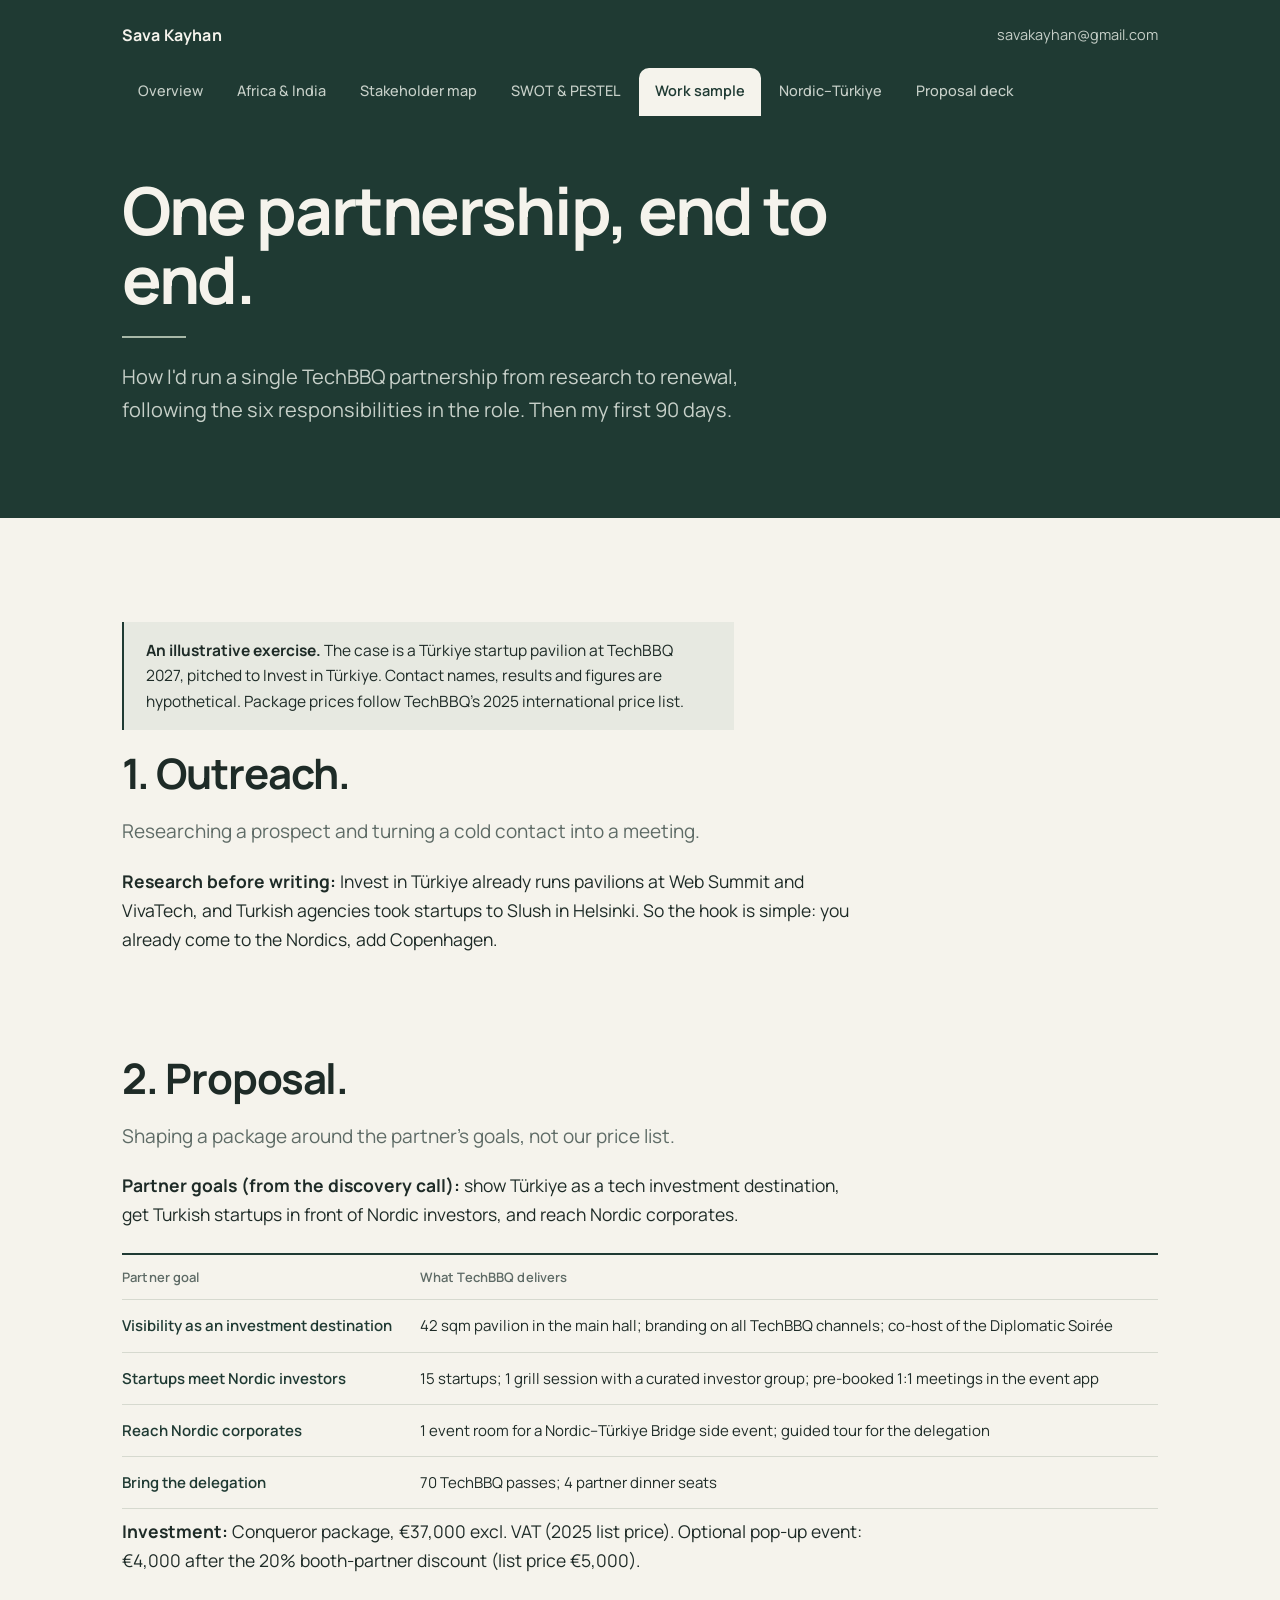
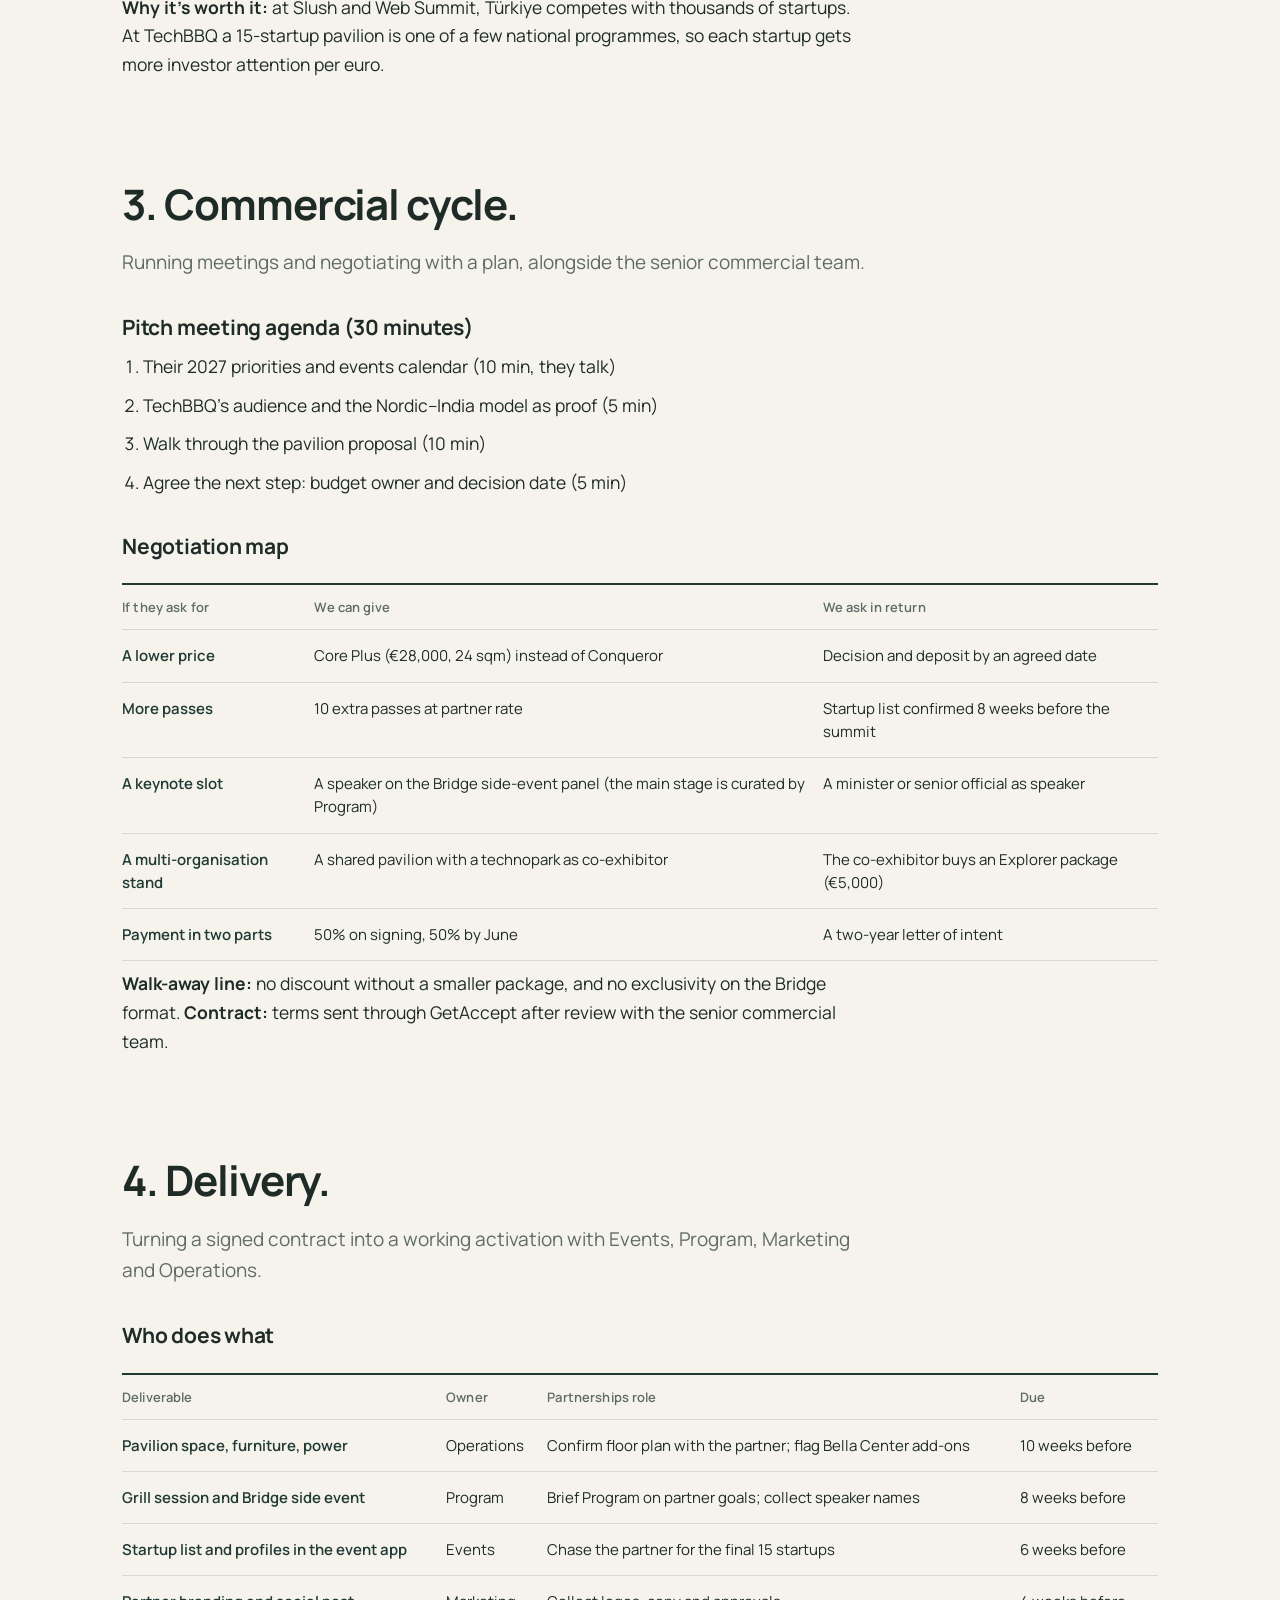
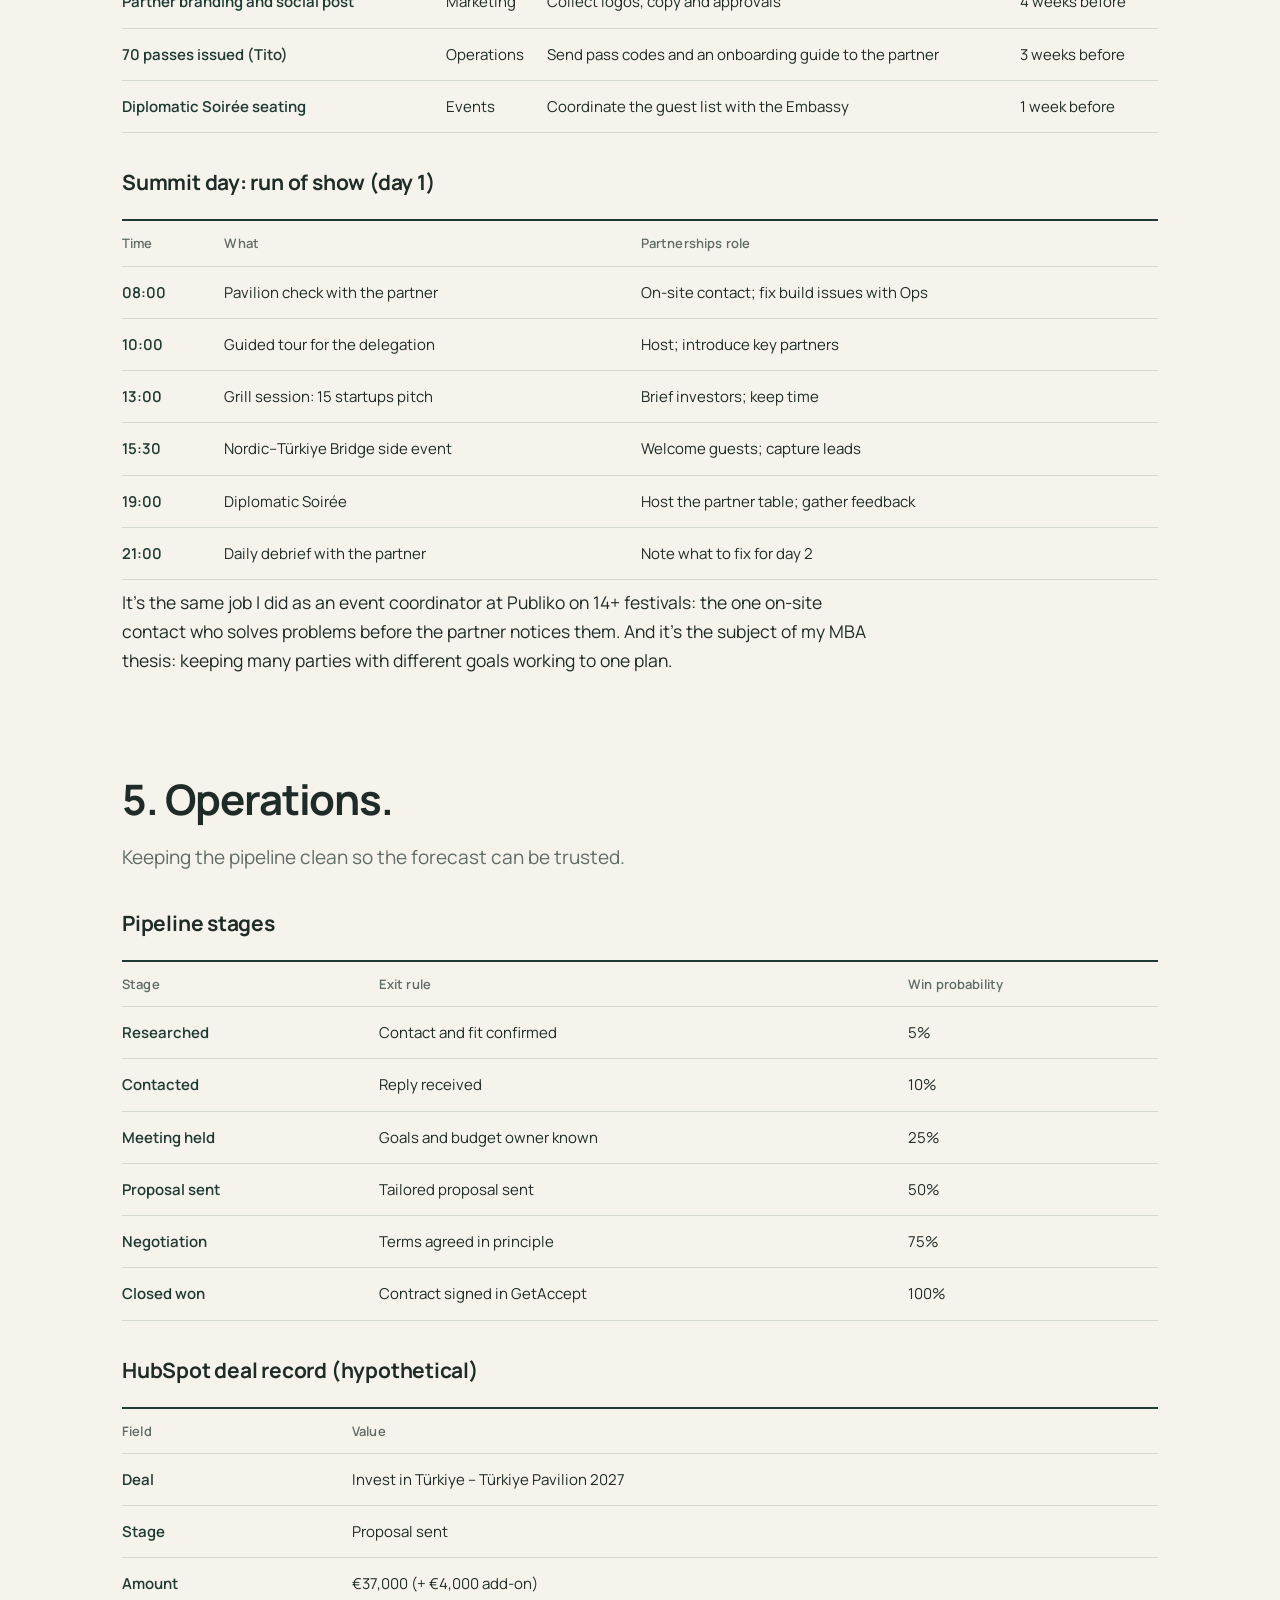
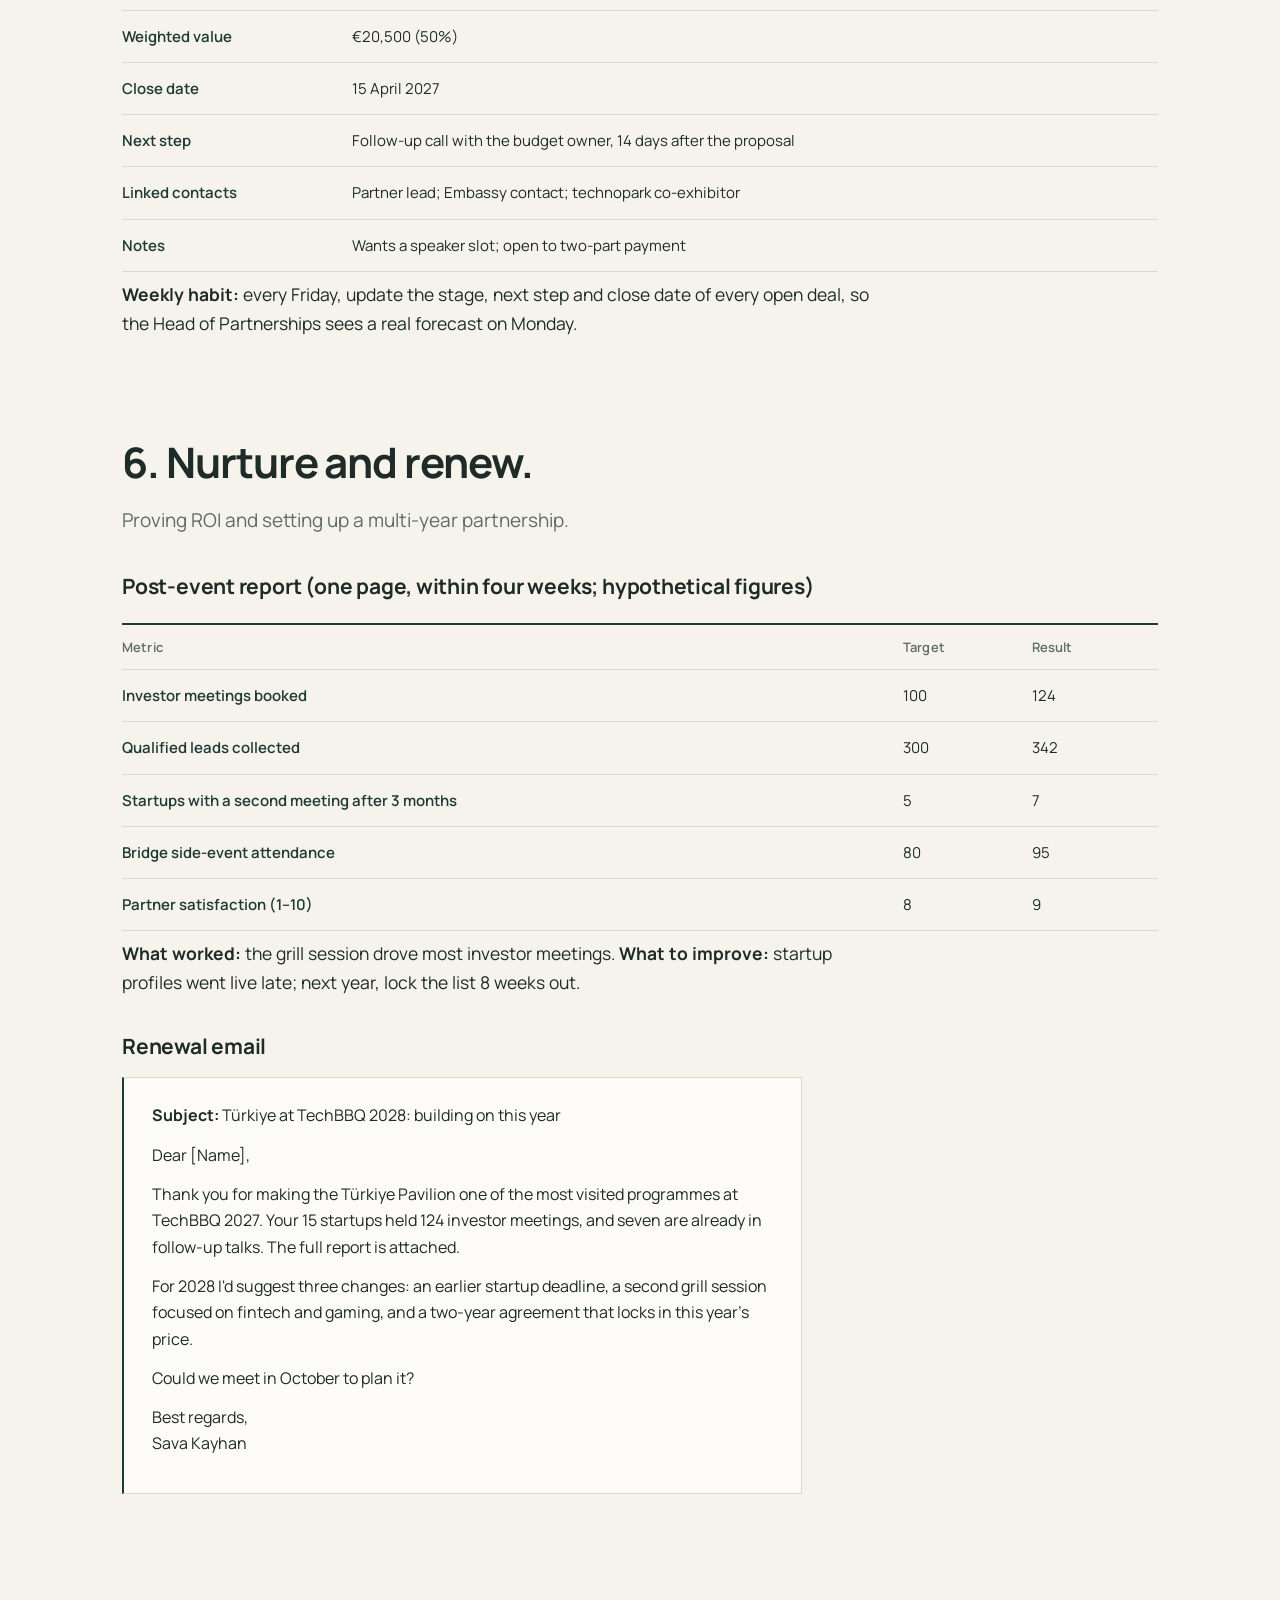
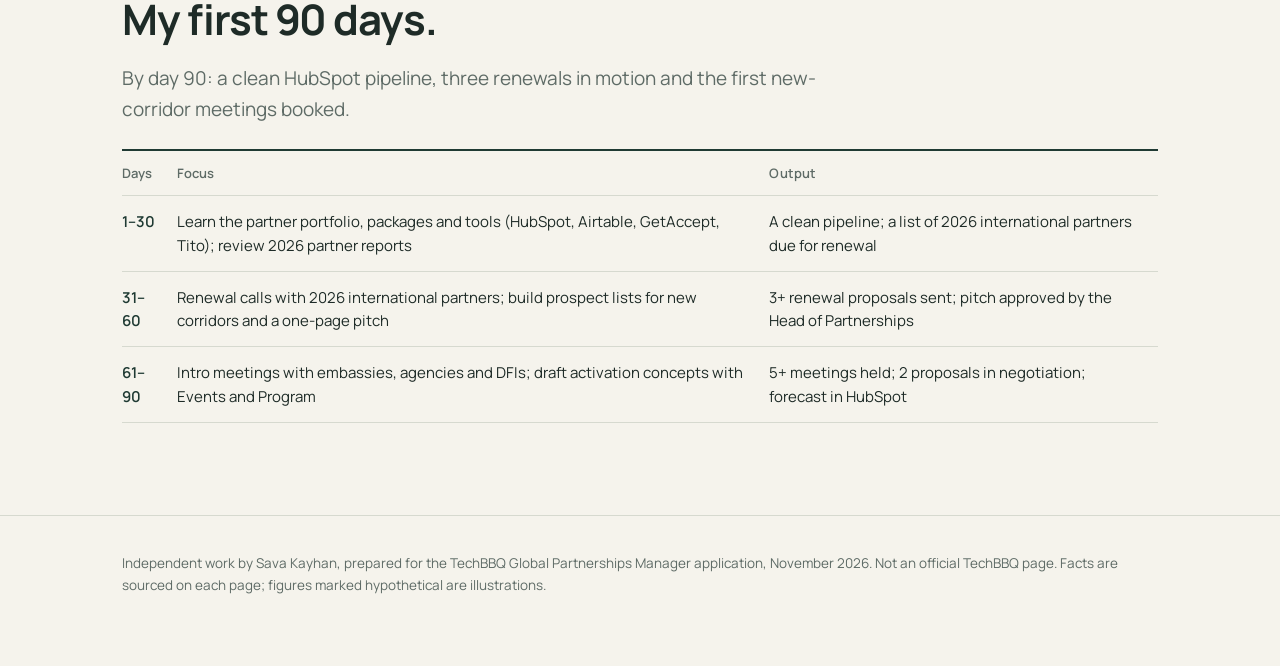
<file: work-sample.html>
<!DOCTYPE html>
<html lang="en">
<head>
<meta charset="utf-8">
<meta name="viewport" content="width=device-width, initial-scale=1">
<title>Work sample · Sava Kayhan</title>
<meta name="description" content="How Sava Kayhan would grow TechBBQ's international partnerships: a working plan for the Global Partnerships Manager role.">
<link rel="preconnect" href="https://fonts.googleapis.com">
<link rel="preconnect" href="https://fonts.gstatic.com" crossorigin>
<link href="https://fonts.googleapis.com/css2?family=Manrope:wght@400;500;600;700;800&display=swap" rel="stylesheet">
<link rel="stylesheet" href="style.css">
</head>
<body>
<a class="skip" href="#main">Skip to content</a>
<header class="topbar">
  <div class="wrap">
    <div class="row">
      <a class="me" href="index.html">Sava Kayhan</a>
      <a class="contact" href="mailto:savakayhan@gmail.com">savakayhan@gmail.com</a>
    </div>
    <nav class="tabs" aria-label="Pages">
      <a href="index.html">Overview</a>
      <a href="corridors.html">Africa & India</a>
      <a href="stakeholders.html">Stakeholder map</a>
      <a href="analysis.html">SWOT & PESTEL</a>
      <a href="work-sample.html" aria-current="page">Work sample</a>
      <a href="turkiye.html">Nordic–Türkiye</a>
      <a href="deck.html">Proposal deck</a>
    </nav>
  </div>
</header>
<div class="pagehead">
  <div class="wrap">
    <h1>One partnership, end to end.</h1>
    <p>How I'd run a single TechBBQ partnership from research to renewal, following the six responsibilities in the role. Then my first 90 days.</p>
  </div>
</div>

<main id="main">
<section>
  <div class="wrap">
    <div class="note"><b>An illustrative exercise.</b> The case is a Türkiye startup pavilion at TechBBQ 2027, pitched to Invest in Türkiye. Contact names, results and figures are hypothetical. Package prices follow TechBBQ's 2025 international price list.</div>

    <h2>1. Outreach.</h2>
    <p class="lead">Researching a prospect and turning a cold contact into a meeting.</p>
    <p><b>Research before writing:</b> Invest in Türkiye already runs pavilions at Web Summit and VivaTech, and Turkish agencies took startups to Slush in Helsinki. So the hook is simple: you already come to the Nordics, add Copenhagen.</p>
  </div>
</section>

<section>
  <div class="wrap">
    <h2>2. Proposal.</h2>
    <p class="lead">Shaping a package around the partner's goals, not our price list.</p>
    <p><b>Partner goals (from the discovery call):</b> show Türkiye as a tech investment destination, get Turkish startups in front of Nordic investors, and reach Nordic corporates.</p>
    <div class="table"><table>
      <thead><tr><th>Partner goal</th><th>What TechBBQ delivers</th></tr></thead>
      <tbody>
        <tr><td>Visibility as an investment destination</td><td>42 sqm pavilion in the main hall; branding on all TechBBQ channels; co-host of the Diplomatic Soirée</td></tr>
        <tr><td>Startups meet Nordic investors</td><td>15 startups; 1 grill session with a curated investor group; pre-booked 1:1 meetings in the event app</td></tr>
        <tr><td>Reach Nordic corporates</td><td>1 event room for a Nordic–Türkiye Bridge side event; guided tour for the delegation</td></tr>
        <tr><td>Bring the delegation</td><td>70 TechBBQ passes; 4 partner dinner seats</td></tr>
      </tbody>
    </table></div>
    <p><b>Investment:</b> Conqueror package, €37,000 excl. VAT (2025 list price). Optional pop-up event: €4,000 after the 20% booth-partner discount (list price €5,000).</p>
    <p><b>Why it's worth it:</b> at Slush and Web Summit, Türkiye competes with thousands of startups. At TechBBQ a 15-startup pavilion is one of a few national programmes, so each startup gets more investor attention per euro.</p>
  </div>
</section>

<section>
  <div class="wrap">
    <h2>3. Commercial cycle.</h2>
    <p class="lead">Running meetings and negotiating with a plan, alongside the senior commercial team.</p>
    <h3>Pitch meeting agenda (30 minutes)</h3>
    <ol class="plain">
      <li>Their 2027 priorities and events calendar (10 min, they talk)</li>
      <li>TechBBQ's audience and the Nordic–India model as proof (5 min)</li>
      <li>Walk through the pavilion proposal (10 min)</li>
      <li>Agree the next step: budget owner and decision date (5 min)</li>
    </ol>
    <h3>Negotiation map</h3>
    <div class="table"><table>
      <thead><tr><th>If they ask for</th><th>We can give</th><th>We ask in return</th></tr></thead>
      <tbody>
        <tr><td>A lower price</td><td>Core Plus (€28,000, 24 sqm) instead of Conqueror</td><td>Decision and deposit by an agreed date</td></tr>
        <tr><td>More passes</td><td>10 extra passes at partner rate</td><td>Startup list confirmed 8 weeks before the summit</td></tr>
        <tr><td>A keynote slot</td><td>A speaker on the Bridge side-event panel (the main stage is curated by Program)</td><td>A minister or senior official as speaker</td></tr>
        <tr><td>A multi-organisation stand</td><td>A shared pavilion with a technopark as co-exhibitor</td><td>The co-exhibitor buys an Explorer package (€5,000)</td></tr>
        <tr><td>Payment in two parts</td><td>50% on signing, 50% by June</td><td>A two-year letter of intent</td></tr>
      </tbody>
    </table></div>
    <p><b>Walk-away line:</b> no discount without a smaller package, and no exclusivity on the Bridge format. <b>Contract:</b> terms sent through GetAccept after review with the senior commercial team.</p>
  </div>
</section>

<section>
  <div class="wrap">
    <h2>4. Delivery.</h2>
    <p class="lead">Turning a signed contract into a working activation with Events, Program, Marketing and Operations.</p>
    <h3>Who does what</h3>
    <div class="table"><table>
      <thead><tr><th>Deliverable</th><th>Owner</th><th>Partnerships role</th><th>Due</th></tr></thead>
      <tbody>
        <tr><td>Pavilion space, furniture, power</td><td>Operations</td><td>Confirm floor plan with the partner; flag Bella Center add-ons</td><td>10 weeks before</td></tr>
        <tr><td>Grill session and Bridge side event</td><td>Program</td><td>Brief Program on partner goals; collect speaker names</td><td>8 weeks before</td></tr>
        <tr><td>Startup list and profiles in the event app</td><td>Events</td><td>Chase the partner for the final 15 startups</td><td>6 weeks before</td></tr>
        <tr><td>Partner branding and social post</td><td>Marketing</td><td>Collect logos, copy and approvals</td><td>4 weeks before</td></tr>
        <tr><td>70 passes issued (Tito)</td><td>Operations</td><td>Send pass codes and an onboarding guide to the partner</td><td>3 weeks before</td></tr>
        <tr><td>Diplomatic Soirée seating</td><td>Events</td><td>Coordinate the guest list with the Embassy</td><td>1 week before</td></tr>
      </tbody>
    </table></div>
    <h3>Summit day: run of show (day 1)</h3>
    <div class="table"><table>
      <thead><tr><th>Time</th><th>What</th><th>Partnerships role</th></tr></thead>
      <tbody>
        <tr><td>08:00</td><td>Pavilion check with the partner</td><td>On-site contact; fix build issues with Ops</td></tr>
        <tr><td>10:00</td><td>Guided tour for the delegation</td><td>Host; introduce key partners</td></tr>
        <tr><td>13:00</td><td>Grill session: 15 startups pitch</td><td>Brief investors; keep time</td></tr>
        <tr><td>15:30</td><td>Nordic–Türkiye Bridge side event</td><td>Welcome guests; capture leads</td></tr>
        <tr><td>19:00</td><td>Diplomatic Soirée</td><td>Host the partner table; gather feedback</td></tr>
        <tr><td>21:00</td><td>Daily debrief with the partner</td><td>Note what to fix for day 2</td></tr>
      </tbody>
    </table></div>
    <p>It's the same job I did as an event coordinator at Publiko on 14+ festivals: the one on-site contact who solves problems before the partner notices them. And it's the subject of my MBA thesis: keeping many parties with different goals working to one plan.</p>
  </div>
</section>

<section>
  <div class="wrap">
    <h2>5. Operations.</h2>
    <p class="lead">Keeping the pipeline clean so the forecast can be trusted.</p>
    <h3>Pipeline stages</h3>
    <div class="table"><table>
      <thead><tr><th>Stage</th><th>Exit rule</th><th>Win probability</th></tr></thead>
      <tbody>
        <tr><td>Researched</td><td>Contact and fit confirmed</td><td>5%</td></tr>
        <tr><td>Contacted</td><td>Reply received</td><td>10%</td></tr>
        <tr><td>Meeting held</td><td>Goals and budget owner known</td><td>25%</td></tr>
        <tr><td>Proposal sent</td><td>Tailored proposal sent</td><td>50%</td></tr>
        <tr><td>Negotiation</td><td>Terms agreed in principle</td><td>75%</td></tr>
        <tr><td>Closed won</td><td>Contract signed in GetAccept</td><td>100%</td></tr>
      </tbody>
    </table></div>
    <h3>HubSpot deal record (hypothetical)</h3>
    <div class="table"><table>
      <thead><tr><th>Field</th><th>Value</th></tr></thead>
      <tbody>
        <tr><td>Deal</td><td>Invest in Türkiye – Türkiye Pavilion 2027</td></tr>
        <tr><td>Stage</td><td>Proposal sent</td></tr>
        <tr><td>Amount</td><td>€37,000 (+ €4,000 add-on)</td></tr>
        <tr><td>Weighted value</td><td>€20,500 (50%)</td></tr>
        <tr><td>Close date</td><td>15 April 2027</td></tr>
        <tr><td>Next step</td><td>Follow-up call with the budget owner, 14 days after the proposal</td></tr>
        <tr><td>Linked contacts</td><td>Partner lead; Embassy contact; technopark co-exhibitor</td></tr>
        <tr><td>Notes</td><td>Wants a speaker slot; open to two-part payment</td></tr>
      </tbody>
    </table></div>
    <p><b>Weekly habit:</b> every Friday, update the stage, next step and close date of every open deal, so the Head of Partnerships sees a real forecast on Monday.</p>
  </div>
</section>

<section>
  <div class="wrap">
    <h2>6. Nurture and renew.</h2>
    <p class="lead">Proving ROI and setting up a multi-year partnership.</p>
    <h3>Post-event report (one page, within four weeks; hypothetical figures)</h3>
    <div class="table"><table>
      <thead><tr><th>Metric</th><th>Target</th><th>Result</th></tr></thead>
      <tbody>
        <tr><td>Investor meetings booked</td><td>100</td><td>124</td></tr>
        <tr><td>Qualified leads collected</td><td>300</td><td>342</td></tr>
        <tr><td>Startups with a second meeting after 3 months</td><td>5</td><td>7</td></tr>
        <tr><td>Bridge side-event attendance</td><td>80</td><td>95</td></tr>
        <tr><td>Partner satisfaction (1–10)</td><td>8</td><td>9</td></tr>
      </tbody>
    </table></div>
    <p><b>What worked:</b> the grill session drove most investor meetings. <b>What to improve:</b> startup profiles went live late; next year, lock the list 8 weeks out.</p>
    <h3>Renewal email</h3>
    <blockquote class="mail">
      <p><b>Subject:</b> Türkiye at TechBBQ 2028: building on this year</p>
      <p>Dear [Name],</p>
      <p>Thank you for making the Türkiye Pavilion one of the most visited programmes at TechBBQ 2027. Your 15 startups held 124 investor meetings, and seven are already in follow-up talks. The full report is attached.</p>
      <p>For 2028 I'd suggest three changes: an earlier startup deadline, a second grill session focused on fintech and gaming, and a two-year agreement that locks in this year's price.</p>
      <p>Could we meet in October to plan it?</p>
      <p>Best regards,<br>Sava Kayhan</p>
    </blockquote>
  </div>
</section>

<section>
  <div class="wrap">
    <h2>My first 90 days.</h2>
    <p class="lead">By day 90: a clean HubSpot pipeline, three renewals in motion and the first new-corridor meetings booked.</p>
    <div class="table"><table>
      <thead><tr><th>Days</th><th>Focus</th><th>Output</th></tr></thead>
      <tbody>
        <tr><td>1–30</td><td>Learn the partner portfolio, packages and tools (HubSpot, Airtable, GetAccept, Tito); review 2026 partner reports</td><td>A clean pipeline; a list of 2026 international partners due for renewal</td></tr>
        <tr><td>31–60</td><td>Renewal calls with 2026 international partners; build prospect lists for new corridors and a one-page pitch</td><td>3+ renewal proposals sent; pitch approved by the Head of Partnerships</td></tr>
        <tr><td>61–90</td><td>Intro meetings with embassies, agencies and DFIs; draft activation concepts with Events and Program</td><td>5+ meetings held; 2 proposals in negotiation; forecast in HubSpot</td></tr>
      </tbody>
    </table></div>
  </div>
</section>
</main>
<footer>
  <div class="wrap">
    <p>Independent work by Sava Kayhan, prepared for the TechBBQ Global Partnerships Manager application, November 2026. Not an official TechBBQ page. Facts are sourced on each page; figures marked hypothetical are illustrations.</p>
  </div>
</footer>
</body>
</html>
</file>
<file: style.css>
:root{
  --forest:#1F3A33; --forest-deep:#162B25; --forest-2:#2B4A42; --sage:#A7B8A8; --sage-soft:#E7E9E1;
  --ivory:#F5F3EC; --white:#FCFBF8; --ink:#1E2B27; --muted:#5E6B66; --line:#D6D9CF; --line-dark:#3E5A52;
}
*{box-sizing:border-box;margin:0;padding:0}
html{scroll-behavior:smooth}
body{font-family:"Manrope",system-ui,-apple-system,sans-serif;background:var(--ivory);color:var(--ink);font-size:17.5px;line-height:1.65}
a{color:var(--forest);text-underline-offset:3px}
:focus-visible{outline:2px solid var(--sage);outline-offset:3px}
img,svg{max-width:100%}
.wrap{max-width:1100px;margin:0 auto;padding:0 32px}
.narrow{max-width:760px}
.skip{position:absolute;left:-999px;top:0;background:var(--sage);color:var(--forest);padding:8px 14px;z-index:10}
.skip:focus{left:12px;top:12px}

/* top bar + tabs */
.topbar{background:var(--forest);color:var(--ivory)}
.topbar .row{display:flex;justify-content:space-between;align-items:center;gap:20px;padding:22px 0 0;flex-wrap:wrap}
.topbar .me{font-weight:700;text-decoration:none;color:var(--ivory);font-size:16px;letter-spacing:.01em}
.topbar .contact{font-size:14.5px;color:#C7D0C9;text-decoration:none}
.topbar .contact:hover{color:var(--ivory);text-decoration:underline}
.tabs{display:flex;gap:2px;margin-top:20px;overflow-x:auto;scrollbar-width:none}
.tabs::-webkit-scrollbar{display:none}
.tabs a{flex:0 0 auto;color:#C7D0C9;text-decoration:none;font-size:14.5px;font-weight:500;padding:11px 16px 13px;border-radius:10px 10px 0 0}
.tabs a:hover{color:var(--ivory);background:rgba(255,255,255,.06)}
.tabs a[aria-current="page"]{background:var(--ivory);color:var(--forest);font-weight:600}

/* page heads */
.pagehead{background:var(--forest);color:var(--ivory);padding:60px 0 72px}
.pagehead h1{font-size:clamp(36px,5.4vw,66px);line-height:1.04;font-weight:700;letter-spacing:-.03em;max-width:17ch}
.pagehead p{font-size:clamp(17px,1.8vw,20px);max-width:54ch;margin-top:22px;color:#C7D0C9}
.pagehead p::before{content:"";display:block;width:64px;height:2px;background:var(--sage);margin-bottom:22px}

/* home hero */
.hero h1{font-size:clamp(42px,7vw,92px);max-width:12ch;letter-spacing:-.035em}
.routes{display:block;width:100%;height:auto;margin-top:30px}
.routes .path{fill:none;stroke:var(--sage);stroke-width:1.6;stroke-linecap:round;stroke-dasharray:1200;stroke-dashoffset:1200;animation:draw 2.6s .3s cubic-bezier(.6,0,.2,1) forwards}
.routes .path.b{animation-delay:.6s}.routes .path.c{animation-delay:.9s}
.routes circle{fill:var(--ivory)}.routes circle.home{fill:var(--sage)}
.routes text{fill:#C7D0C9;font:500 14px "Manrope",sans-serif}
@keyframes draw{to{stroke-dashoffset:0}}
@media (prefers-reduced-motion:reduce){.routes .path{animation:none;stroke-dashoffset:0}html{scroll-behavior:auto}}
.hero{padding-bottom:0}

/* sections */
main section{padding:84px 0}
main section + section{padding-top:0}
main section.dark{background:var(--forest-deep);color:var(--ivory);padding:92px 0}
main section.dark + section{padding-top:84px}
main section.dark .lead,main section.dark p{color:#C7D0C9}
h2{font-size:clamp(28px,3.6vw,42px);line-height:1.1;font-weight:700;letter-spacing:-.025em;max-width:22ch;margin-bottom:20px}
h3{font-size:21px;line-height:1.25;font-weight:700;letter-spacing:-.01em;margin:36px 0 12px}
p{margin-bottom:1em;max-width:68ch}
.lead{font-size:19px;color:var(--muted);max-width:62ch}
ul.plain,ol.plain{padding-left:1.2em;max-width:68ch}
ul.plain li,ol.plain li{margin-bottom:.55em}
.note{background:var(--sage-soft);border-left:2px solid var(--forest);padding:16px 22px;font-size:15.5px;max-width:68ch;margin:20px 0}
.src{font-size:13.5px;color:var(--muted)}
.src a{color:var(--muted)}

/* stat */
.split{display:grid;grid-template-columns:1.15fr .85fr;gap:64px;align-items:start}
.stat{border-top:2px solid var(--forest);padding:26px 0 0}
.stat strong{display:block;font-size:clamp(52px,6vw,76px);line-height:1;font-weight:700;letter-spacing:-.04em;color:var(--forest)}
.stat span{display:block;margin-top:12px;font-size:16px;color:var(--ink)}
.stat small{display:block;margin-top:16px;font-size:13.5px;color:var(--muted)}

/* numbers band */
.numbers{display:grid;grid-template-columns:repeat(4,1fr);border-top:1px solid var(--forest);border-bottom:1px solid var(--line);margin-top:20px}
.numbers div{padding:26px 22px 24px 0}
.numbers div + div{padding-left:22px;border-left:1px solid var(--line)}
.numbers b{display:block;font-size:clamp(32px,3.6vw,44px);font-weight:700;letter-spacing:-.03em;line-height:1;color:var(--forest)}
.numbers span{display:block;font-size:14.5px;color:var(--muted);margin-top:8px}

/* page index on home */
.pages{list-style:none;margin-top:30px;border-top:1px solid var(--forest)}
.pages li{border-bottom:1px solid var(--line)}
.pages a{display:grid;grid-template-columns:1fr 2fr;gap:24px;padding:24px 0;text-decoration:none;color:var(--ink)}
.pages a b{font-size:22px;font-weight:700;letter-spacing:-.015em;line-height:1.2;color:var(--forest)}
.pages a span{color:var(--muted)}
.pages a:hover b{text-decoration:underline;text-decoration-thickness:1px;text-underline-offset:5px}

/* tables */
.table{overflow-x:auto;margin:24px 0 8px;border-top:2px solid var(--forest);border-bottom:1px solid var(--line)}
table{border-collapse:collapse;width:100%;min-width:640px;font-size:15px;line-height:1.55}
th{text-align:left;font-weight:600;font-size:13px;letter-spacing:.01em;color:var(--muted);padding:12px 16px 12px 0;vertical-align:bottom}
td{padding:14px 16px 14px 0;border-top:1px solid var(--line);vertical-align:top}
td:first-child{font-weight:600;color:var(--forest)}
.pill{display:inline-block;border-radius:99px;padding:2px 10px;font-size:12.5px;font-weight:600;white-space:nowrap;border:1px solid var(--forest);color:var(--forest)}
.pill.new{background:var(--forest);color:var(--ivory)}
.pill.grow{background:var(--sage-soft)}
.pill.research{border-color:var(--line);color:var(--muted)}

/* matrix */
.matrix{display:grid;grid-template-columns:28px 1fr 1fr;grid-template-rows:auto auto 28px;gap:10px;margin-top:40px}
.q{border-radius:14px;padding:26px 26px 28px;min-height:220px;color:var(--ivory);border:1px solid var(--line-dark)}
.q h3{font-size:20px;margin:0 0 4px}
.q .sub{font-size:13.5px;color:#A9B6AE !important;margin-bottom:14px}
.q ul{list-style:none;font-size:15.5px;line-height:1.8;color:#DCE2DD}
.q-sat,.q-inf,.q-mon{background:transparent}
.q-close{background:var(--sage-soft);border-color:var(--sage-soft);color:var(--forest)}
.q-close .sub{color:var(--muted) !important}
.q-close ul{color:var(--forest)}
.axis-y{grid-row:1/3;grid-column:1;writing-mode:vertical-rl;transform:rotate(180deg);text-align:center;font-size:13px;color:#A9B6AE}
.axis-x{grid-column:2/4;grid-row:3;text-align:center;font-size:13px;color:#A9B6AE}

/* ladder */
.ladder{display:grid;grid-template-columns:repeat(5,1fr);gap:8px;align-items:end;margin:36px 0 10px}
.step{border-radius:10px;padding:18px 16px;background:var(--sage-soft);color:var(--forest)}
.step:nth-child(1){min-height:110px;background:#EEEFE9}.step:nth-child(2){min-height:140px}.step:nth-child(3){min-height:170px;background:#CBD5CC}.step:nth-child(4){min-height:200px;background:var(--sage)}.step:nth-child(5){min-height:230px;background:var(--forest);color:var(--ivory)}
.step b{display:block;font-size:17px;line-height:1.2}
.step span{display:block;font-size:13.5px;margin-top:8px;opacity:.85}
.ladder-cap{font-size:13.5px;color:var(--muted)}

/* swot */
.swot{display:grid;grid-template-columns:1fr 1fr;gap:10px;margin-top:30px}
.swot > div{border-radius:14px;padding:26px 28px}
.swot h3{margin:0 0 4px;font-size:20px}
.swot .sub{font-size:13.5px;opacity:.75;margin-bottom:12px}
.swot ul{padding-left:1.1em;font-size:15.5px}
.swot li{margin-bottom:.45em}
.s{background:var(--forest);color:var(--ivory)}
.w{background:var(--white);border:1px solid var(--line)}
.o{background:var(--sage-soft)}
.t{background:var(--forest-deep);color:var(--ivory)}

/* moves */
.moves{list-style:none;counter-reset:m;margin-top:28px}
.moves li{counter-increment:m;display:grid;grid-template-columns:72px 1fr;gap:12px;padding:28px 0;border-top:1px solid var(--line)}
.moves li::before{content:counter(m);font-size:44px;line-height:1;font-weight:300;color:var(--forest)}
section.dark .moves li{border-color:var(--line-dark)}
section.dark .moves li::before{color:var(--sage)}
.moves h3{margin:0 0 8px}
.moves p{margin-bottom:.5em}

/* quote email */
blockquote.mail{background:var(--white);border:1px solid var(--line);border-left:2px solid var(--forest);padding:24px 28px;font-size:16px;max-width:68ch;margin:18px 0}
blockquote.mail p{margin-bottom:.8em}

/* about + contact */
.about{display:grid;grid-template-columns:1.2fr .8fr;gap:64px}
.contact-links{list-style:none;margin-top:10px}
.contact-links li{padding:14px 0;border-top:1px solid var(--line-dark);font-size:18px}
.contact-links a{color:var(--ivory);font-weight:600}
.contact-links small{display:block;font-size:13px;color:#A9B6AE}

footer{padding:36px 0 56px;color:var(--muted);font-size:13.5px;border-top:1px solid var(--line)}
footer p{max-width:none}

@media (max-width:860px){
  .wrap{padding:0 22px}
  .split,.about{grid-template-columns:1fr;gap:36px}
  .numbers{grid-template-columns:1fr 1fr}
  .numbers div:nth-child(3){border-left:0;padding-left:0}
  .numbers div:nth-child(n+3){border-top:1px solid var(--line)}
  .pages a{grid-template-columns:1fr;gap:6px}
  .matrix{grid-template-columns:1fr;grid-template-rows:auto}
  .axis-y,.axis-x{display:none}
  .ladder{grid-template-columns:1fr}
  .step{min-height:0 !important}
  .swot{grid-template-columns:1fr}
  .moves li{grid-template-columns:48px 1fr}
  .moves li::before{font-size:34px}
}

/* stakeholder landscape */
.groups{display:grid;grid-template-columns:repeat(2,1fr);gap:0 56px;margin-top:28px;border-top:1px solid var(--forest)}
.groups > div{padding:22px 0;border-bottom:1px solid var(--line)}
.groups h3{margin:0 0 6px;color:var(--forest);font-size:19px}
.groups p{font-size:15.5px;color:var(--ink);margin:0}
@media (max-width:860px){.groups{grid-template-columns:1fr}}
.formula{font-size:18px;font-weight:600;color:var(--forest);background:var(--white);border:1px solid var(--line);padding:12px 16px;margin:14px 0 10px !important;display:inline-block}
.groups p + p{margin-top:10px}
</file>
<file: deck.css>
.deck {
  --forest: #1F3A33;
  --forest-deep: #162B25;
  --sage: #A7B8A8;
  --sage-soft: #E7E9E1;
  --ivory: #F5F3EC;
  --ink: #1E2B27;
  --muted: #4F5C57;
  --line: #C9CEC2;
  --on-dark: #C9D6CB;
}
.deck { font-family: 'Manrope', Arial, sans-serif; color: var(--ink); }
.deck section { padding: 128px 128px 160px; background: var(--ivory); box-sizing: border-box; display: flex; flex-direction: column; counter-increment: page; }
.deck section.dark { background: var(--forest); color: var(--ivory); }
.deck section.soft { background: var(--sage-soft); }
.deck h1 { font-size: 120px; font-weight: 800; line-height: 1.02; letter-spacing: -2px; margin: 0; }
.deck h2 { font-size: 72px; font-weight: 800; line-height: 1.08; letter-spacing: -1px; margin: 0 0 56px; color: var(--forest); }
.deck section.dark h2 { color: var(--ivory); }
.deck h3 { font-size: 32px; font-weight: 700; line-height: 1.2; margin: 0 0 16px; color: var(--forest); }
.deck section.dark h3 { color: var(--ivory); }
.deck p { font-size: 32px; line-height: 1.4; margin: 0; }
.deck .body { color: var(--muted); }
.deck section.dark .body { color: var(--on-dark); }
.deck .small { font-size: 24px; line-height: 1.45; color: var(--muted); }
.deck section.dark .small { color: var(--on-dark); }
.deck .kicker { font-size: 32px; font-weight: 700; color: var(--sage); margin: 0 0 32px; }
.deck section.soft .kicker, .deck section:not(.dark) .kicker { color: #5C7A68; }
.deck .footer { position: absolute; left: 128px; bottom: 64px; width: 1664px; font-size: 24px; color: var(--muted); }
.deck section.dark .footer { color: var(--on-dark); }
.deck .cover-title { width: 1500px; }
.deck .cover-sub { font-size: 44px; line-height: 1.3; color: var(--on-dark); margin-top: 48px; width: 1300px; }
.deck .cover-meta { margin-top: auto; }
.deck .stats { display: grid; grid-template-columns: 1fr 1fr 1fr 1fr; gap: 0; border-top: 2px solid var(--forest); }
.deck .fig { padding: 40px 32px 0 0; }
.deck .fig .num { font-size: 120px; font-weight: 800; line-height: 1; color: var(--forest); letter-spacing: -2px; margin: 0 0 16px; }
.deck .fig .label { font-size: 32px; line-height: 1.3; color: var(--muted); }
.deck .note-row { margin-top: auto; }
.deck .cols { display: grid; grid-template-columns: 1fr 1fr; gap: 96px; }
.deck .list { font-size: 32px; line-height: 1.4; color: var(--muted); margin: 0; padding-left: 40px; }
.deck .list li { margin-bottom: 20px; }
.deck .statement { font-size: 44px; font-weight: 700; line-height: 1.25; color: var(--forest); }
.deck .cards { display: grid; grid-template-columns: 1fr 1fr 1fr 1fr; gap: 32px; }
.deck .card { background: var(--forest-deep); border-radius: 20px; padding: 40px 36px; border-top: 6px solid var(--sage); }
.deck .card .part { font-size: 24px; font-weight: 700; color: var(--sage); margin: 0 0 24px; }
.deck .card .desc { font-size: 24px; line-height: 1.45; color: var(--on-dark); }
.deck .acts { display: grid; grid-template-columns: 1fr 1fr 1fr; gap: 40px; }
.deck .act { border-top: 2px solid var(--forest); padding-top: 32px; }
.deck .act .desc { font-size: 28px; line-height: 1.45; color: var(--muted); margin-bottom: 24px; }
.deck .act .goal { font-size: 24px; font-weight: 700; color: #3F6B55; }
.deck table.price { font-size: 28px; color: var(--ink); width: 1664px; }
.deck .price-note { margin-top: 40px; }
.deck .kpis { display: grid; grid-template-columns: 1fr 1fr 1fr; gap: 40px; margin-bottom: 64px; }
.deck .kpi { background: var(--ivory); border-radius: 20px; padding: 32px 36px; }
.deck .kpi .target { font-size: 44px; font-weight: 800; color: var(--forest); margin: 0 0 8px; }
.deck .kpi .what { font-size: 24px; line-height: 1.4; color: var(--muted); }
.deck .timeline { display: grid; grid-template-columns: 1fr 1fr 1fr 1fr 1fr; gap: 24px; border-top: 2px solid var(--forest); }
.deck .tl { padding-top: 24px; }
.deck .tl .when { font-size: 24px; font-weight: 800; color: var(--forest); margin: 0 0 8px; }
.deck .tl .what { font-size: 24px; line-height: 1.4; color: var(--muted); }
@keyframes deckrise { from { opacity: 0; transform: translateY(24px); } to { opacity: 1; transform: translateY(0); } }
.deck .fig, .deck .card, .deck .act, .deck .kpi { animation: deckrise 500ms ease-out both; animation-delay: calc(var(--i, 0) * 120ms); }
.deck section.dark .timeline { border-top-color: var(--sage); }
.deck section.dark .tl .when { color: var(--ivory); }
.deck section.dark .tl .what { color: var(--on-dark); }
.deck .footer { width: 1400px; }
.deck .folio { position: absolute; right: 128px; bottom: 64px; width: 200px; text-align: right; font-size: 24px; font-weight: 700; color: var(--muted); }
.deck section.dark .folio { color: var(--on-dark); }
.deck .folio::after { content: counter(page) " / 11"; }
.deck .cover-rule { width: 120px; height: 6px; background: var(--sage); margin: 0 0 48px; }
.deck .meta { display: grid; grid-template-columns: 1fr 1fr 1fr; gap: 48px; border-top: 1px solid #3E5A52; padding-top: 32px; margin-top: auto; }
.deck .meta .k { font-size: 24px; font-weight: 700; color: var(--sage); margin: 0 0 8px; }
.deck .meta .v { font-size: 28px; line-height: 1.35; color: var(--ivory); }
.deck .disclaimer { position: absolute; left: 128px; bottom: 64px; width: 1664px; font-size: 24px; color: var(--on-dark); }
.deck .summary { display: grid; grid-template-columns: 1fr 1fr; gap: 0; border-top: 2px solid var(--forest); }
.deck .sum { padding: 36px 48px 36px 0; border-bottom: 1px solid var(--line); }
.deck .sum .k { font-size: 24px; font-weight: 800; color: #3F6B55; margin: 0 0 12px; }
.deck .sum .v { font-size: 30px; line-height: 1.4; color: var(--ink); }
.deck .goals { display: grid; grid-template-columns: 1fr 1fr 1fr; gap: 40px; }
.deck .goal-card { background: var(--ivory); border-radius: 20px; padding: 40px 36px; }
.deck .goal-card .n { font-size: 72px; font-weight: 800; color: var(--sage); line-height: 1; margin: 0 0 24px; }
.deck .goal-card .desc { font-size: 26px; line-height: 1.45; color: var(--muted); }
.deck .incl { display: grid; grid-template-columns: 1fr 1fr; gap: 24px 96px; }
.deck .inc { display: flex; gap: 24px; align-items: flex-start; border-top: 1px solid var(--line); padding-top: 24px; }
.deck .inc x-icon { width: 40px; height: 40px; color: #3F6B55; }
.deck .inc .desc { font-size: 26px; line-height: 1.4; color: var(--muted); }
.deck .tiers { display: grid; grid-template-columns: 1fr 1fr 1fr; gap: 32px; }
.deck .tier { background: var(--ivory); border-radius: 20px; padding: 40px 36px; border-top: 6px solid var(--line); }
.deck .tier.rec { background: var(--forest); border-top-color: var(--sage); }
.deck .tier .tag { font-size: 24px; font-weight: 800; color: #3F6B55; margin: 0 0 16px; }
.deck .tier.rec .tag { color: var(--sage); }
.deck .tier .price { font-size: 72px; font-weight: 800; color: var(--forest); line-height: 1; margin: 0 0 8px; letter-spacing: -1px; }
.deck .tier.rec .price, .deck .tier.rec h3 { color: var(--ivory); }
.deck .tier .pkg { font-size: 24px; color: var(--muted); margin: 0 0 24px; }
.deck .tier .desc { font-size: 24px; line-height: 1.45; color: var(--muted); }
.deck .tier.rec .pkg, .deck .tier.rec .desc { color: var(--on-dark); }
.deck .steps { display: grid; grid-template-columns: 1fr 1fr 1fr; gap: 40px; }
.deck .stepbox { border-top: 2px solid var(--sage); padding-top: 32px; }
.deck .stepbox .n { font-size: 24px; font-weight: 800; color: var(--sage); margin: 0 0 16px; }
.deck .stepbox .desc { font-size: 26px; line-height: 1.45; color: var(--on-dark); }
.deck .contact { margin-top: auto; }
.deck .contact .name { font-size: 44px; font-weight: 800; color: var(--ivory); margin: 0 0 8px; }
.deck .contact .v { font-size: 28px; color: var(--on-dark); }
.deck .tier, .deck .goal-card, .deck .stepbox { animation: deckrise 500ms ease-out both; animation-delay: calc(var(--i, 0) * 120ms); }
.deck { --gap: 32px; counter-reset: page; }
.deck .frame { position: relative; width: 100%; aspect-ratio: 16 / 9; overflow: hidden; border-radius: 12px; margin: 0 0 var(--gap); box-shadow: 0 1px 0 #D6D9CF; }
.deck section { position: absolute; top: 0; left: 0; width: 1920px; height: 1080px; transform-origin: 0 0; margin: 0; max-width: none; }
.deck section .footer, .deck section .folio, .deck section .disclaimer { position: absolute; }
.deck aside { display: none; }
main .deck section, main .deck section + section, main .deck section.dark, main .deck section.dark + section { padding: 128px 128px 160px; }
.deck h1, .deck h2, .deck h3, .deck p, .deck ul { max-width: none; }
.deck .ico { display: block; flex: none; width: 40px; height: 40px; border-radius: 50%; background: #A7B8A8; margin-top: 4px; }
</file>
